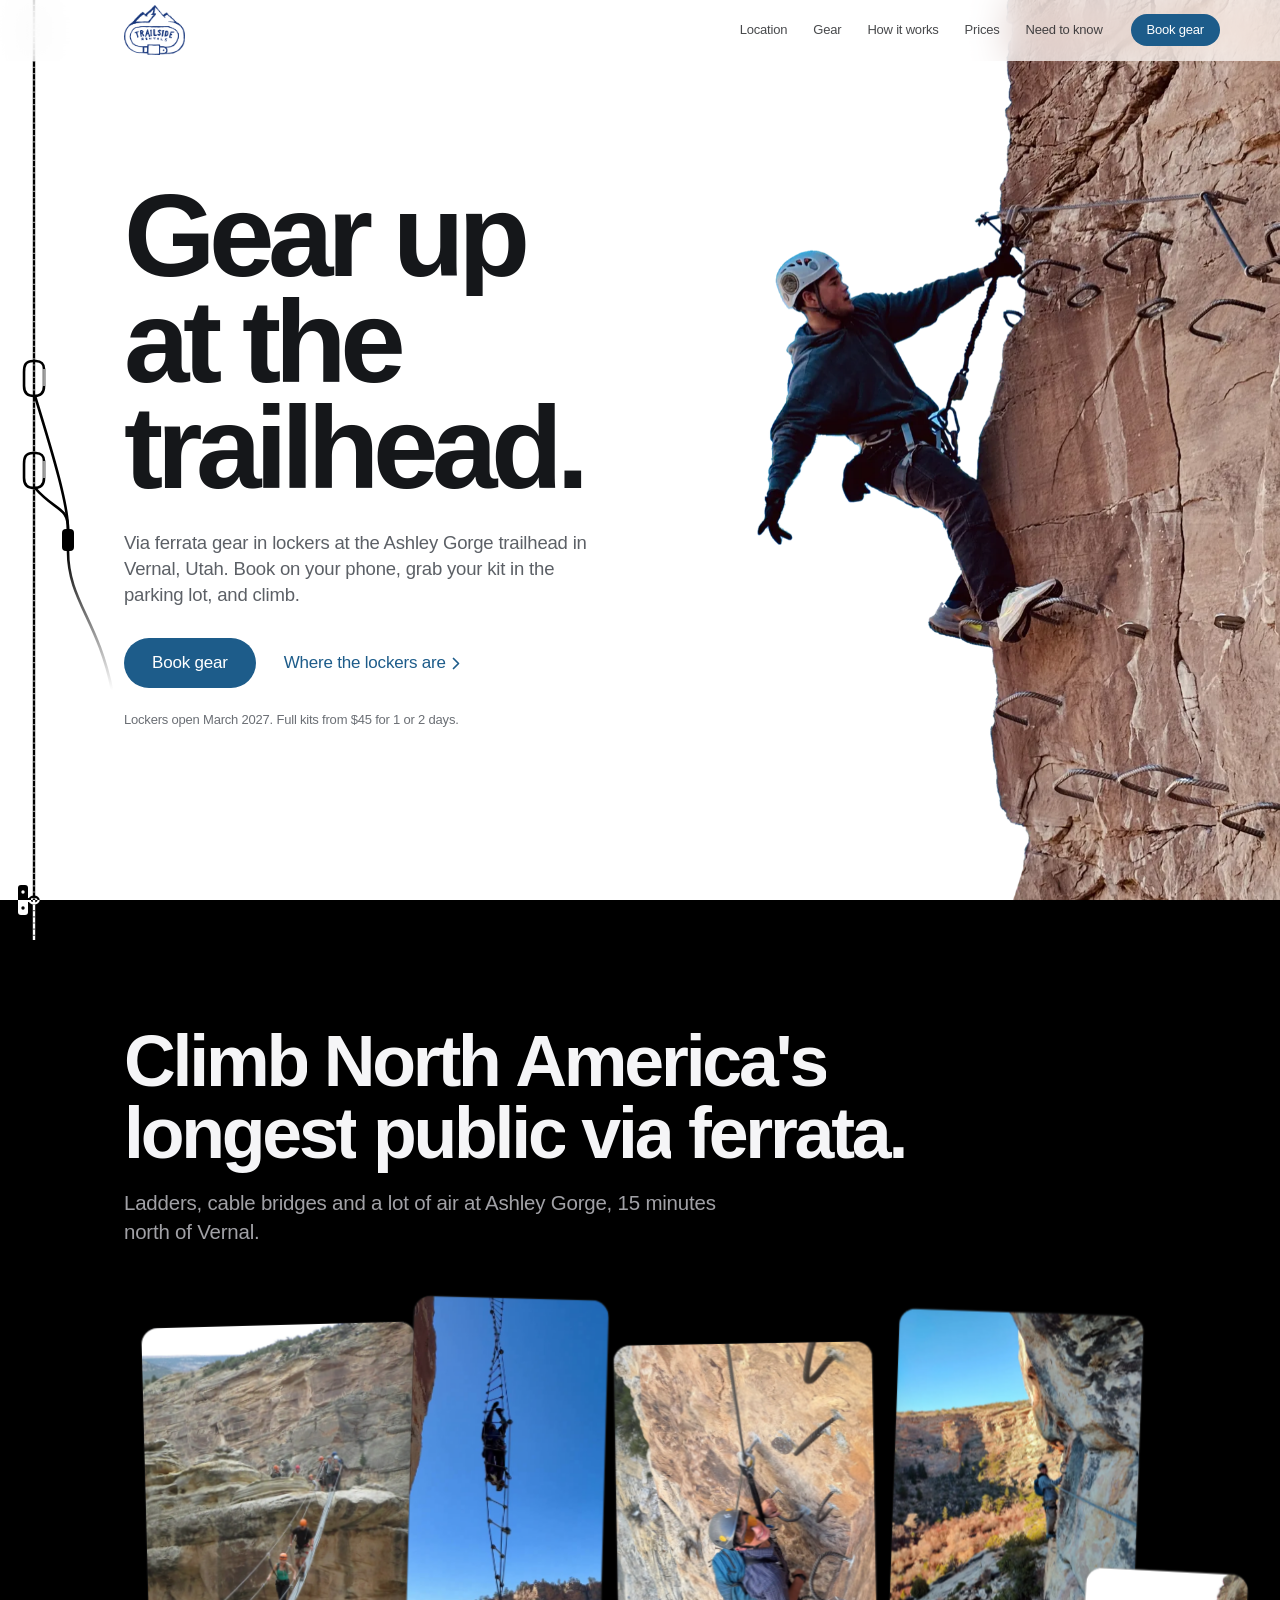
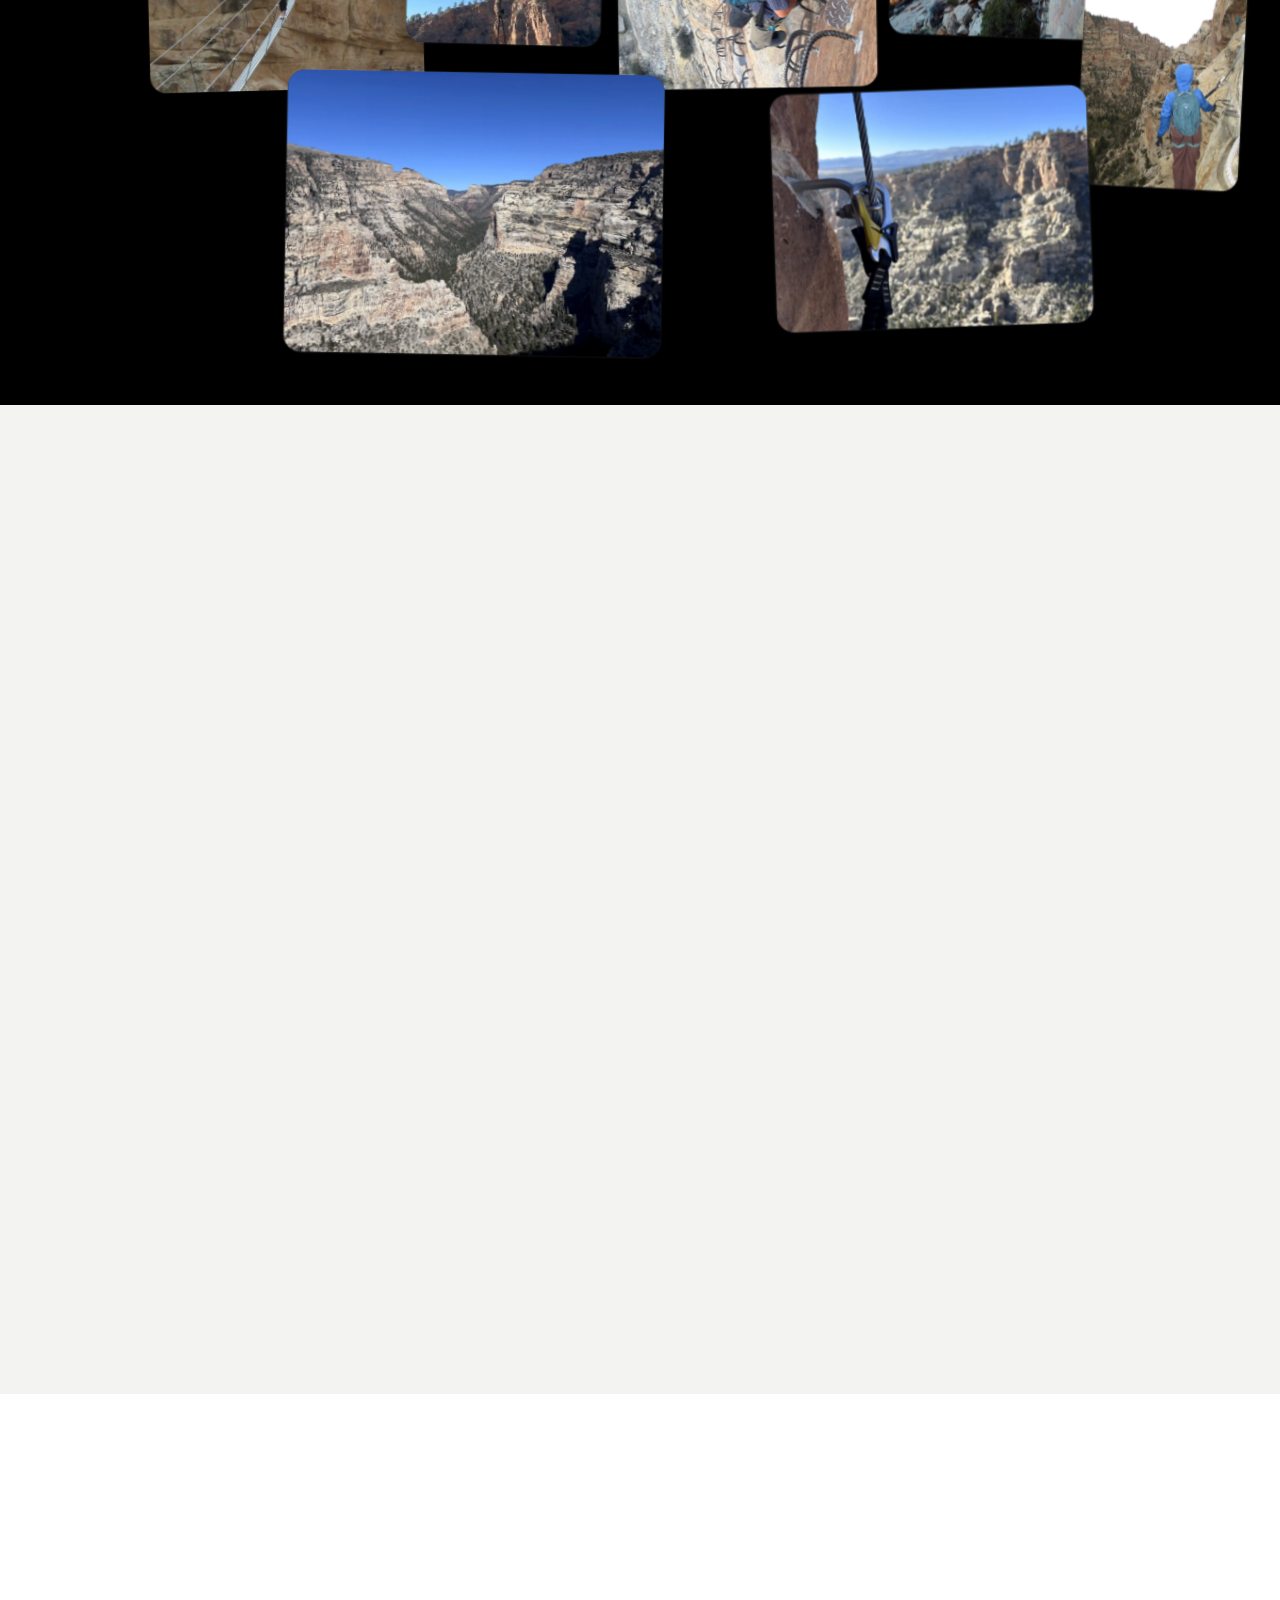
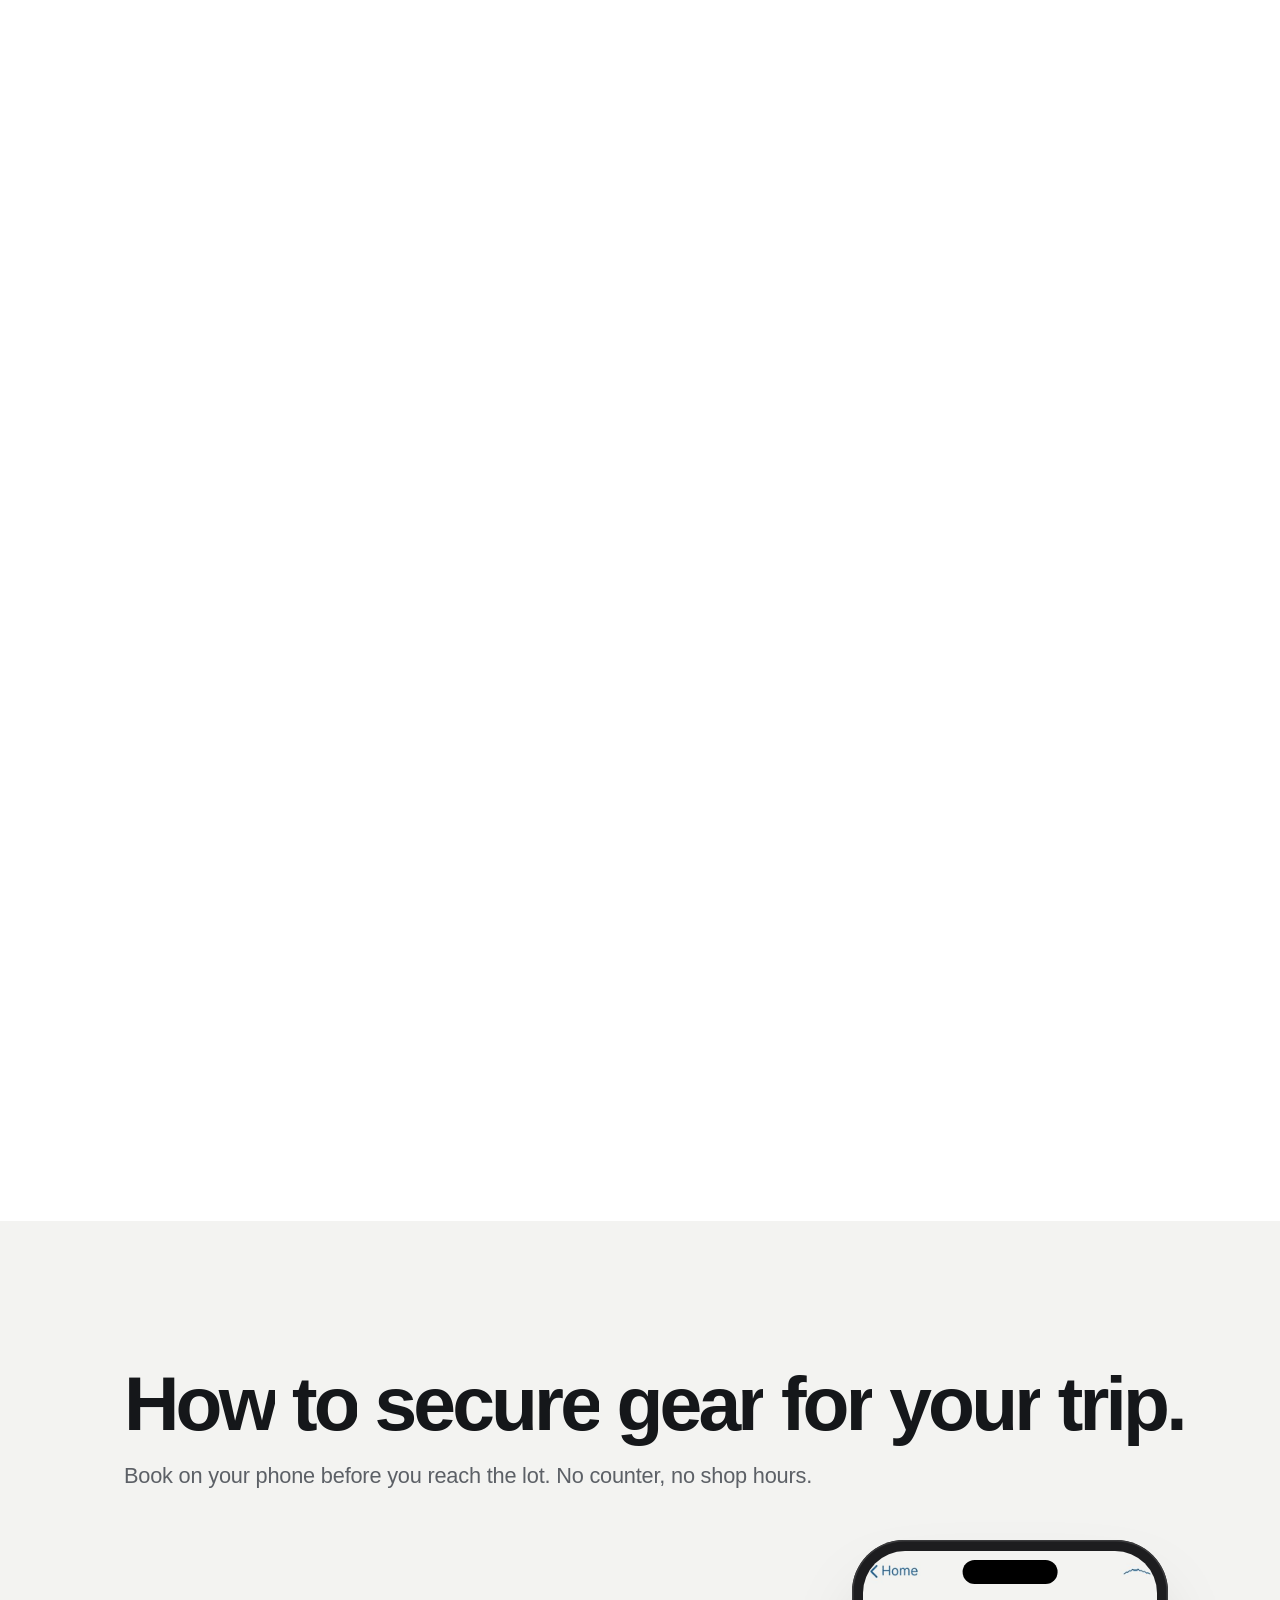
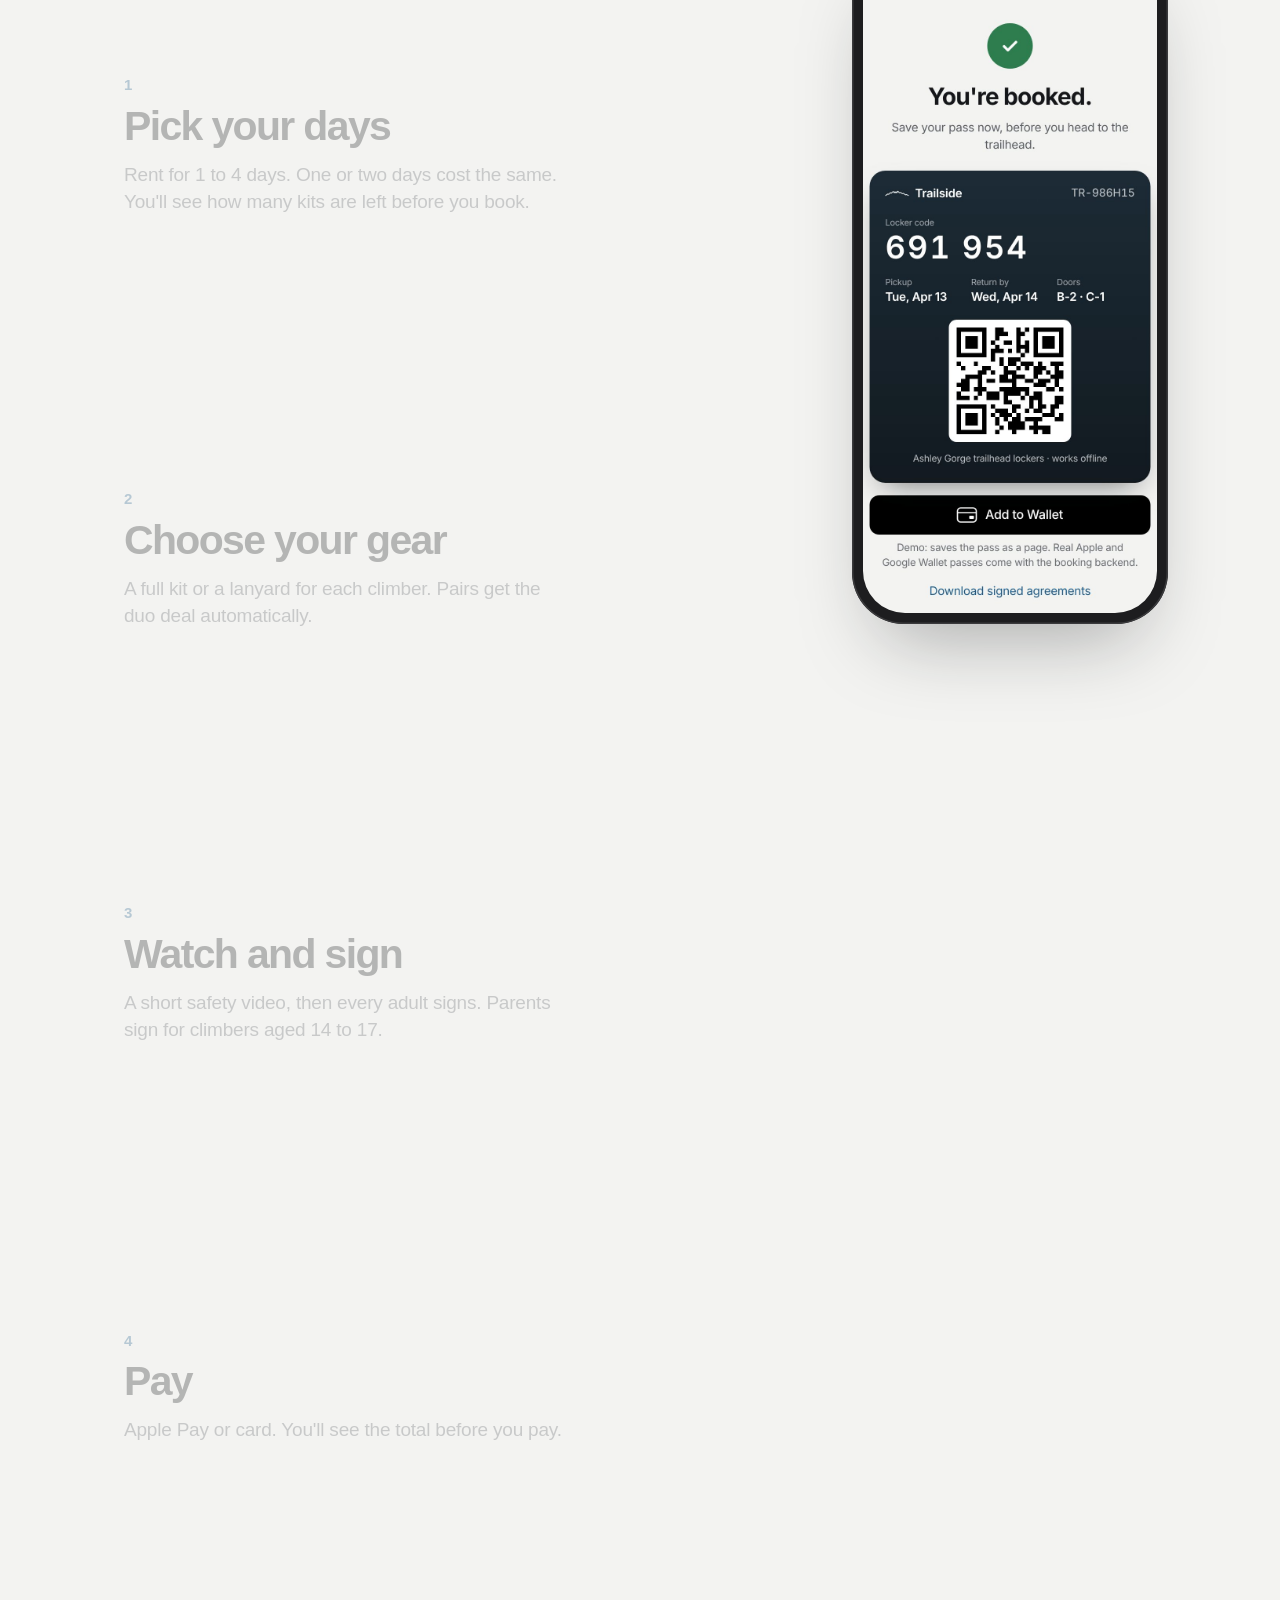
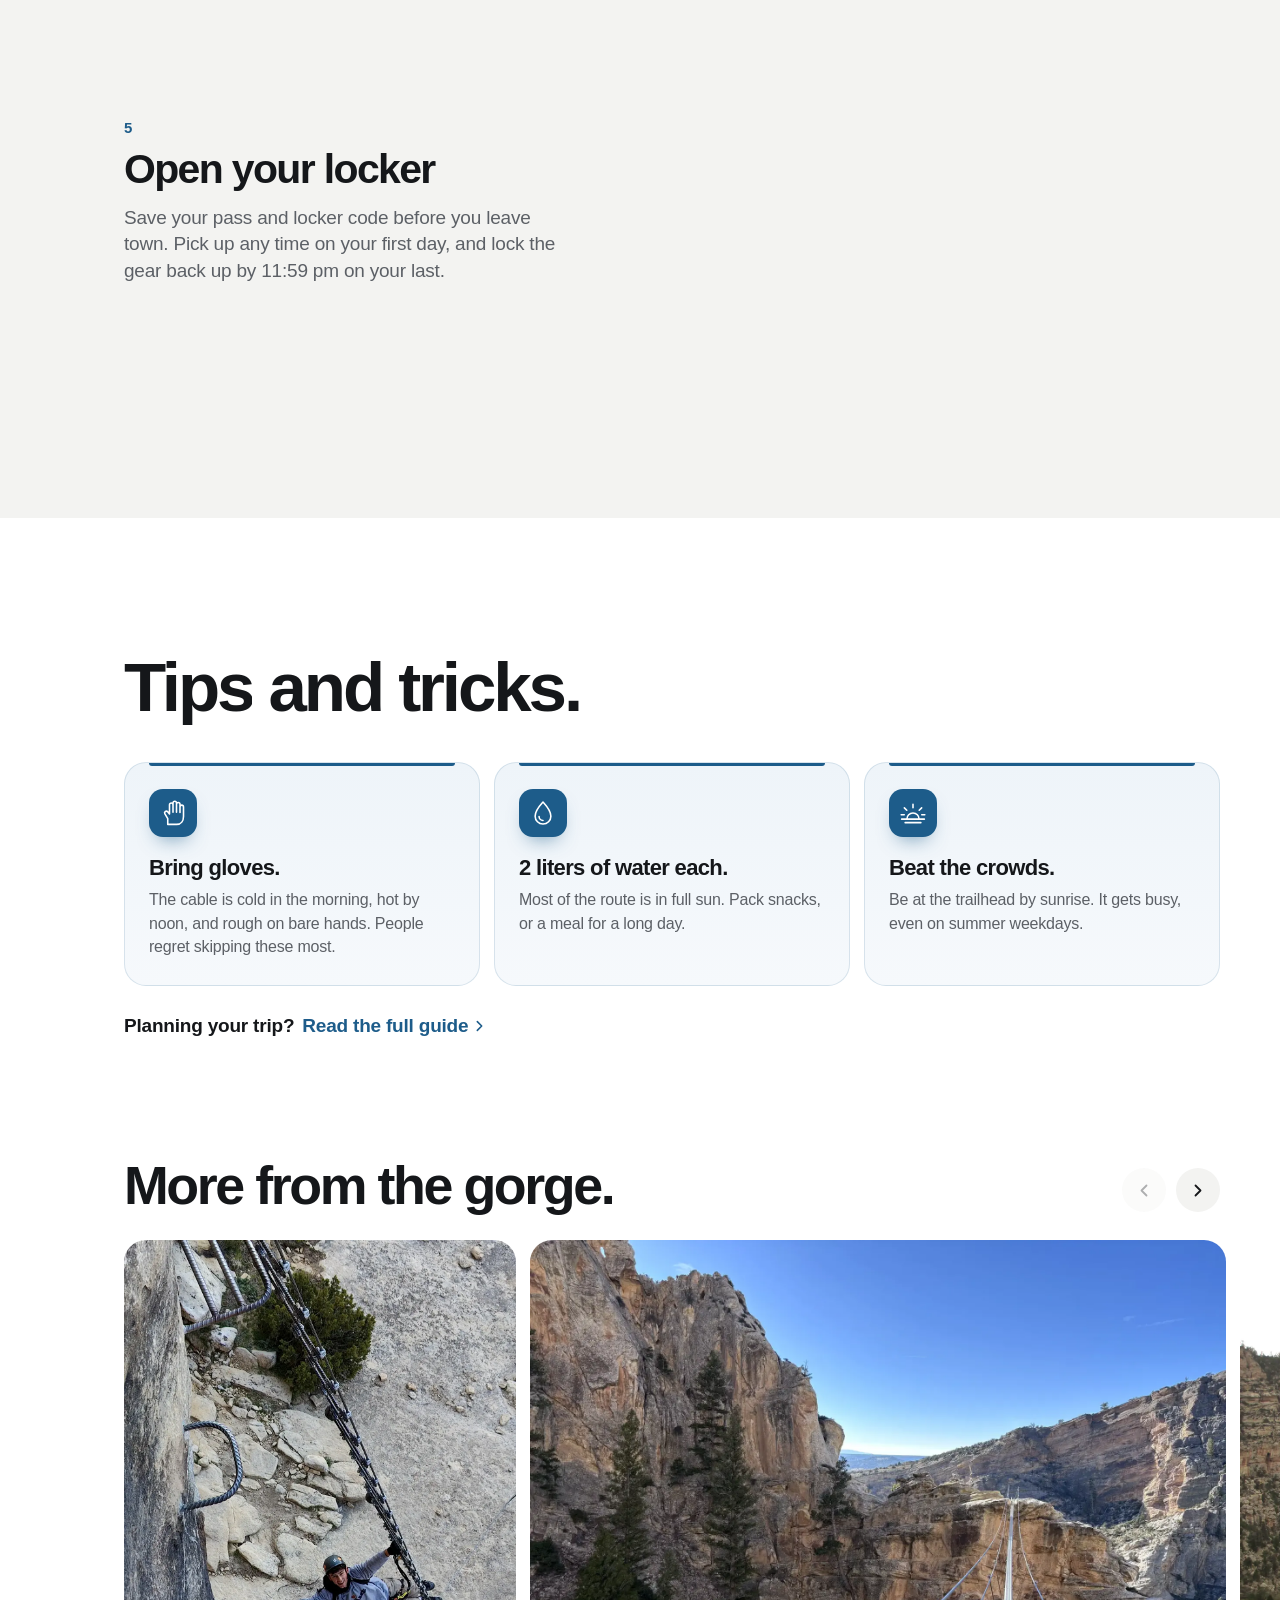
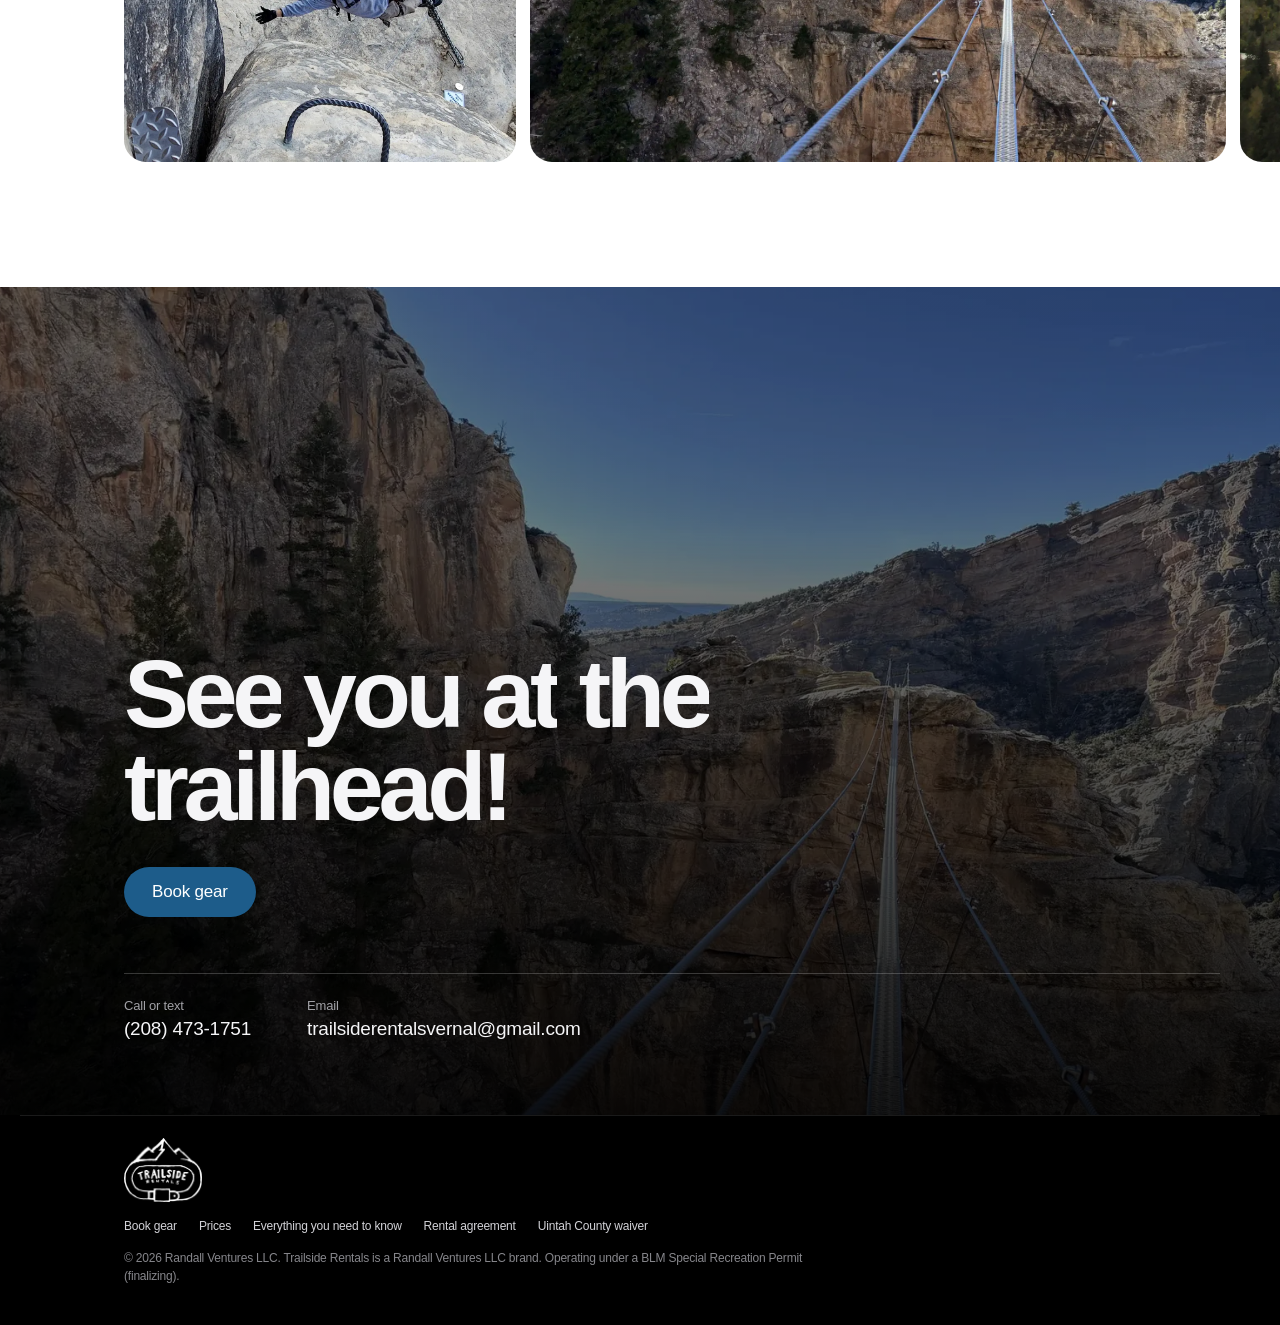
<file: ridgeline-rentals-web/index.html>
<!DOCTYPE html>
<html lang="en">
<head>
  <meta charset="UTF-8" />
  <meta name="viewport" content="width=device-width, initial-scale=1, viewport-fit=cover" />
  <title>Trailside Rentals | Via Ferrata Gear at the Ashley Gorge Trailhead, Vernal, Utah</title>
  <meta name="description" content="Self-serve via ferrata gear lockers at the Ashley Gorge trailhead in Vernal, Utah. Book online, sign your agreement, and pick up your kit in the parking lot." />
  <meta name="theme-color" content="#FFFFFF" />
  <link rel="icon" href="favicon.ico" sizes="any" />
  <link rel="apple-touch-icon" href="apple-touch-icon.png" />
  <meta property="og:title" content="Trailside Rentals" />
  <meta property="og:description" content="Via ferrata gear lockers at the Ashley Gorge trailhead, Vernal, Utah." />
  <meta property="og:image" content="assets/photos/og-image.jpg" />
  <link rel="preload" as="image" href="assets/route/climber-cutout.webp" />
  <link rel="preconnect" href="https://fonts.googleapis.com" />
  <link rel="preconnect" href="https://fonts.gstatic.com" crossorigin />
  <link href="https://fonts.googleapis.com/css2?family=Oswald:wght@700&family=Work+Sans:wght@600&display=swap" rel="stylesheet" />
  <link rel="stylesheet" href="css/apple.css" />
  <link rel="stylesheet" href="css/home.css" />
</head>
<body class="h-page is-loading">
  <a class="h-skip" href="#main">Skip to content</a>

  <header class="h-nav" id="h-nav">
    <div class="h-nav__in">
      <a class="h-brand" href="index.html" aria-label="Trailside Rentals home">
        <img class="h-brand__logo h-brand__logo--ink" src="assets/logo/trailside-logo.png" width="640" height="525" alt="" />
        <img class="h-brand__logo h-brand__logo--white" src="assets/logo/trailside-logo-white.png" width="640" height="525" alt="" />
      </a>
      <nav class="h-links" aria-label="Main">
        <a href="#location">Location</a>
        <a href="#gear">Gear</a>
        <a href="#how-it-works">How it works</a>
        <a href="#prices">Prices</a>
        <a href="info.html">Need to know</a>
      </nav>
      <div class="h-nav__end">
        <a class="a-btn h-nav__book" href="book.html">Book gear</a>
        <button class="h-menu-btn" type="button" aria-expanded="false" aria-controls="h-menu" aria-label="Menu"><i></i><i></i></button>
      </div>
    </div>
    <div class="h-menu" id="h-menu" hidden>
      <a href="#location">Location</a>
      <a href="#gear">Gear</a>
      <a href="#how-it-works">How it works</a>
      <a href="#prices">Prices</a>
      <a href="info.html">Everything you need to know</a>
      <a href="agreement.html">Rental agreement</a>
    </div>
  </header>

  <!-- The cable down the left edge. Two carabiners ride it and pass each bolt one at a time. -->
  <div class="rail" aria-hidden="true">
    <svg id="rail" width="100%" height="100%">
      <defs>
        <linearGradient id="tether-fade" x1="0" y1="0" x2="0" y2="1"><stop offset="0" stop-color="#fff"/><stop offset="1" stop-color="#fff" stop-opacity="0"/></linearGradient>
      </defs>
      <g id="rail-root">
        <line id="cable" class="cable" x1="0" x2="0" y1="-20" y2="4000"/>
        <line id="cable-twist" class="cable-twist" x1="0" x2="0" y1="-20" y2="4000"/>
        <g id="bolts"></g>
        <path id="arm-a" class="arm"/>
        <path id="arm-b" class="arm"/>
        <path id="tether" class="tether"/>
        <g id="pouch"><rect x="-6" y="-11" width="12" height="22" rx="4" class="pouch"/></g>
        <g id="biner-a" class="biner"><g class="biner__swing"><path class="biner__body" d="M-1 -17 C -9 -17 -10 -12 -10 -6 L -10 8 C -10 15 -6 18 0 18 C 7 18 10 14 10 8 L 10 -9 C 10 -14 7 -17 2 -17 Z"/><path class="biner__gate" d="M10 -9 L 10 8"/></g></g>
        <g id="biner-b" class="biner"><g class="biner__swing"><path class="biner__body" d="M-1 -17 C -9 -17 -10 -12 -10 -6 L -10 8 C -10 15 -6 18 0 18 C 7 18 10 14 10 8 L 10 -9 C 10 -14 7 -17 2 -17 Z"/><path class="biner__gate" d="M10 -9 L 10 8"/></g></g>
      </g>
    </svg>
  </div>

  <main id="main">

    <!-- ============ cover ============ -->
    <section class="cover" data-pitch data-tone="light" aria-labelledby="cover-title">
      <div class="cover__wall" id="cover-wall">
        <picture>
          <source media="(max-width: 760px)" srcset="assets/route/climber-cutout-tall.webp" width="779" height="2260" />
          <img class="cover__climber" src="assets/route/climber-cutout.webp" width="779" height="1500"
             alt="A climber clipped into the steel cable, leaning out from a sandstone wall on the Ashley Gorge via ferrata" />
        </picture>
      </div>
      <div class="wrap cover__copy">
        <h1 class="cover__title" id="cover-title">
          <span class="line"><span>Gear up</span></span>
          <span class="line"><span>at the</span></span>
          <span class="line"><span>trailhead.</span></span>
        </h1>
        <p class="cover__lede">Via ferrata gear in lockers at the Ashley Gorge trailhead in Vernal, Utah. Book on your phone, grab your kit in the parking lot, and climb.</p>
        <div class="cover__bottom">
          <div class="cover__cta">
            <a class="a-btn" href="book.html">Book gear</a>
            <a class="h-link" href="#location">Where the lockers are <svg viewBox="0 0 8 13" aria-hidden="true"><path d="m1.5 1.5 5 5-5 5" fill="none" stroke="currentColor" stroke-width="1.7" stroke-linecap="round" stroke-linejoin="round"/></svg></a>
          </div>
          <p class="cover__note">Lockers open March 2027. Full kits from <span data-price="kit:1"></span> for 1 or 2 days.</p>
        </div>
      </div>
    </section>

    <!-- ============ collage ============ -->
    <section class="collage" data-pitch data-tone="dark" aria-labelledby="collage-title">
      <div class="wrap collage__head">
        <h2 class="collage__title" id="collage-title" data-split>Climb North America's longest public via ferrata.</h2>
        <p class="collage__sub" data-rise>Ladders, cable bridges and a lot of air at Ashley Gorge, 15 minutes north of Vernal.</p>
      </div>
      <div class="collage__stage" id="collage">
        <div class="collage__world" id="collage-world">
          <figure class="tile" style="--x:2%;--y:4%;--w:25%;--z:0;--r:-1.5deg;--mx:2%;--my:50%;--mw:44%;--mz:90;--mr:-1.5deg"><img src="assets/route/bridge-group.webp" alt="A group of climbers in helmets crossing a cable bridge between sandstone walls" loading="lazy" /></figure>
          <figure class="tile tile--video" style="--x:27%;--y:0%;--w:17%;--z:70;--r:1.5deg;--mx:4%;--my:0%;--mw:38%;--mz:60;--mr:-2deg"><video id="clip-video" muted playsinline loop preload="metadata" poster="assets/route/ladder-poster.jpg" aria-label="A climber going up a hanging ladder on the route"><source src="assets/route/ladder.mp4" type="video/mp4" /></video></figure>
          <figure class="tile" style="--x:45%;--y:7%;--w:23%;--z:40;--r:-1deg;--mx:44%;--my:4%;--mw:52%;--mz:30;--mr:2deg"><img src="assets/route/smile-ladder.webp" alt="A smiling climber looking up from the iron rungs, clipped to the cable" loading="lazy" /></figure>
          <figure class="tile" style="--x:70%;--y:2%;--w:22%;--z:20;--r:2deg;--mx:-99%;--my:0;--mw:0;--mz:0;--mr:0"><img src="assets/route/traverse-canyon.webp" alt="A climber on the cable, traversing a sandstone wall high above the canyon" loading="lazy" /></figure>
          <figure class="tile" style="--x:17%;--y:57%;--w:32%;--z:110;--r:1deg;--mx:-99%;--my:0;--mw:0;--mz:0;--mr:0"><img src="assets/route/summit-view.webp" alt="The view over Ashley Gorge from the top of the route" loading="lazy" /></figure>
          <figure class="tile" style="--x:58%;--y:58%;--w:26%;--z:160;--r:-2deg;--mx:49%;--my:63%;--mw:45%;--mz:120;--mr:2deg"><img src="assets/route/biner-cable.webp" alt="A carabiner clipped to the steel cable above the canyon" loading="lazy" /></figure>
          <figure class="tile" style="--x:85%;--y:42%;--w:14%;--z:90;--r:3deg;--mx:-99%;--my:0;--mw:0;--mz:0;--mr:0"><img src="assets/route/ledge-hiker.webp" alt="A climber in a blue jacket on a narrow ledge, clipped to the cable above the gorge" loading="lazy" /></figure>
        </div>
      </div>
    </section>

    <!-- ============ location ============ -->
    <section class="loc" id="location" data-pitch data-tone="gray" aria-labelledby="loc-title">
      <div class="wrap">
        <h2 class="loc__title" id="loc-title" data-split>Right in the parking lot.</h2>
        <p class="loc__sub" data-rise>The lockers sit at the Ashley Gorge trailhead, about 15 minutes north of Vernal. Park, grab your gear and start the approach. No stop in town.</p>
        <div class="loc__grid">
          <div class="loc__map" data-rise>
            <iframe id="map-frame" title="Map of the Ashley Gorge via ferrata trailhead" loading="lazy" referrerpolicy="no-referrer-when-downgrade"
              src="https://maps.google.com/maps?q=40.5689978,-109.6150586&amp;t=k&amp;z=16&amp;output=embed"
              data-trailhead="https://maps.google.com/maps?q=40.5689978,-109.6150586&amp;t=k&amp;z=16&amp;output=embed"
              data-vernal="https://maps.google.com/maps?q=40.5689978,-109.6150586&amp;t=m&amp;z=11&amp;output=embed"></iframe>
            <div class="loc__seg"><div class="seg" role="group" aria-label="Map view"><button type="button" data-map="trailhead" aria-pressed="true">Trailhead</button><button type="button" data-map="vernal" aria-pressed="false">From Vernal</button></div></div>
          </div>
          <div class="loc__info" data-rise>
            <div class="g">
              <div class="cell"><span class="lbl"><small>Trailhead</small><b>7810 N Ashley Springs Rd<br>Vernal, UT 84078</b></span></div>
              <div class="cell"><span class="lbl"><small>Lockers</small><b>Trailhead parking lot, open 24/7</b></span></div>
              <div class="cell"><span class="lbl"><small>Cell service</small><b>Verizon and T-Mobile work. AT&amp;T is spotty.</b></span></div>
            </div>
            <p class="g-foot">Have your locker code and QR pass ready before you leave town.</p>
            <a class="a-btn loc__btn" href="https://www.google.com/maps/dir/?api=1&amp;destination=40.5689978,-109.6150586" target="_blank" rel="noopener">Get directions</a>
          </div>
        </div>
      </div>
    </section>

    <!-- ============ the kit ============ -->
    <section class="kit" id="gear" data-pitch data-tone="light" aria-labelledby="kit-title">
      <div class="wrap">
        <h2 class="kit__title" id="kit-title" data-split>What the kit includes.</h2>
        <p class="kit__sub" data-rise>Certified gear, inspected between every rental.</p>
        <div class="parts">
          <figure class="part" data-rise><div class="part__img"><img src="assets/gear/helmet.png" alt="Blue climbing helmet" loading="lazy" /></div><figcaption><b>Helmet</b><span>UIAA and EN 12492 certified</span></figcaption></figure>
          <figure class="part" data-rise><div class="part__img"><img src="assets/gear/harness.png" alt="Climbing harness with adjustable leg loops" loading="lazy" /></div><figcaption><b>Harness</b><span>UIAA and EN 12277, adjustable leg loops</span></figcaption></figure>
          <figure class="part" data-rise><div class="part__img"><img src="assets/gear/lanyard.png" alt="Via ferrata lanyard with two carabiners and an energy absorber" loading="lazy" /></div><figcaption><b>Via ferrata lanyard</b><span>Two arms and an energy absorber</span></figcaption></figure>
        </div>
        <div class="prices" id="prices" data-rise>
          <a class="price" href="book.html"><b>Full kit</b><span>Helmet, harness and lanyard</span><p><em data-price="kit:1"></em><small>1 or 2 days</small></p><small class="price__x">+<i data-extra="kit"></i> per extra day</small><span class="price__go">Book <svg viewBox="0 0 8 13" aria-hidden="true"><path d="m1.5 1.5 5 5-5 5" fill="none" stroke="currentColor" stroke-width="1.8" stroke-linecap="round" stroke-linejoin="round"/></svg></span></a>
          <a class="price" href="book.html"><b>Lanyard only</b><span>Bring your own helmet and harness</span><p><em data-price="lanyard:1"></em><small>1 or 2 days</small></p><small class="price__x">+<i data-extra="lanyard"></i> per extra day</small><span class="price__go">Book <svg viewBox="0 0 8 13" aria-hidden="true"><path d="m1.5 1.5 5 5-5 5" fill="none" stroke="currentColor" stroke-width="1.8" stroke-linecap="round" stroke-linejoin="round"/></svg></span></a>
          <a class="price" href="book.html"><b>Helmet</b><span>Add one if you're missing it</span><p><em data-price="helmet:1"></em><small>1 or 2 days</small></p><small class="price__x">+<i data-extra="helmet"></i> per extra day</small><span class="price__go">Book <svg viewBox="0 0 8 13" aria-hidden="true"><path d="m1.5 1.5 5 5-5 5" fill="none" stroke="currentColor" stroke-width="1.8" stroke-linecap="round" stroke-linejoin="round"/></svg></span></a>
          <a class="price" href="book.html"><b>Harness</b><span>Add one if you're missing it</span><p><em data-price="harness:1"></em><small>1 or 2 days</small></p><small class="price__x">+<i data-extra="harness"></i> per extra day</small><span class="price__go">Book <svg viewBox="0 0 8 13" aria-hidden="true"><path d="m1.5 1.5 5 5-5 5" fill="none" stroke="currentColor" stroke-width="1.8" stroke-linecap="round" stroke-linejoin="round"/></svg></span></a>
        </div>
        <a class="duo" href="book.html" data-rise>
          <div class="duo__lead"><h3>Duo deal.</h3><p>Climbing with someone? Every pair saves $10, up to two pairs per booking.</p></div>
          <dl class="duo__deals">
            <div><dt>2 full kits</dt><dd>$80</dd></div>
            <div><dt>Kit + lanyard</dt><dd>$65</dd></div>
            <div><dt>2 lanyards</dt><dd>$50</dd></div>
          </dl>
          <span class="duo__go">Book a pair <svg viewBox="0 0 8 13" aria-hidden="true"><path d="m1.5 1.5 5 5-5 5" fill="none" stroke="currentColor" stroke-width="1.8" stroke-linecap="round" stroke-linejoin="round"/></svg></span>
        </a>
        <div class="kit__more" data-rise>
          <div class="reqs" aria-labelledby="reqs-t">
            <h3 id="reqs-t">Requirements to rent</h3>
            <ul>
              <li><b>90–265 lb</b><span>climber weight</span></li>
              <li><b>62 in</b><span>reach from the ground</span></li>
              <li><b>18+</b><span>to rent</span></li>
              <li><b>14+</b><span>to climb, with a parent</span></li>
            </ul>
          </div>
          <div class="kit__cta">
            <a class="a-btn" href="book.html">Book gear</a>
            <p>Rent up to 4 days. Choose Gear Protection (free cancellation until day one) or a card hold of up to $250. <a href="info.html#rental">Rental details</a></p>
          </div>
        </div>
      </div>
    </section>

    <!-- ============ how it works ============ -->
    <section class="how" id="how-it-works" data-pitch data-tone="gray" aria-labelledby="how-title">
      <div class="wrap">
        <h2 class="how__title" id="how-title" data-split>How to secure gear for your trip.</h2>
        <p class="how__sub" data-rise>Book on your phone before you reach the lot. No counter, no shop hours.</p>
        <div class="how__grid">
          <ol class="how__steps">
            <li class="how__step is-on" data-shot="0"><h3>Pick your days</h3><p>Rent for 1 to 4 days. One or two days cost the same. You'll see how many kits are left before you book.</p><img class="how__inline" src="assets/screens/1-dates.jpg" alt="" loading="lazy" /></li>
            <li class="how__step" data-shot="1"><h3>Choose your gear</h3><p>A full kit or a lanyard for each climber. Pairs get the duo deal automatically.</p><img class="how__inline" src="assets/screens/2-gear.jpg" alt="" loading="lazy" /></li>
            <li class="how__step" data-shot="2"><h3>Watch and sign</h3><p>A short safety video, then every adult signs. Parents sign for climbers aged 14 to 17.</p><img class="how__inline" src="assets/screens/3-sign.jpg" alt="" loading="lazy" /></li>
            <li class="how__step" data-shot="3"><h3>Pay</h3><p>Apple Pay or card. You'll see the total before you pay.</p><img class="how__inline" src="assets/screens/4-review.jpg" alt="" loading="lazy" /></li>
            <li class="how__step" data-shot="4"><h3>Open your locker</h3><p>Save your pass and locker code before you leave town. Pick up any time on your first day, and lock the gear back up by 11:59 pm on your last.</p><img class="how__inline" src="assets/screens/5-pass.jpg" alt="" loading="lazy" /></li>
          </ol>
          <div class="how__phone" aria-hidden="true">
            <div class="phone">
              <img class="phone__shot is-on" src="assets/screens/1-dates.jpg" alt="" />
              <img class="phone__shot" src="assets/screens/2-gear.jpg" alt="" loading="lazy" />
              <img class="phone__shot" src="assets/screens/3-sign.jpg" alt="" loading="lazy" />
              <img class="phone__shot" src="assets/screens/4-review.jpg" alt="" loading="lazy" />
              <img class="phone__shot" src="assets/screens/5-pass.jpg" alt="" loading="lazy" />
            </div>
          </div>
        </div>
      </div>
    </section>

    <!-- ============ need to know teaser ============ -->
    <section class="tips" data-pitch data-tone="light" aria-labelledby="tips-title">
      <div class="wrap">
        <h2 class="tips__title" id="tips-title" data-split>Tips and tricks.</h2>
        <div class="tips__grid">
          <div class="tip" data-rise><span class="tip__icon"><svg viewBox="0 0 32 32" aria-hidden="true"><path d="M10 29v-6.5L6.6 16.8a2 2 0 0 1 3.3-2.2L12 17V6.5a2 2 0 0 1 4 0V15V4.5a2 2 0 0 1 4 0V15V6a2 2 0 0 1 4 0v9.5V9a2 2 0 0 1 4 0v11c0 4.5-2.5 9-8 9Z"/></svg></span><h3>Bring gloves.</h3><p>The cable is cold in the morning, hot by noon, and rough on bare hands. People regret skipping these most.</p></div>
          <div class="tip" data-rise><span class="tip__icon"><svg viewBox="0 0 32 32" aria-hidden="true"><path d="M16 3.5S7 13.4 7 19.6a9 9 0 0 0 18 0C25 13.4 16 3.5 16 3.5Z"/><path d="M11.5 20a4.5 4.5 0 0 0 4.5 4.5"/></svg></span><h3>2 liters of water each.</h3><p>Most of the route is in full sun. Pack snacks, or a meal for a long day.</p></div>
          <div class="tip" data-rise><span class="tip__icon"><svg viewBox="0 0 32 32" aria-hidden="true"><path d="M3 23h26M7 27h18"/><path d="M9 23a7 7 0 0 1 14 0"/><path d="M16 6v4M6.1 10.1l2.8 2.8M25.9 10.1l-2.8 2.8M2.5 18H6M26 18h3.5"/></svg></span><h3>Beat the crowds.</h3><p>Be at the trailhead by sunrise. It gets busy, even on summer weekdays.</p></div>
        </div>
        <a class="tips__more" href="info.html" data-rise><span>Planning your trip?</span> Read the full guide <svg viewBox="0 0 8 13" aria-hidden="true"><path d="m1.5 1.5 5 5-5 5" fill="none" stroke="currentColor" stroke-width="1.8" stroke-linecap="round" stroke-linejoin="round"/></svg></a>
      </div>
    </section>

    <!-- ============ more from the gorge ============ -->
    <section class="gallery" data-pitch data-tone="light" aria-labelledby="gallery-title">
      <div class="wrap gallery__head">
        <h2 class="gallery__title" id="gallery-title">More from the gorge.</h2>
        <div class="gallery__nav"><button type="button" data-gal="-1" aria-label="Previous photos"><svg viewBox="0 0 8 13" aria-hidden="true"><path d="m6.5 1.5-5 5 5 5" fill="none" stroke="currentColor" stroke-width="1.8" stroke-linecap="round" stroke-linejoin="round"/></svg></button><button type="button" data-gal="1" aria-label="Next photos"><svg viewBox="0 0 8 13" aria-hidden="true"><path d="m1.5 1.5 5 5-5 5" fill="none" stroke="currentColor" stroke-width="1.8" stroke-linecap="round" stroke-linejoin="round"/></svg></button></div>
      </div>
      <div class="gallery__track" id="gallery-track" tabindex="0" aria-label="Photos from the route, scroll sideways">
        <figure><img src="assets/route/climber-chain.webp" alt="A climber reaching for an iron rung on a slab" loading="lazy" /></figure>
        <figure class="w"><img src="assets/route/bridge-wide.webp" alt="A suspension bridge crossing the gorge between pine trees" loading="lazy" /></figure>
        <figure><img src="assets/route/ledge-hiker.webp" alt="A climber in a blue jacket on a narrow ledge above the gorge" loading="lazy" /></figure>
        <figure><img src="assets/route/pillar.webp" alt="A cable running up a sandstone pillar" loading="lazy" /></figure>
        <figure><img src="assets/route/traverse-overhang.webp" alt="A climber moving under an overhang on the traverse" loading="lazy" /></figure>
        <figure class="w"><img src="assets/route/bridge-tree.webp" alt="A cable bridge with the gorge below" loading="lazy" /></figure>
        <figure><img src="assets/route/biner-close.webp" alt="Close-up of a carabiner on the cable" loading="lazy" /></figure>
        <figure><img src="assets/route/climber-helmet.webp" alt="A climber in a helmet pulling up between juniper trees" loading="lazy" /></figure>
        <figure><img src="assets/route/canyon-v.webp" alt="Looking up Ashley Gorge between tall sandstone walls" loading="lazy" /></figure>
        <figure class="w"><img src="assets/route/view-sun.webp" alt="Late sun over the Uinta Basin from the rim" loading="lazy" /></figure>
        <figure><img src="assets/route/ladder-sky.webp" alt="A climber silhouetted on a hanging ladder against blue sky" loading="lazy" /></figure>
        <figure><img src="assets/route/cable-edge.webp" alt="The cable running along a rock edge with the canyon below" loading="lazy" /></figure>
      </div>
    </section>

    <!-- ============ end ============ -->
    <section class="end" id="contact" data-pitch data-tone="dark" aria-labelledby="end-title">
      <img class="end__bg" src="assets/route/bridge-wide.webp" alt="" loading="lazy" />
      <div class="wrap end__in">
        <h2 class="end__title" id="end-title" data-split>See you at the trailhead!</h2>
        <a class="a-btn end__btn" href="book.html">Book gear</a>
        <div class="end__contact">
          <p><small>Call or text</small><a data-contact="phone" href="tel:+12084731751">(208) 473-1751</a></p>
          <p><small>Email</small><a data-contact="email" href="mailto:trailsiderentalsvernal@gmail.com">trailsiderentalsvernal@gmail.com</a></p>
        </div>
      </div>
    </section>
  </main>

  <footer class="h-foot">
    <div class="wrap h-foot__in">
      <img class="h-foot__logo h-foot__logo--white" src="assets/logo/trailside-logo-white.png" width="640" height="525" alt="Trailside Rentals" loading="lazy" />
      <img class="h-foot__logo h-foot__logo--ink" src="assets/logo/trailside-logo.png" width="640" height="525" alt="Trailside Rentals" loading="lazy" />
      <nav aria-label="Footer">
        <a href="book.html">Book gear</a><a href="#prices">Prices</a><a href="info.html">Everything you need to know</a><a href="agreement.html">Rental agreement</a><a href="https://www.ashleygorgeviaferrata.com/waiver" target="_blank" rel="noopener">Uintah County waiver</a>
      </nav>
      <p>© <span data-year>2026</span> Randall Ventures LLC. Trailside Rentals is a Randall Ventures LLC brand. Operating under a BLM Special Recreation Permit (finalizing).</p>
    </div>
  </footer>

  <script src="js/config.js"></script>
  <script src="js/home.js"></script>
</body>
</html>
</file>
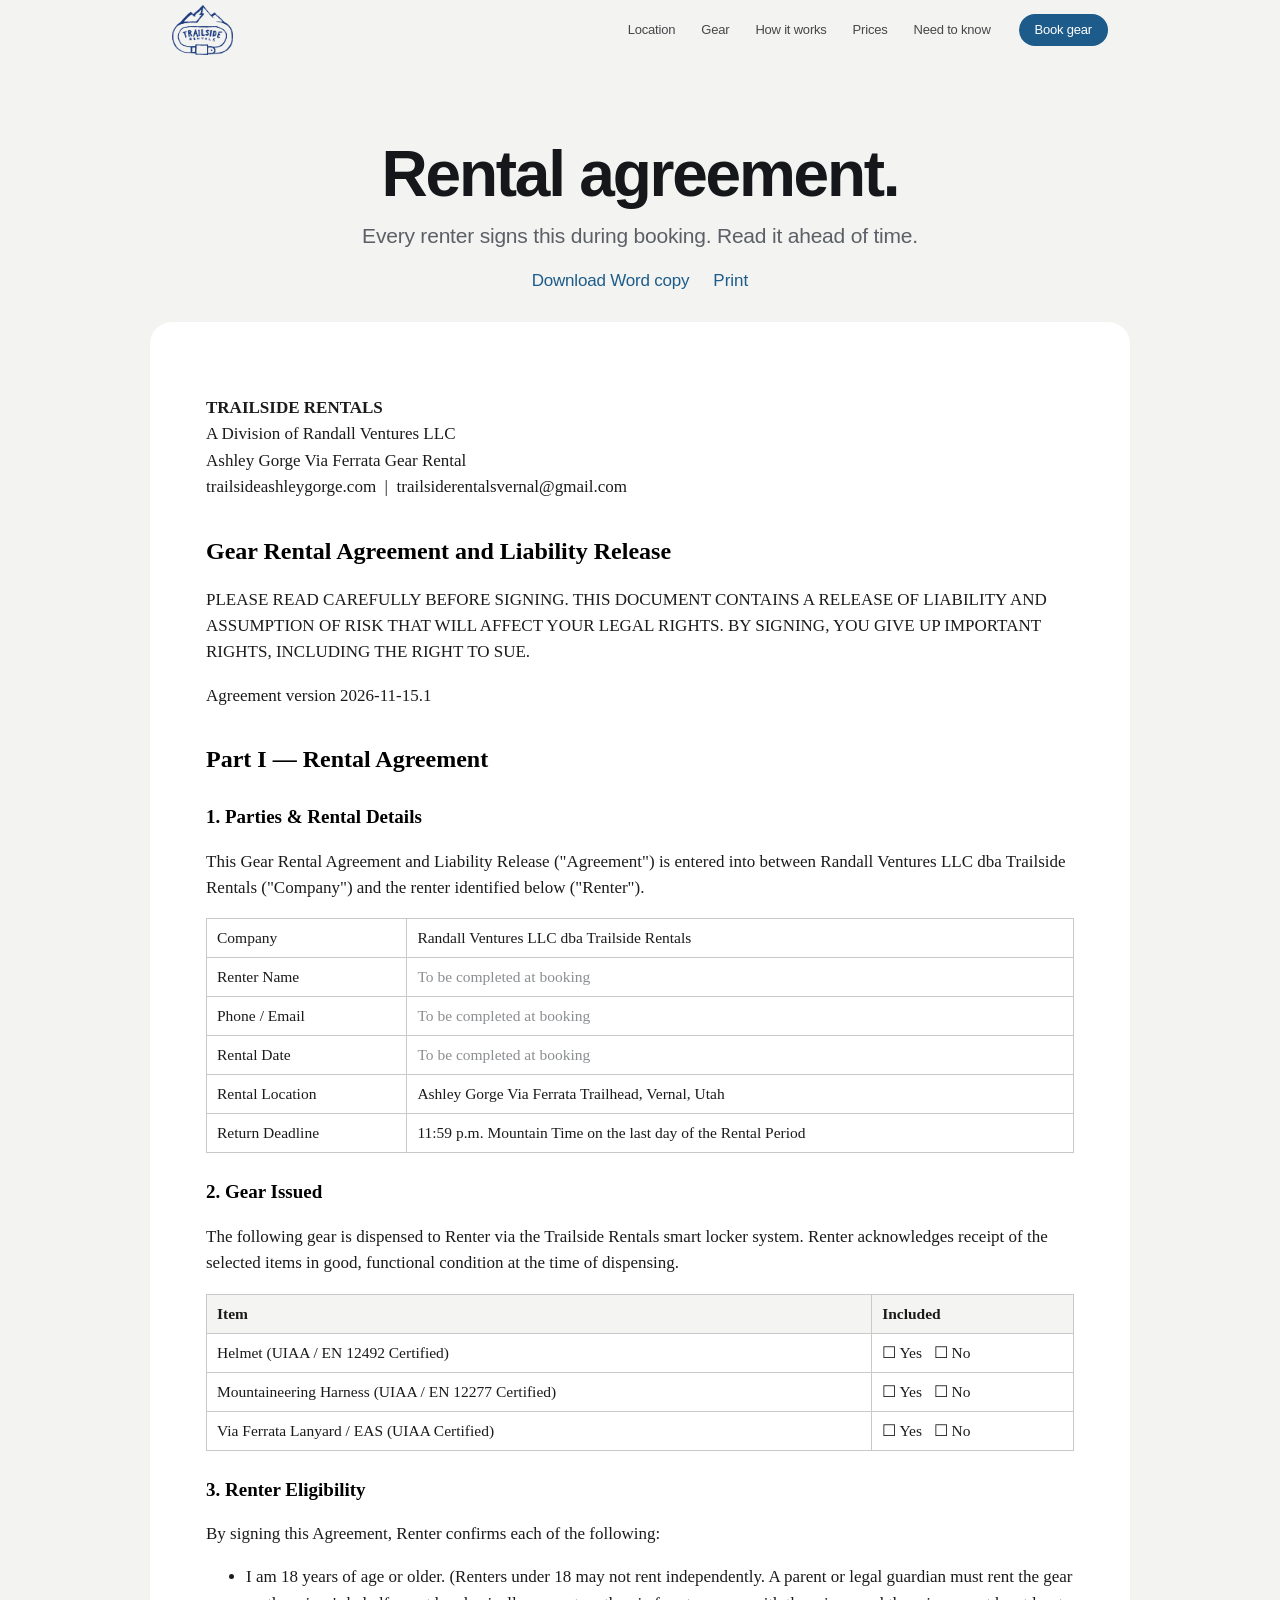
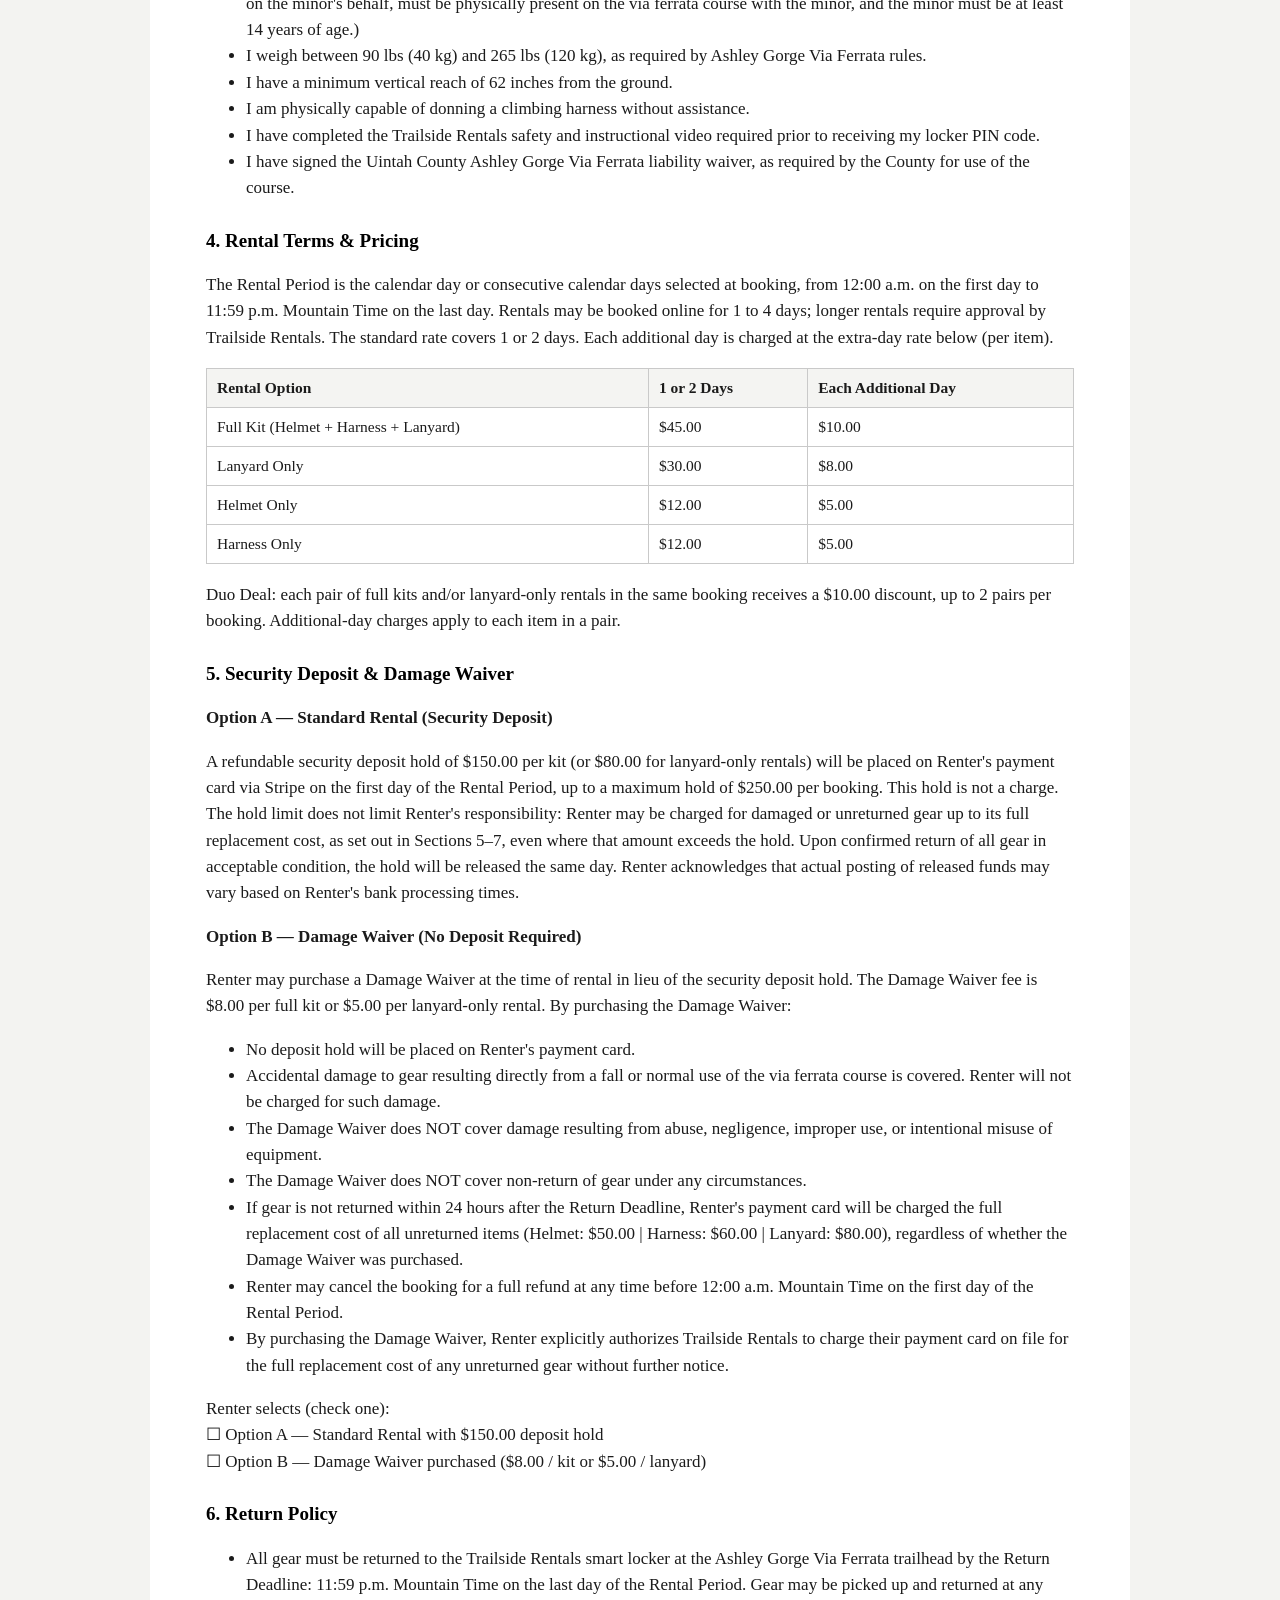
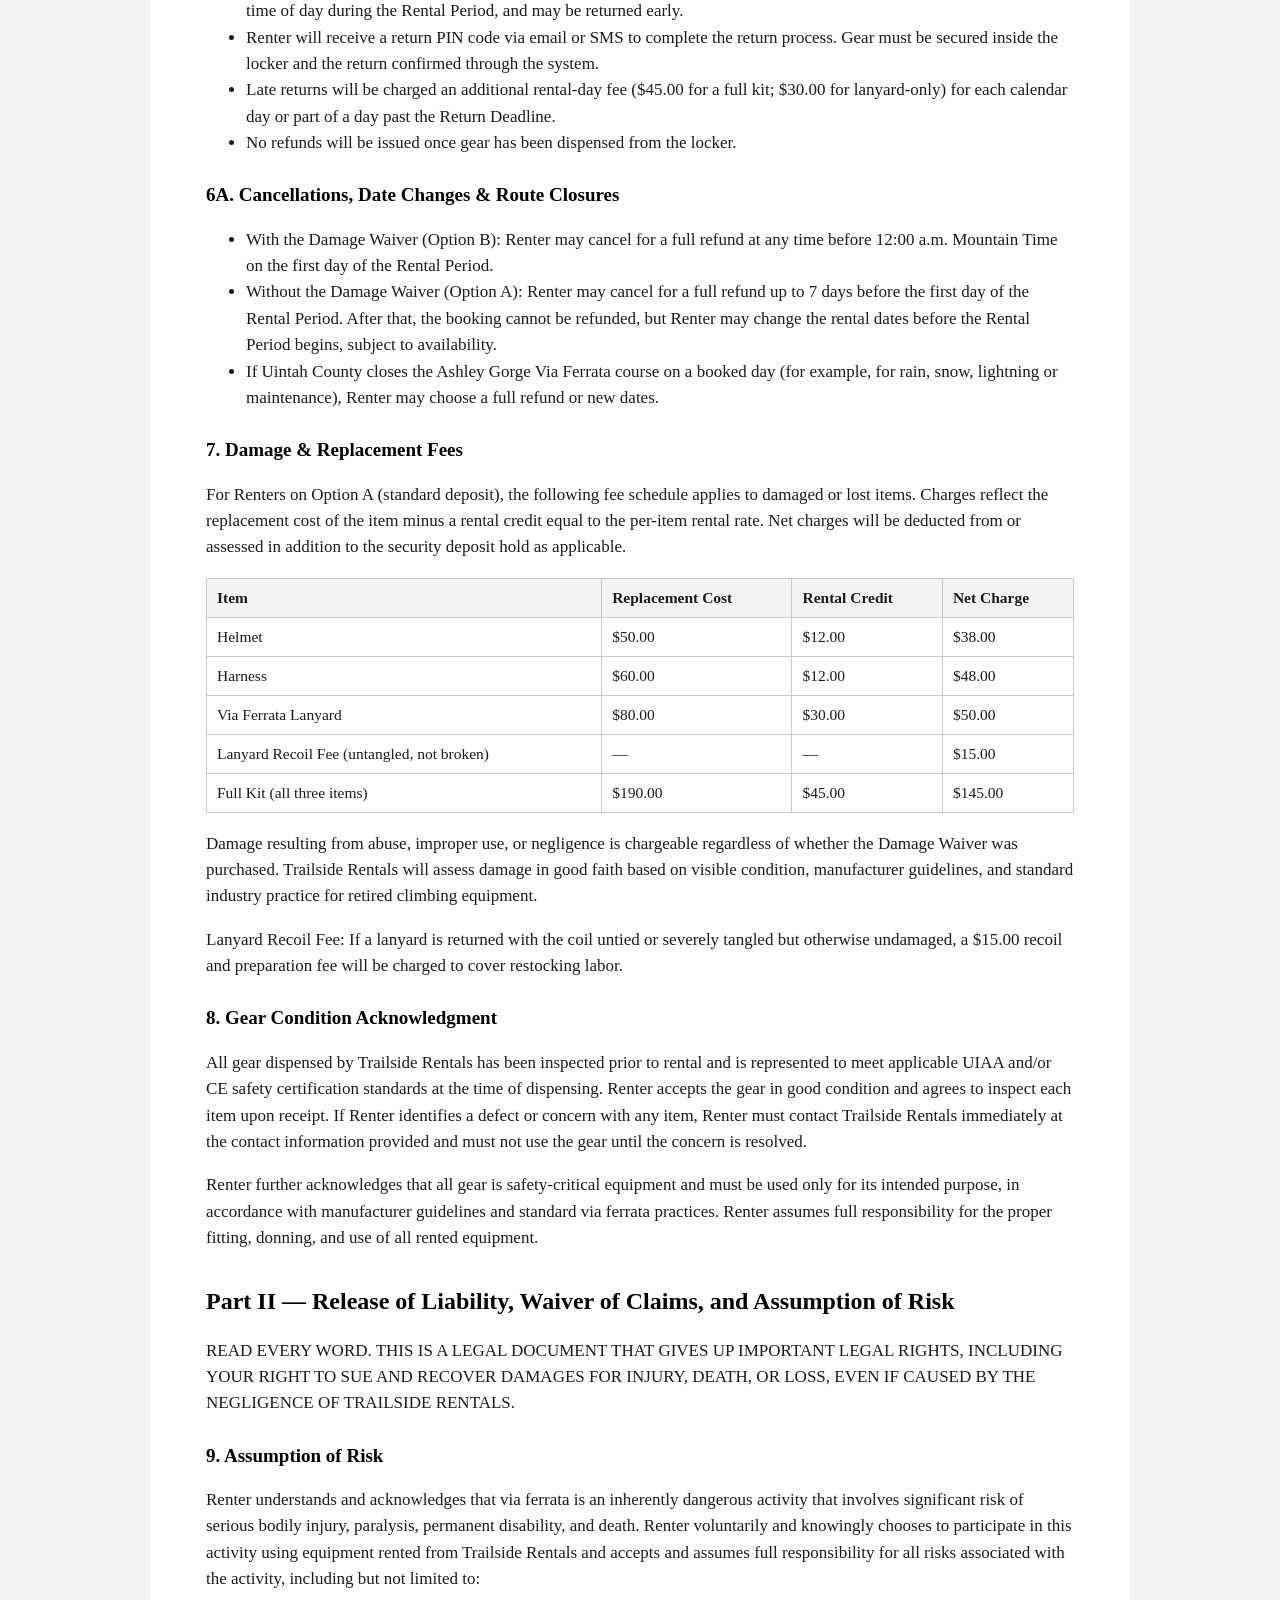
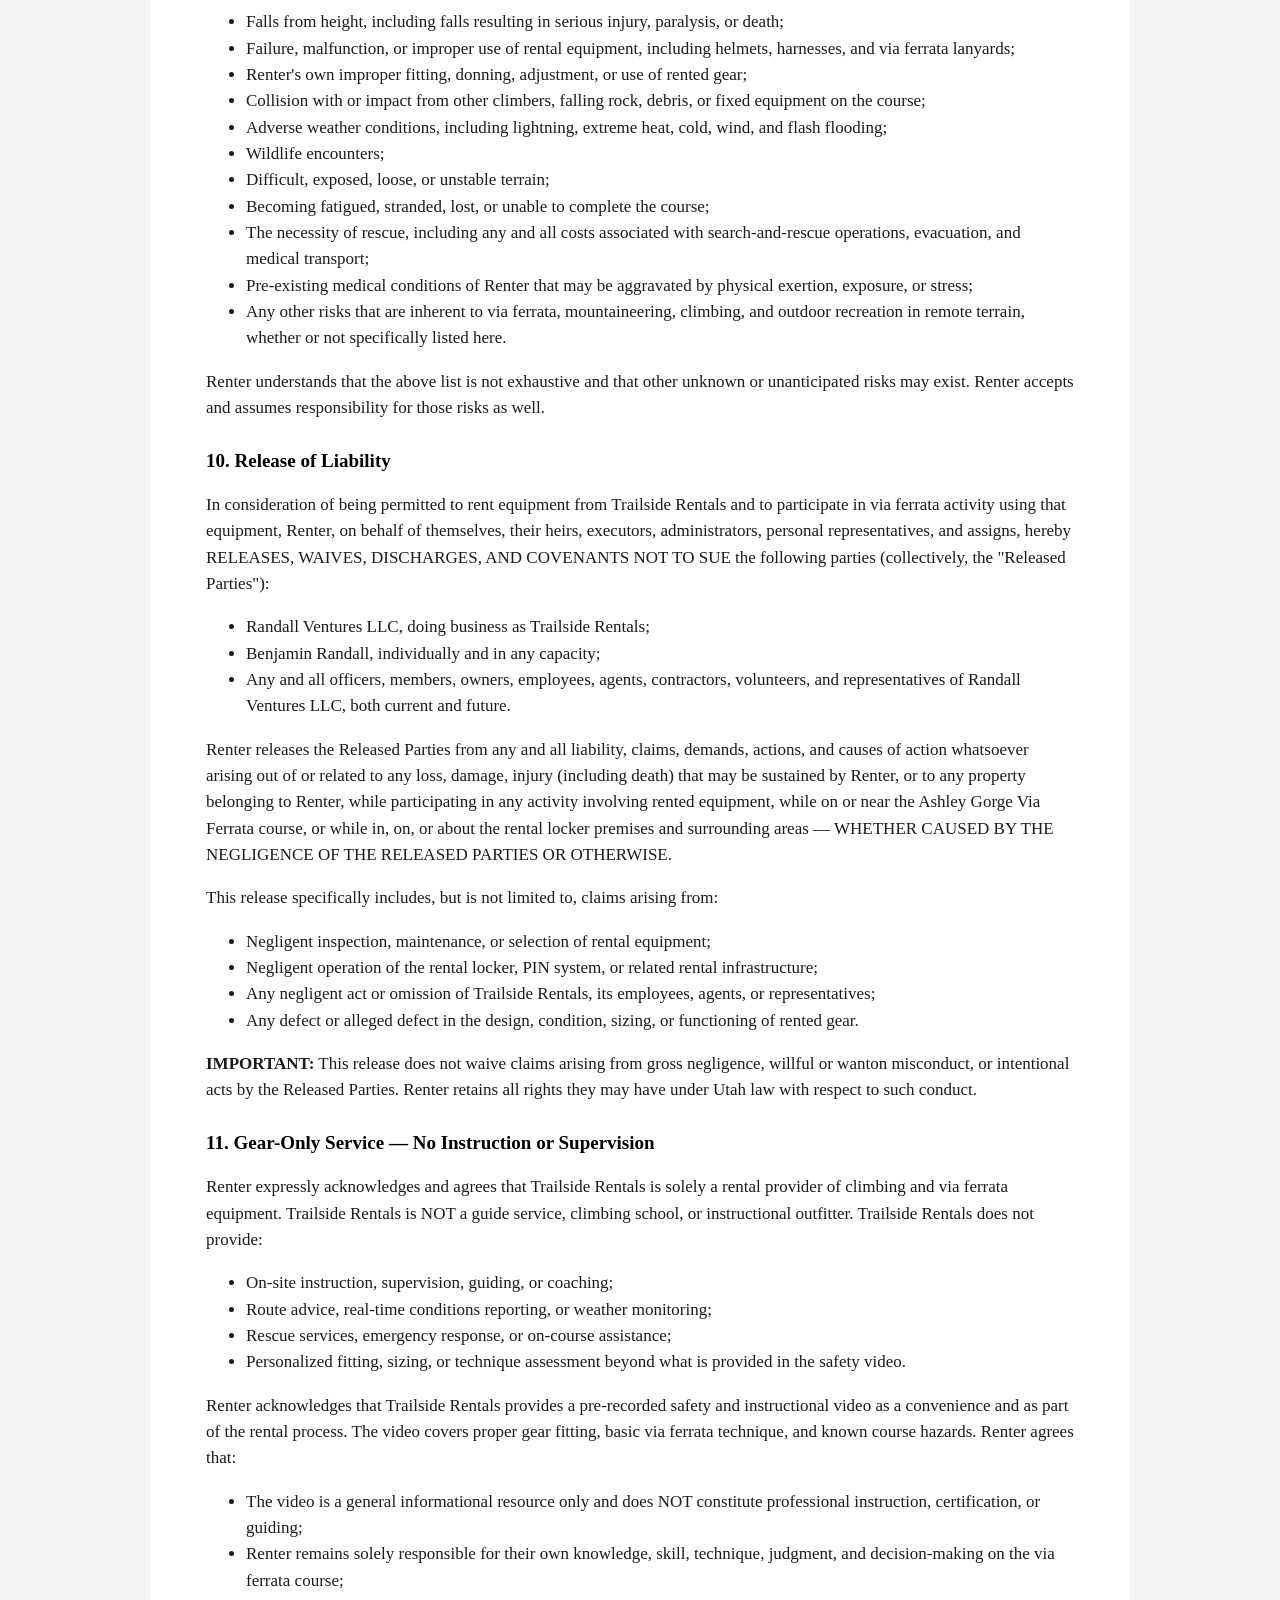
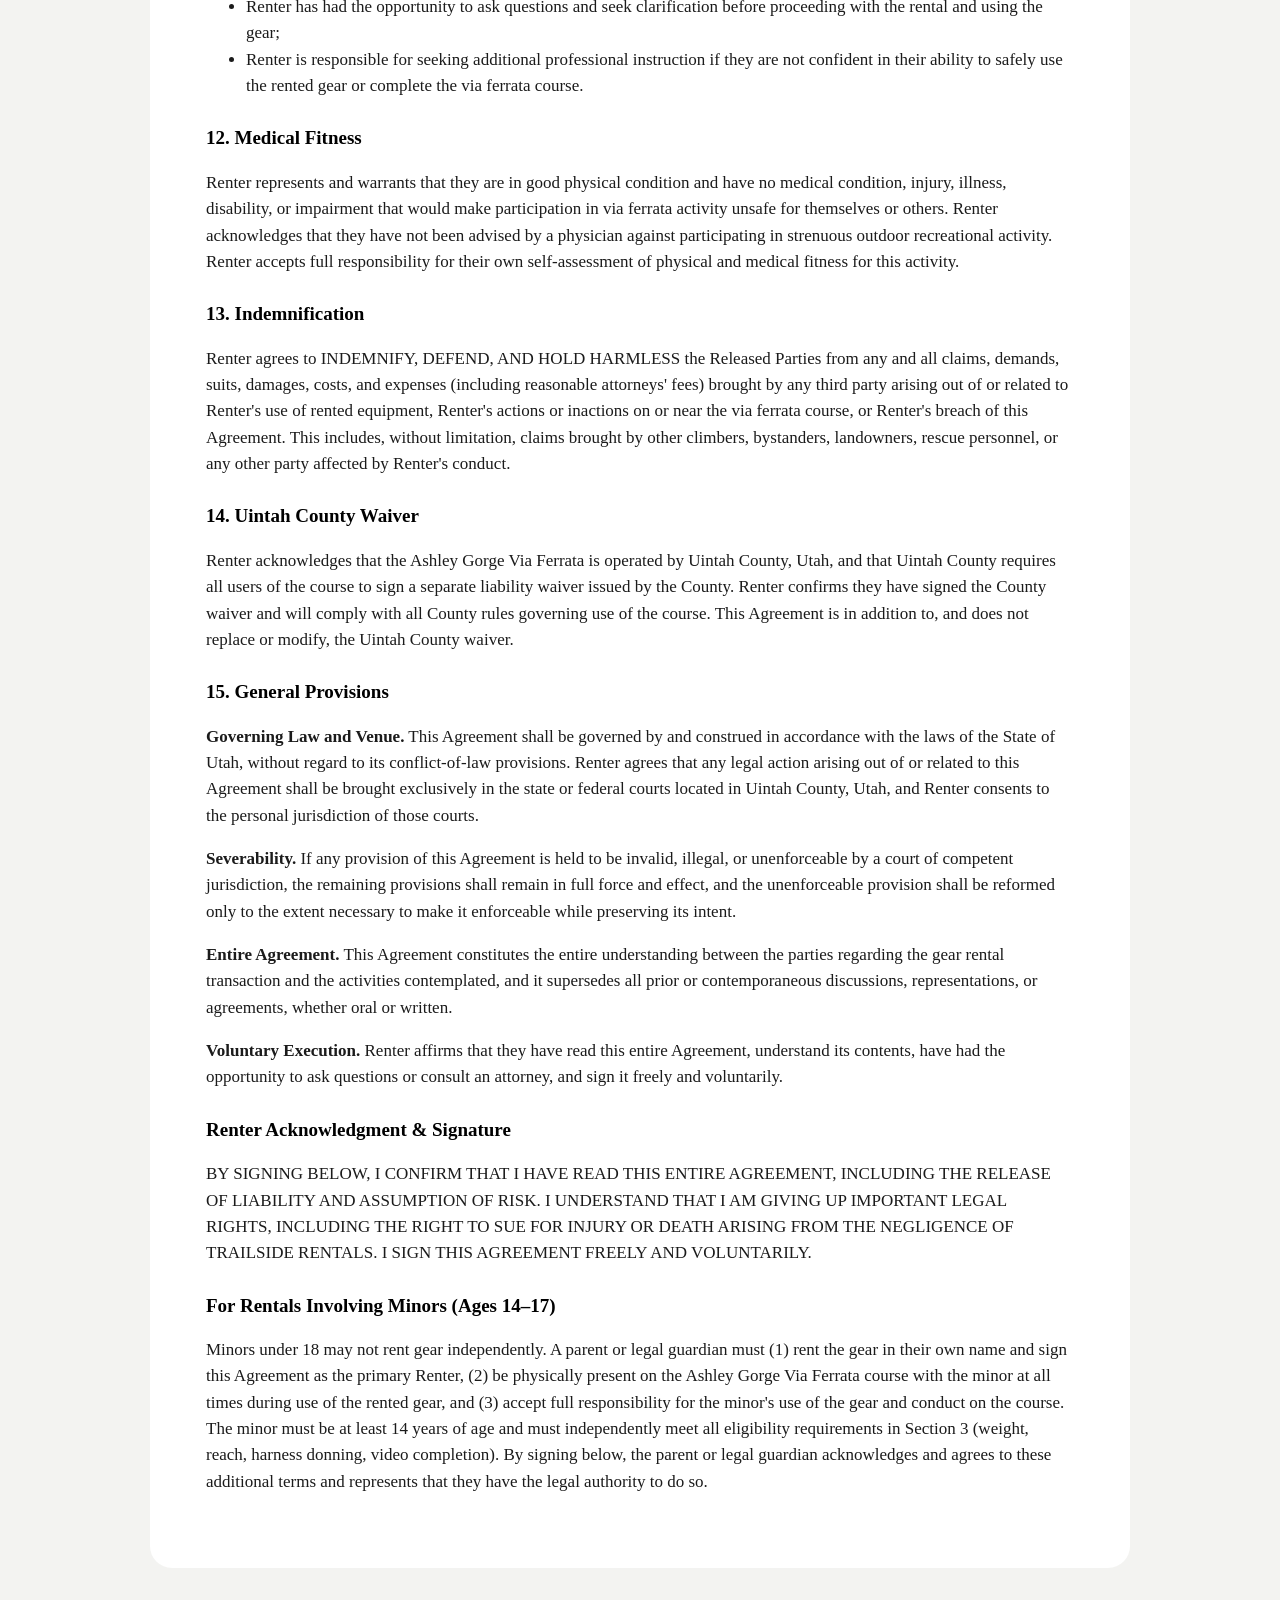
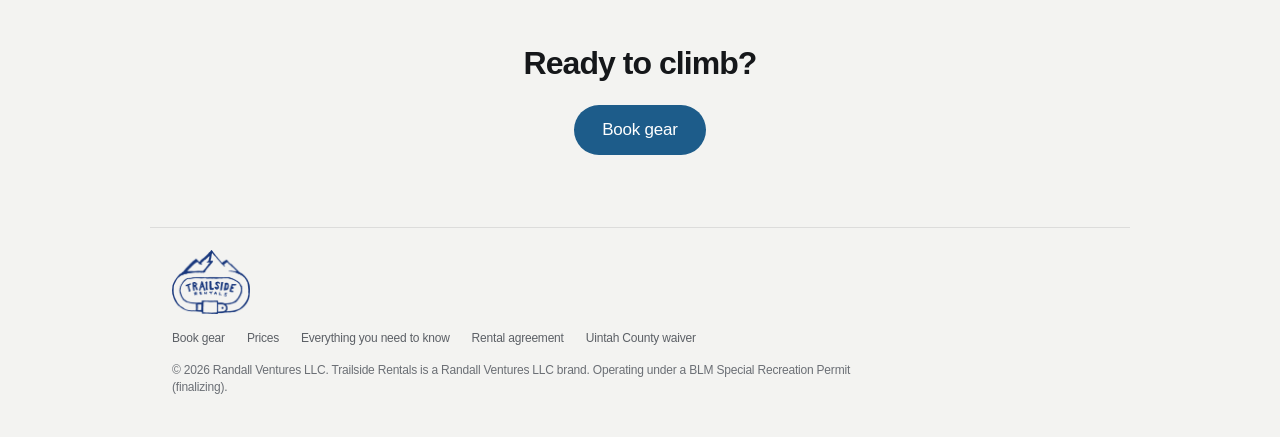
<file: ridgeline-rentals-web/agreement.html>
<!DOCTYPE html>
<html lang="en">
<head>
  <meta charset="UTF-8" />
  <meta name="viewport" content="width=device-width, initial-scale=1, viewport-fit=cover" />
  <title>Rental Agreement | Trailside Rentals</title>
  <meta name="description" content="Read the Trailside Rentals rental agreement and liability release before you book." />
  <meta name="theme-color" content="#F3F3F1" />
  <link rel="icon" href="favicon.ico" sizes="any" />
  <link rel="apple-touch-icon" href="apple-touch-icon.png" />
  <link rel="preconnect" href="https://fonts.googleapis.com" />
  <link rel="preconnect" href="https://fonts.gstatic.com" crossorigin />
  <link href="https://fonts.googleapis.com/css2?family=Oswald:wght@700&family=Work+Sans:wght@600&display=swap" rel="stylesheet" />
  <link rel="stylesheet" href="css/apple.css" />
  <link rel="stylesheet" href="css/home.css" />
</head>
<body class="h-page h-inner">
  <a class="h-skip" href="#main">Skip to content</a>
  <header class="h-nav" id="h-nav">
    <div class="h-nav__in">
      <a class="h-brand" href="index.html" aria-label="Trailside Rentals home">
        <img class="h-brand__logo h-brand__logo--ink" src="assets/logo/trailside-logo.png" width="640" height="525" alt="" />
        <img class="h-brand__logo h-brand__logo--white" src="assets/logo/trailside-logo-white.png" width="640" height="525" alt="" />
      </a>
      <nav class="h-links" aria-label="Main">
        <a href="index.html#location">Location</a>
        <a href="index.html#gear">Gear</a>
        <a href="index.html#how-it-works">How it works</a>
        <a href="index.html#prices">Prices</a>
        <a href="info.html">Need to know</a>
      </nav>
      <div class="h-nav__end">
        <a class="a-btn h-nav__book" href="book.html">Book gear</a>
        <button class="h-menu-btn" type="button" aria-expanded="false" aria-controls="h-menu" aria-label="Menu"><i></i><i></i></button>
      </div>
    </div>
    <div class="h-menu" id="h-menu" hidden>
      <a href="index.html#location">Location</a>
      <a href="index.html#gear">Gear</a>
      <a href="index.html#how-it-works">How it works</a>
      <a href="index.html#prices">Prices</a>
      <a href="info.html">Everything you need to know</a>
      <a href="agreement.html" aria-current="page">Rental agreement</a>
    </div>
  </header>
  <main id="main">
    <div class="a-wrap">
      <div class="a-hero">
        <h1>Rental agreement.</h1>
        <p>Every renter signs this during booking. Read it ahead of time.</p>
        <div class="a-links"><a href="assets/Trailside_Rentals_Rental_Agreement.docx" download>Download Word copy</a><button type="button" class="a-linkbtn" onclick="window.print()">Print</button></div>
      </div>
      <article class="a-doc" id="doc"></article>
      <div class="a-cta">
        <h2>Ready to climb?</h2>
        <a class="a-btn" href="book.html">Book gear</a>
      </div>
    </div>
  </main>
  <footer class="h-foot">
    <div class="wrap h-foot__in">
      <img class="h-foot__logo h-foot__logo--white" src="assets/logo/trailside-logo-white.png" width="640" height="525" alt="Trailside Rentals" loading="lazy" />
      <img class="h-foot__logo h-foot__logo--ink" src="assets/logo/trailside-logo.png" width="640" height="525" alt="Trailside Rentals" loading="lazy" />
      <nav aria-label="Footer">
        <a href="book.html">Book gear</a><a href="index.html#prices">Prices</a><a href="info.html">Everything you need to know</a><a href="agreement.html">Rental agreement</a><a href="https://www.ashleygorgeviaferrata.com/waiver" target="_blank" rel="noopener">Uintah County waiver</a>
      </nav>
      <p>© <span data-year>2026</span> Randall Ventures LLC. Trailside Rentals is a Randall Ventures LLC brand. Operating under a BLM Special Recreation Permit (finalizing).</p>
    </div>
  </footer>
  <script src="js/config.js"></script>
  <script src="js/agreement.js"></script>
  <script src="js/inner.js"></script>
  <script>document.getElementById("doc").innerHTML = window.TrailsideAgreement.render();</script>
</body>
</html>
</file>
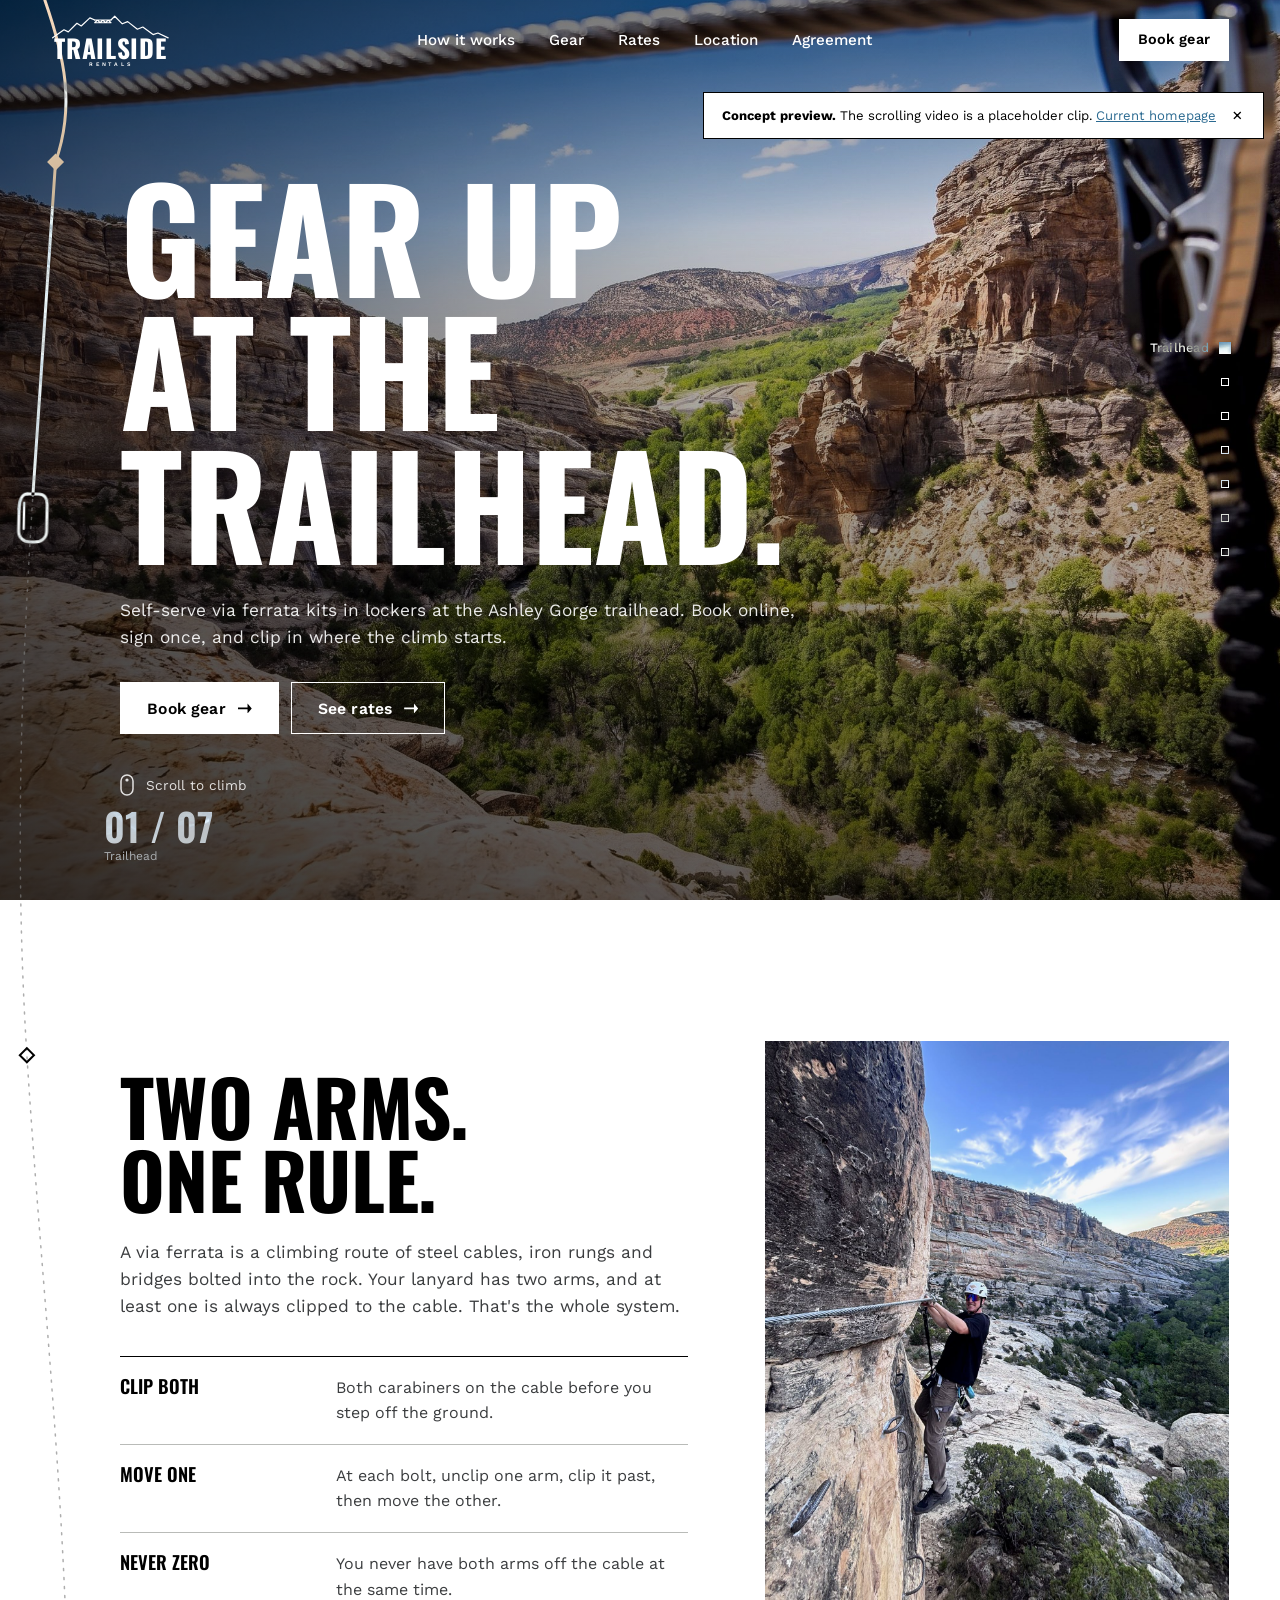
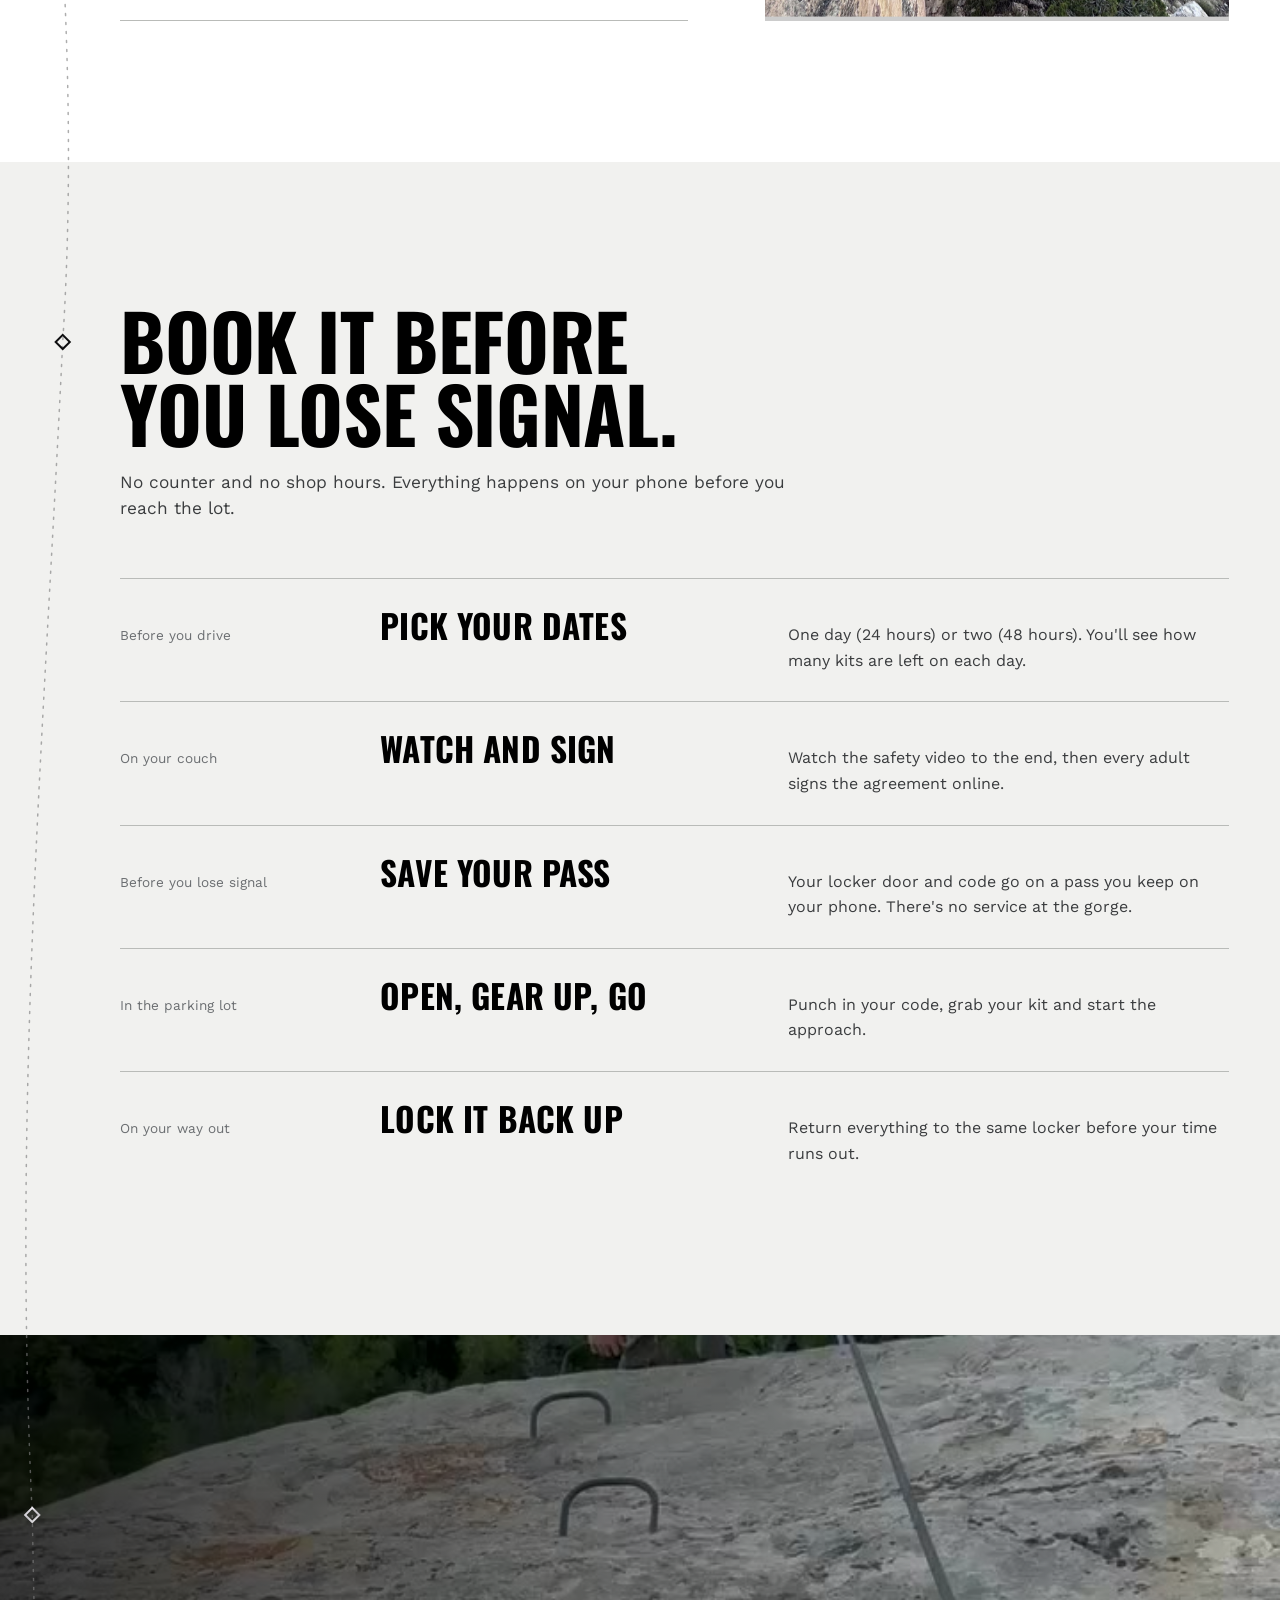
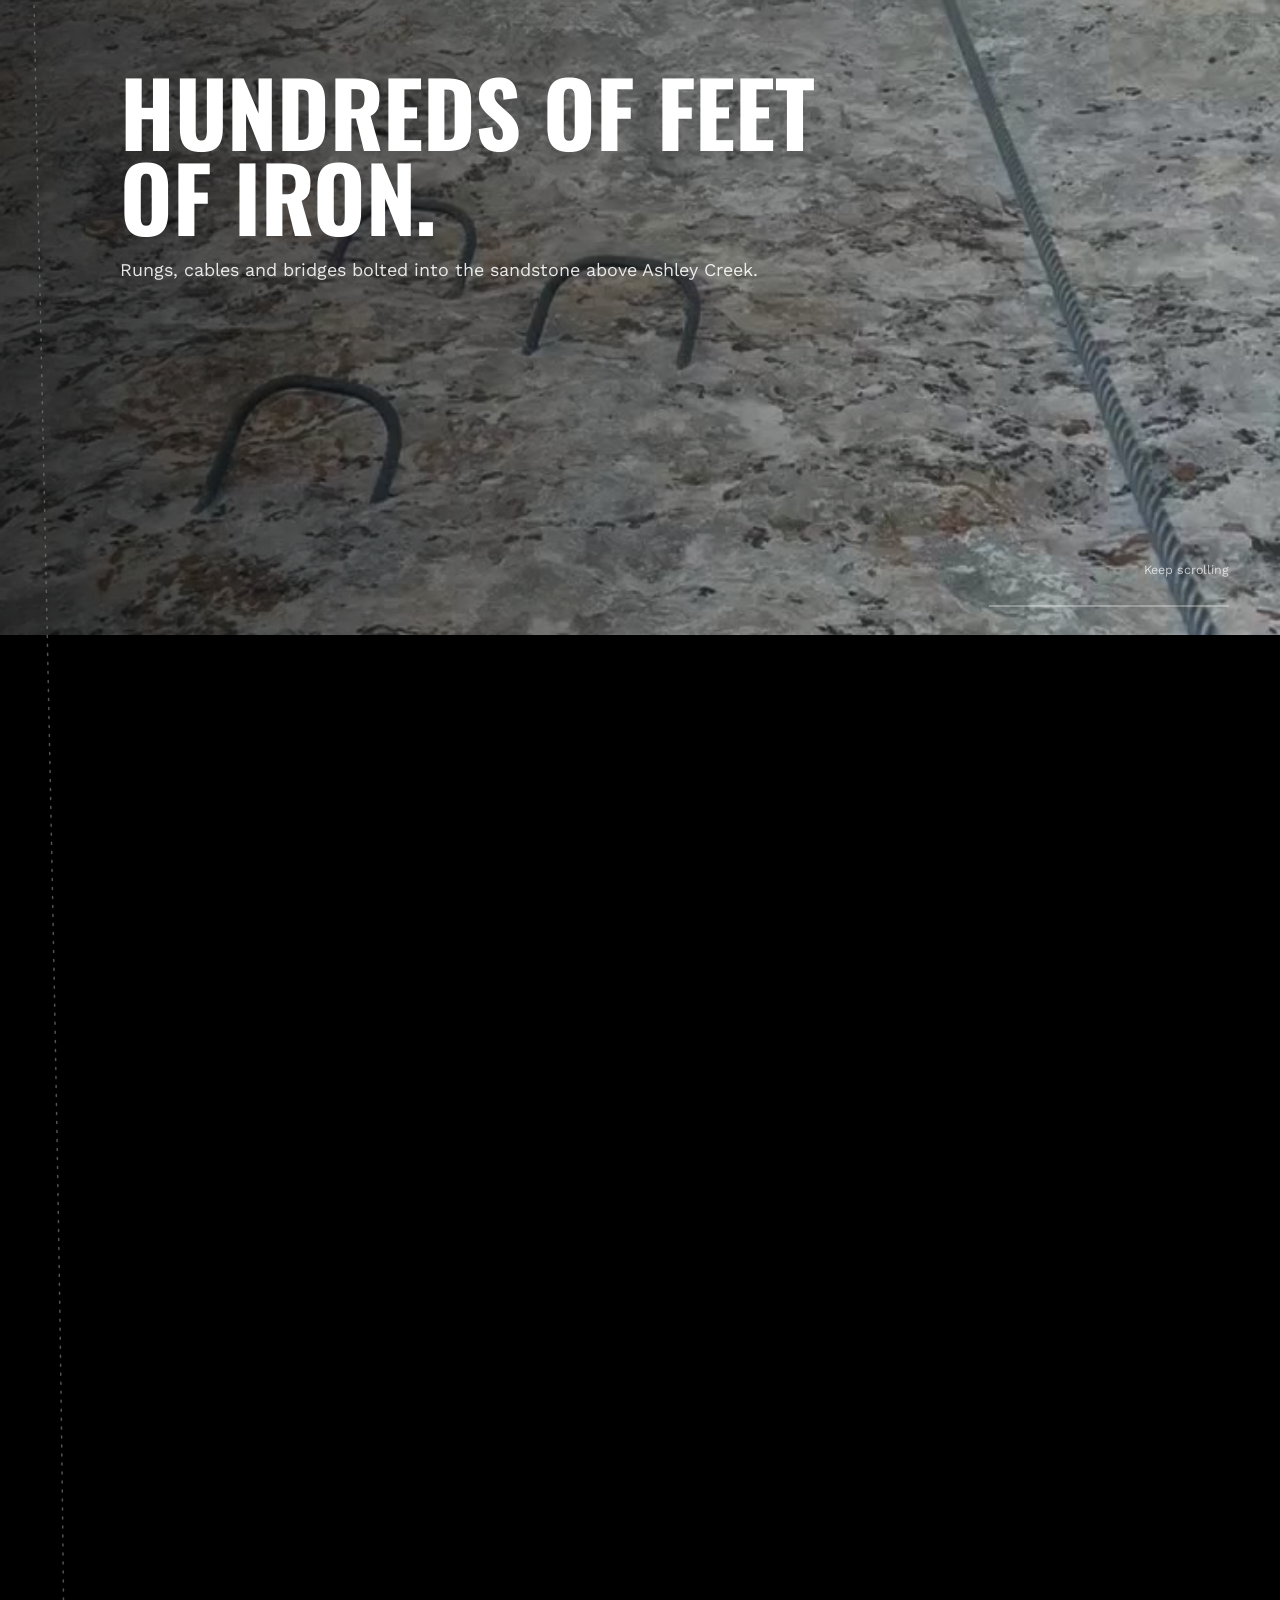
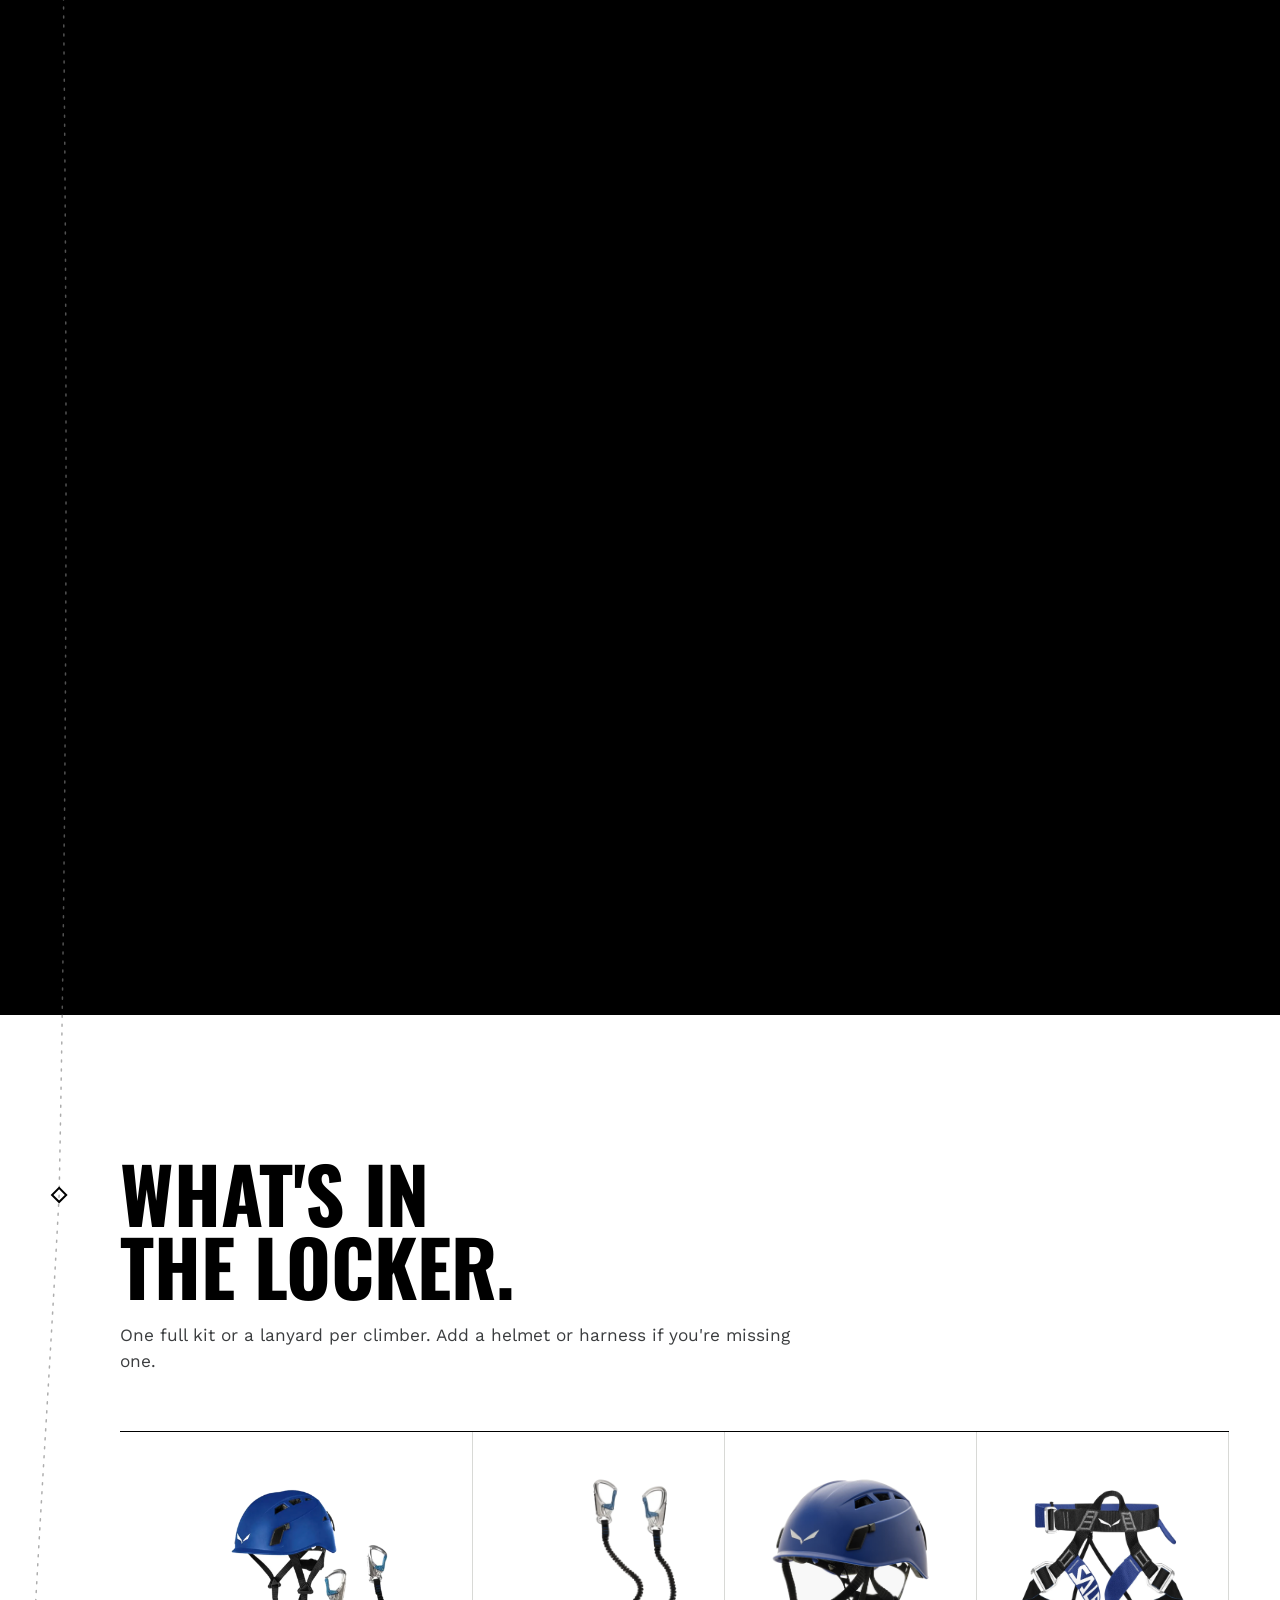
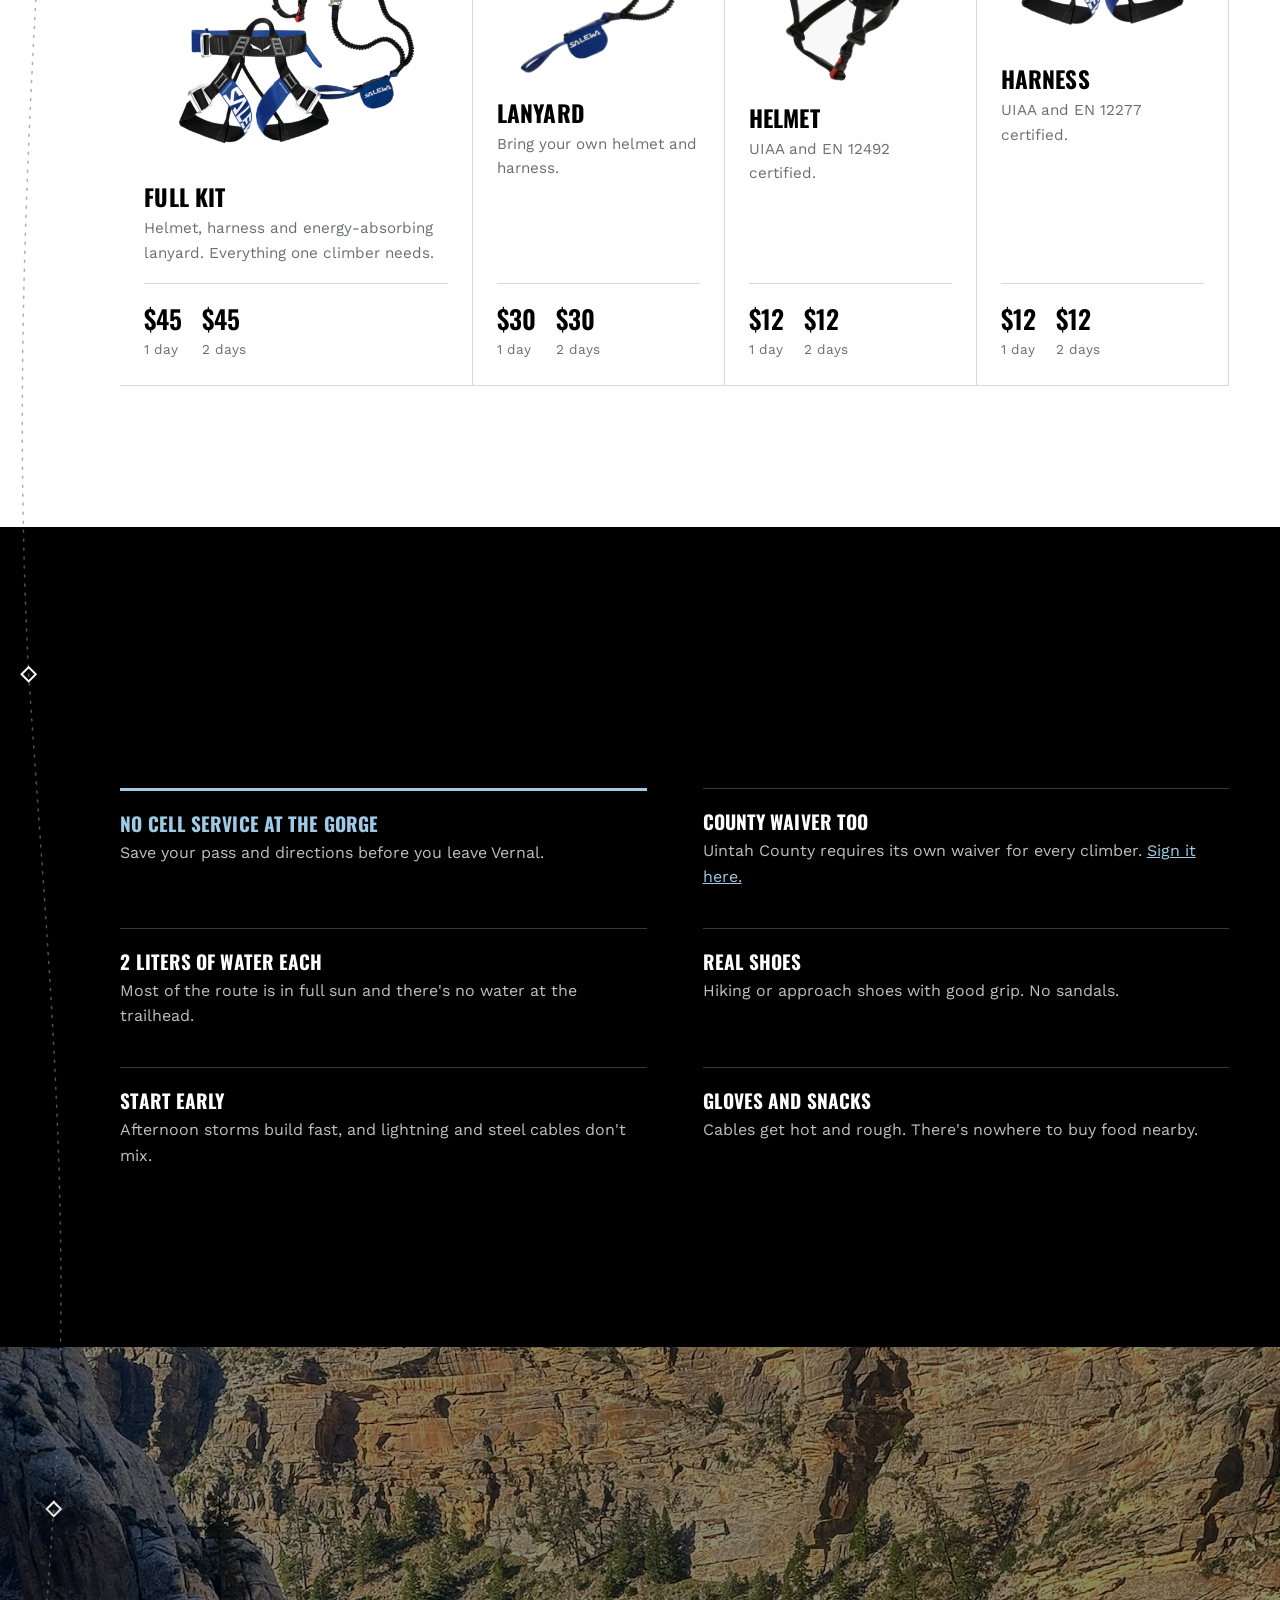
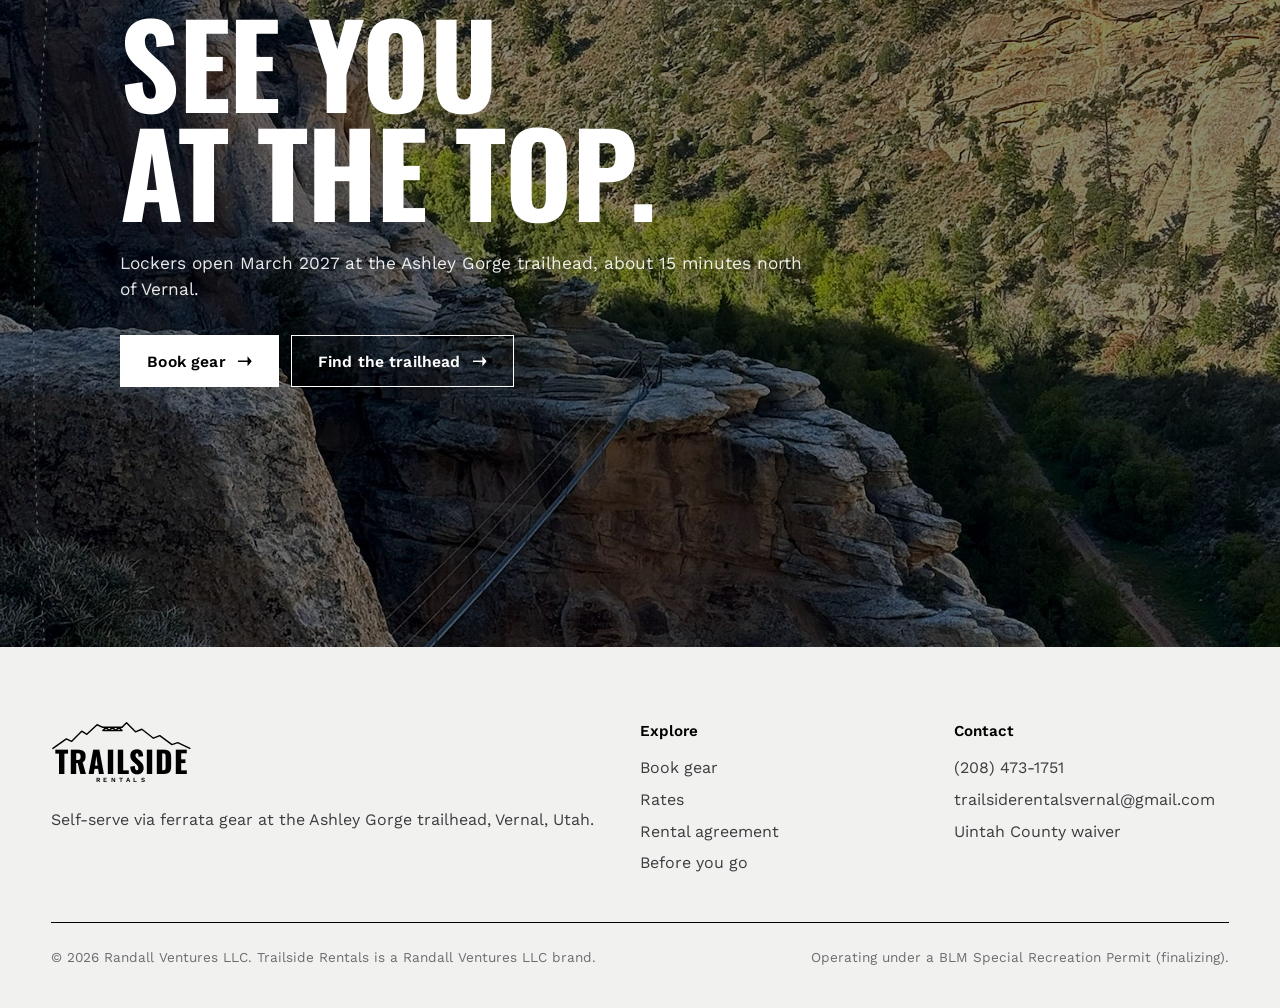
<file: ridgeline-rentals-web/climb.html>
<!DOCTYPE html>
<html lang="en">
<head>
  <meta charset="UTF-8" />
  <meta name="viewport" content="width=device-width, initial-scale=1" />
  <title>Trailside Rentals | The Climb (concept)</title>
  <meta name="description" content="Concept homepage for Trailside Rentals: scroll the route from trailhead to top out." />
  <meta name="theme-color" content="#000000" />
  <meta name="view-transition" content="same-origin" />
  <link rel="icon" href="favicon.ico" sizes="any" />
  <link rel="apple-touch-icon" href="apple-touch-icon.png" />
  <meta property="og:type" content="website" />
  <meta property="og:title" content="Trailside Rentals | The Climb (concept)" />
  <meta property="og:description" content="Concept homepage for Trailside Rentals: scroll the route from trailhead to top out." />
  <meta property="og:image" content="assets/photos/og-image.jpg" />
  <meta name="twitter:card" content="summary_large_image" />
  <link rel="preconnect" href="https://fonts.googleapis.com" />
  <link rel="preconnect" href="https://fonts.gstatic.com" crossorigin />
  <link href="https://fonts.googleapis.com/css2?family=Oswald:wght@500;600;700&family=Work+Sans:wght@400;500;600&display=swap" rel="stylesheet" />
  <link rel="stylesheet" href="css/styles.css" />
  <link rel="stylesheet" href="css/climb.css" />
  <meta name="robots" content="noindex" />
</head>
<body data-page="home" class="climb-page">
<a class="skip-link" href="#main">Skip to content</a>
<header class="site-header site-header--over">
  <div class="wrap site-header__inner">
    <a class="brand" href="index.html" aria-label="Trailside Rentals home"><svg viewBox="0 0 220 100" role="img" aria-label="Trailside Rentals"><g fill="none" stroke="currentColor" stroke-width="2.2" stroke-linecap="round" stroke-linejoin="round"><path d="M3 46 L24 31 L32 35 L48 19 L56 24 L72 9 L81 13"/><path d="M81 13 H111 M81 18 H111 M81 18 L86 13 L91 18 L96 13 L101 18 L106 13 L111 18"/><path d="M111 13 L118 6 L132 20 L142 16 L160 30 L170 26 L189 40 L198 37 L217 46"/></g><text x="110" y="86" text-anchor="middle" font-family="Oswald, Arial Narrow, sans-serif" font-weight="700" font-size="47" letter-spacing="1.2" fill="currentColor">TRAILSIDE</text><text x="111" y="99" text-anchor="middle" font-family="Work Sans, sans-serif" font-weight="600" font-size="10" letter-spacing="5.4" fill="currentColor">RENTALS</text></svg></a>
    <nav class="nav" aria-label="Primary"><ul><li><a href="index.html#how-it-works">How it works</a></li><li><a href="index.html#gear">Gear</a></li><li><a href="rates.html">Rates</a></li><li><a href="index.html#location">Location</a></li><li><a href="agreement.html">Agreement</a></li></ul></nav>
    <a class="btn btn--ink btn--sm header-cta" href="book.html">Book gear</a>
    <button class="menu-btn" type="button" aria-expanded="false" aria-controls="mobile-menu" aria-label="Menu"><span></span></button>
  </div>
  <div class="mobile-menu" id="mobile-menu">
    <ul><li><a href="index.html#how-it-works">How it works</a></li><li><a href="index.html#gear">Gear</a></li><li><a href="rates.html">Rates</a></li><li><a href="index.html#location">Location</a></li><li><a href="agreement.html">Agreement</a></li></ul>
    <a class="btn btn--white" href="book.html" style="width:100%">Book gear</a>
  </div>
</header>

<main id="main" class="climb">
  <svg class="route" aria-hidden="true" preserveAspectRatio="none"><path class="cable-ghost"/><path class="cable"/><g class="bolts"></g></svg>
  <div class="biner" aria-hidden="true"><svg viewBox="0 0 34 54" aria-hidden="true"><g fill="none" stroke="currentColor" stroke-width="3" stroke-linecap="round" stroke-linejoin="round"><path d="M11 3 H22 C28 3 31 7 31 13 V40 C31 47 26 51 19 51 H15 C8 51 3 47 3 40 V18"/><path d="M8 12 L8 38" stroke-width="2.4"/><path d="M3 18 C3 9 6 3 11 3"/></g></svg></div>
  <ol class="sectors" aria-label="Page sections"></ol>
  <p class="height" aria-hidden="true"></p>

  <section class="chapter trailhead" id="trailhead" data-sector="Trailhead">
    <img src="assets/photos/hero-canyon-wide.jpg" srcset="assets/photos/hero-canyon-tall.jpg 998w, assets/photos/hero-canyon-wide.jpg 2400w" sizes="100vw" alt="View down Ashley Gorge past a via ferrata cable and carabiner" fetchpriority="high" />
    <div class="wrap wrap--rail">
      <h1 class="rise"><span class="line"><span>Gear up</span></span> <span class="line"><span>at the</span></span> <span class="line"><span>trailhead.</span></span></h1>
      <p class="lede hero-fade">Self-serve via ferrata kits in lockers at the Ashley Gorge trailhead. Book online, sign once, and clip in where the climb starts.</p>
      <div class="btn-row hero-fade"><a class="btn btn--white" href="book.html">Book gear</a><a class="btn btn--line-white" href="rates.html">See rates</a></div>
      <p class="scroll-cue hero-fade"><svg viewBox="0 0 14 22" fill="none" stroke="currentColor" stroke-width="1.5"><rect x="1" y="1" width="12" height="20" rx="6"/><circle cx="7" cy="6" r="1.6" fill="currentColor" stroke="none"/></svg>Scroll to climb</p>
    </div>
  </section>

  <section class="chapter pitch pitch--white" id="clip-in" data-sector="Clip in">
    <div class="wrap wrap--rail clipin">
      <div>
        <h2 data-reveal>Two arms.<br>One rule.</h2>
        <p class="lede" data-reveal style="--i:1;margin-top:24px">A via ferrata is a climbing route of steel cables, iron rungs and bridges bolted into the rock. Your lanyard has two arms, and at least one is always clipped to the cable. That's the whole system.</p>
        <ul class="rules" data-reveal style="--i:2">
          <li><strong>Clip both</strong><span>Both carabiners on the cable before you step off the ground.</span></li>
          <li><strong>Move one</strong><span>At each bolt, unclip one arm, clip it past, then move the other.</span></li>
          <li><strong>Never zero</strong><span>You never have both arms off the cable at the same time.</span></li>
        </ul>
      </div>
      <div class="clipin__photo"><img src="assets/photos/climber-cable.jpg" alt="Climber clipped to the cable on a sandstone wall above the canyon" loading="lazy" /></div>
    </div>
  </section>

  <section class="chapter pitch" id="approach" data-sector="The approach">
    <div class="wrap wrap--rail">
      <div class="pitch-head">
        <h2 data-reveal>Book it before<br>you lose signal.</h2>
        <p class="lede" data-reveal style="--i:1">No counter and no shop hours. Everything happens on your phone before you reach the lot.</p>
      </div>
      <ol class="pitches">
        <li data-reveal><span class="p-label">Before you drive</span><h3>Pick your dates</h3><p>One day (24 hours) or two (48 hours). You'll see how many kits are left on each day.</p></li>
        <li data-reveal><span class="p-label">On your couch</span><h3>Watch and sign</h3><p>Watch the safety video to the end, then every adult signs the agreement online.</p></li>
        <li data-reveal><span class="p-label">Before you lose signal</span><h3>Save your pass</h3><p>Your locker door and code go on a pass you keep on your phone. There's no service at the gorge.</p></li>
        <li data-reveal><span class="p-label">In the parking lot</span><h3>Open, gear up, go</h3><p>Punch in your code, grab your kit and start the approach.</p></li>
        <li data-reveal><span class="p-label">On your way out</span><h3>Lock it back up</h3><p>Return everything to the same locker before your time runs out.</p></li>
      </ol>
    </div>
  </section>

  <section class="chapter bridge" id="sky-bridge" data-sector="The wall">
    <div class="bridge__stick">
      <video muted playsinline preload="auto" poster="assets/video/climb-scrub-poster.jpg"><source src="assets/video/climb-scrub.mp4" type="video/mp4"></video>
      <div class="bridge__shade"></div>
      <div class="wrap wrap--rail bridge__lines" aria-live="polite">
        <div class="bridge__line is-on"><h2>Hundreds of feet<br>of iron.</h2><p>Rungs, cables and bridges bolted into the sandstone above Ashley Creek.</p></div>
        <div class="bridge__line"><h2>Every piece<br>is certified.</h2><p>UIAA and CE rated helmets, harnesses and energy-absorbing lanyards, inspected between every rental.</p></div>
        <div class="bridge__line"><h2>You set<br>the pace.</h2><p>Most groups spend 2 to 8 hours on the route. Start early, before the afternoon storms.</p></div>
      </div>
      <p class="bridge__note">Keep scrolling</p>
      <div class="bridge__meter"><i></i></div>
    </div>
  </section>

  <section class="chapter pitch pitch--white" id="kit" data-sector="The kit">
    <div class="wrap wrap--rail">
      <div class="pitch-head">
        <h2 data-reveal>What's in<br>the locker.</h2>
        <p class="lede" data-reveal style="--i:1">One full kit or a lanyard per climber. Add a helmet or harness if you're missing one.</p>
      </div>
      <div class="kit">
        <article data-reveal><div class="kit__img"><img src="assets/gear/full-kit.png" alt="Helmet, harness and via ferrata lanyard" loading="lazy" /></div><h3>Full kit</h3><p>Helmet, harness and energy-absorbing lanyard. Everything one climber needs.</p><div class="price"><span><b data-price="kit:1">$</b>1 day</span><span><b data-price="kit:2">$</b>2 days</span></div></article>
        <article data-reveal style="--i:1"><div class="kit__img"><img src="assets/gear/lanyard.png" alt="Via ferrata lanyard with two carabiners" loading="lazy" /></div><h3>Lanyard</h3><p>Bring your own helmet and harness.</p><div class="price"><span><b data-price="lanyard:1">$</b>1 day</span><span><b data-price="lanyard:2">$</b>2 days</span></div></article>
        <article data-reveal style="--i:2"><div class="kit__img"><img src="assets/gear/helmet.png" alt="Climbing helmet" loading="lazy" /></div><h3>Helmet</h3><p>UIAA and EN 12492 certified.</p><div class="price"><span><b data-price="helmet:1">$</b>1 day</span><span><b data-price="helmet:2">$</b>2 days</span></div></article>
        <article data-reveal style="--i:3"><div class="kit__img"><img src="assets/gear/harness.png" alt="Climbing harness" loading="lazy" /></div><h3>Harness</h3><p>UIAA and EN 12277 certified.</p><div class="price"><span><b data-price="harness:1">$</b>1 day</span><span><b data-price="harness:2">$</b>2 days</span></div></article>
      </div>
    </div>
  </section>

  <section class="chapter pitch pitch--ink" id="gear-check" data-sector="Gear check">
    <div class="wrap wrap--rail">
      <h2 data-reveal>Gear check.</h2>
      <div class="gear-check">
        <div class="flag" data-reveal><h3>No cell service at the gorge</h3><p>Save your pass and directions before you leave Vernal.</p></div>
        <div data-reveal style="--i:1"><h3>County waiver too</h3><p>Uintah County requires its own waiver for every climber. <a href="https://www.ashleygorgeviaferrata.com/waiver" target="_blank" rel="noopener">Sign it here.</a></p></div>
        <div data-reveal><h3>2 liters of water each</h3><p>Most of the route is in full sun and there's no water at the trailhead.</p></div>
        <div data-reveal style="--i:1"><h3>Real shoes</h3><p>Hiking or approach shoes with good grip. No sandals.</p></div>
        <div data-reveal><h3>Start early</h3><p>Afternoon storms build fast, and lightning and steel cables don't mix.</p></div>
        <div data-reveal style="--i:1"><h3>Gloves and snacks</h3><p>Cables get hot and rough. There's nowhere to buy food nearby.</p></div>
      </div>
    </div>
  </section>

  <section class="chapter topout" id="top-out" data-sector="Top out">
    <img src="assets/photos/canyon-overlook.jpg" alt="Overlook down Ashley Gorge from the rim" loading="lazy" />
    <div class="wrap wrap--rail">
      <h2 data-reveal>See you<br>at the top.</h2>
      <p class="lede" data-reveal style="--i:1">Lockers open March 2027 at the Ashley Gorge trailhead, about 15 minutes north of Vernal.</p>
      <div class="btn-row" data-reveal style="--i:2"><a class="btn btn--white" href="book.html">Book gear</a><a class="btn btn--line-white" href="index.html#location">Find the trailhead</a></div>
    </div>
  </section>

  <aside class="concept-note"><span><strong>Concept preview.</strong> The scrolling video is a placeholder clip. <a href="index.html">Current homepage</a></span><button type="button" aria-label="Hide this note">×</button></aside>
</main>

<footer class="site-footer">
  <div class="wrap">
    <div class="footer-grid">
      <div class="footer-brand">
        <svg viewBox="0 0 220 100" role="img" aria-label="Trailside Rentals"><g fill="none" stroke="currentColor" stroke-width="2.2" stroke-linecap="round" stroke-linejoin="round"><path d="M3 46 L24 31 L32 35 L48 19 L56 24 L72 9 L81 13"/><path d="M81 13 H111 M81 18 H111 M81 18 L86 13 L91 18 L96 13 L101 18 L106 13 L111 18"/><path d="M111 13 L118 6 L132 20 L142 16 L160 30 L170 26 L189 40 L198 37 L217 46"/></g><text x="110" y="86" text-anchor="middle" font-family="Oswald, Arial Narrow, sans-serif" font-weight="700" font-size="47" letter-spacing="1.2" fill="currentColor">TRAILSIDE</text><text x="111" y="99" text-anchor="middle" font-family="Work Sans, sans-serif" font-weight="600" font-size="10" letter-spacing="5.4" fill="currentColor">RENTALS</text></svg>
        <p style="margin-top:16px">Self-serve via ferrata gear at the Ashley Gorge trailhead, Vernal, Utah.</p>
      </div>
      <div>
        <h4>Explore</h4>
        <ul>
          <li><a href="book.html">Book gear</a></li>
          <li><a href="rates.html">Rates</a></li>
          <li><a href="agreement.html">Rental agreement</a></li>
          <li><a href="index.html#before-you-go">Before you go</a></li>
        </ul>
      </div>
      <div>
        <h4>Contact</h4>
        <ul>
          <li><a data-contact="phone" href="tel:+12084731751">(208) 473-1751</a></li>
          <li><a data-contact="email" href="mailto:trailsiderentalsvernal@gmail.com">trailsiderentalsvernal@gmail.com</a></li>
          <li><a href="https://www.ashleygorgeviaferrata.com/waiver" rel="noopener" target="_blank">Uintah County waiver</a></li>
        </ul>
      </div>
    </div>
    <div class="footer-bottom">
      <span>© <span data-year>2026</span> Randall Ventures LLC. Trailside Rentals is a Randall Ventures LLC brand.</span>
      <span>Operating under a BLM Special Recreation Permit (finalizing).</span>
    </div>
  </div>
</footer>
<script src="js/config.js"></script>
<script src="js/site.js"></script>
<script src="js/climb.js"></script>
</body>
</html>
</file>
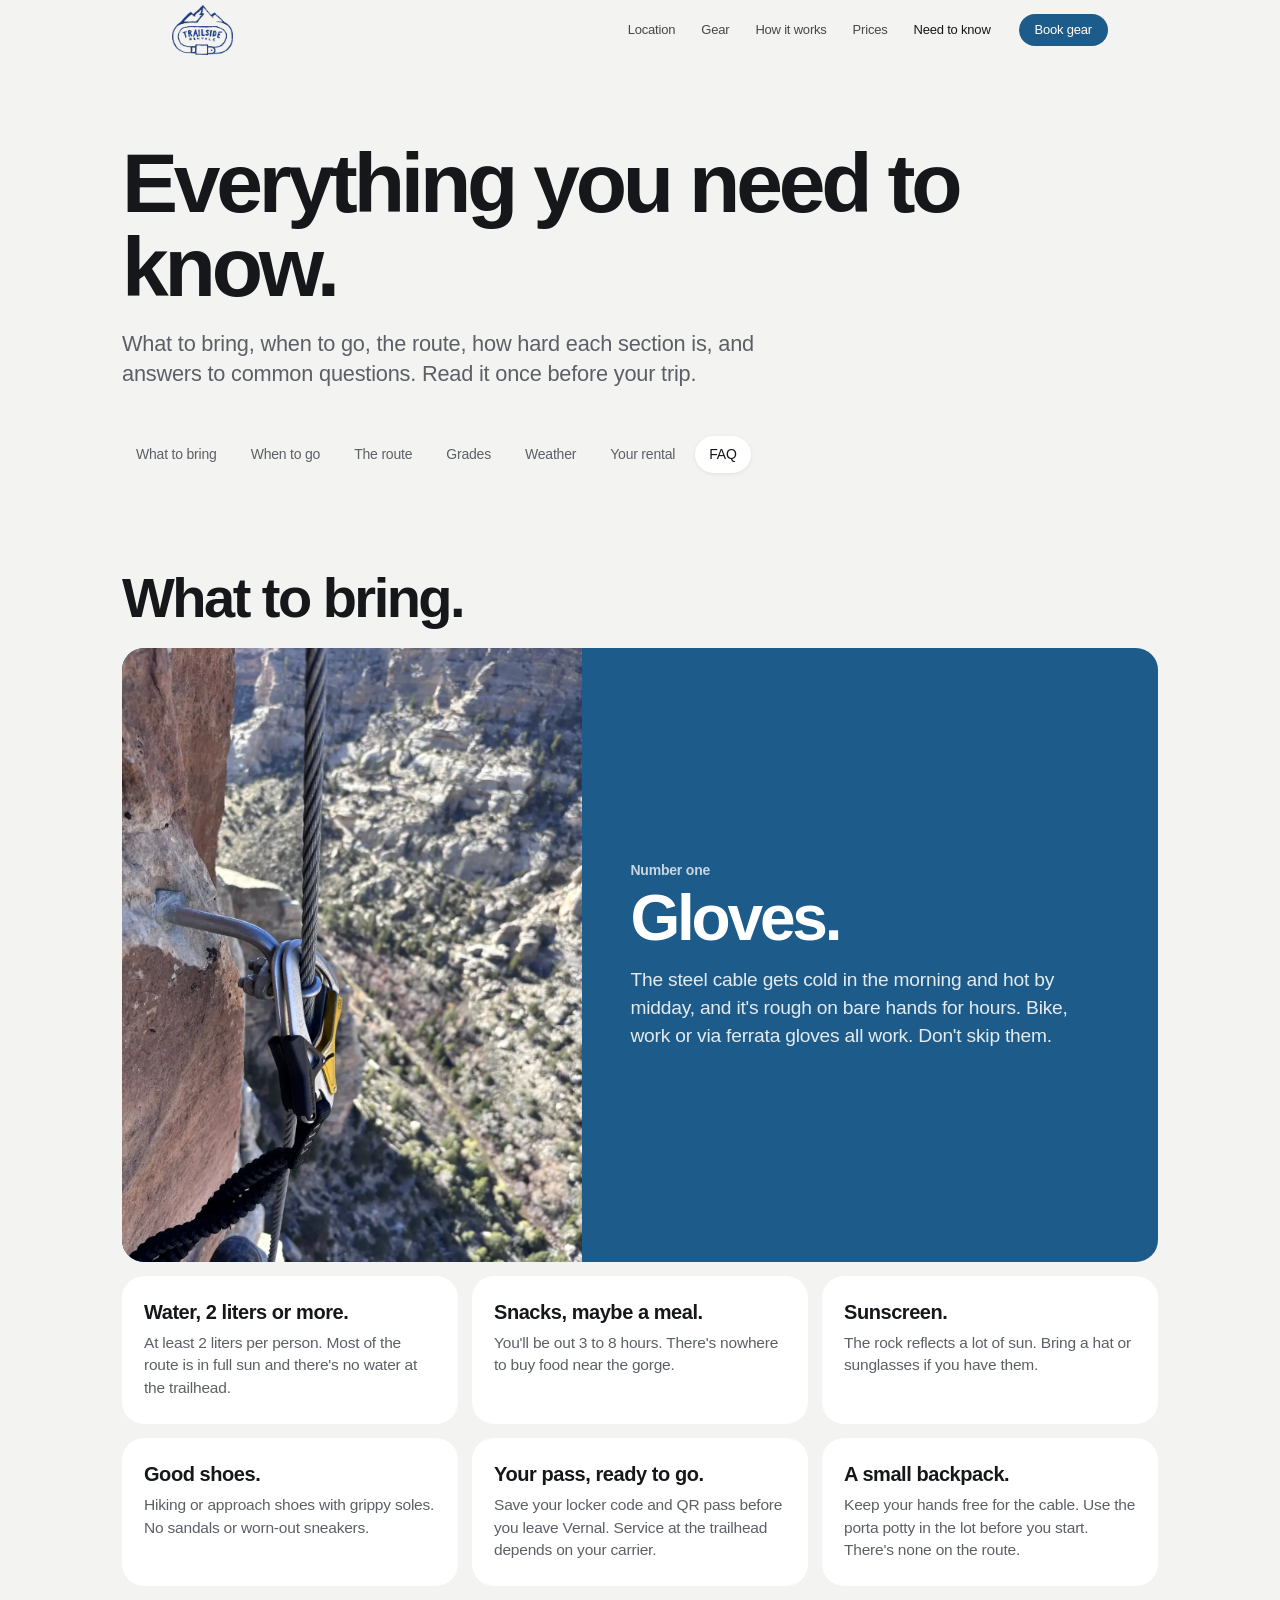
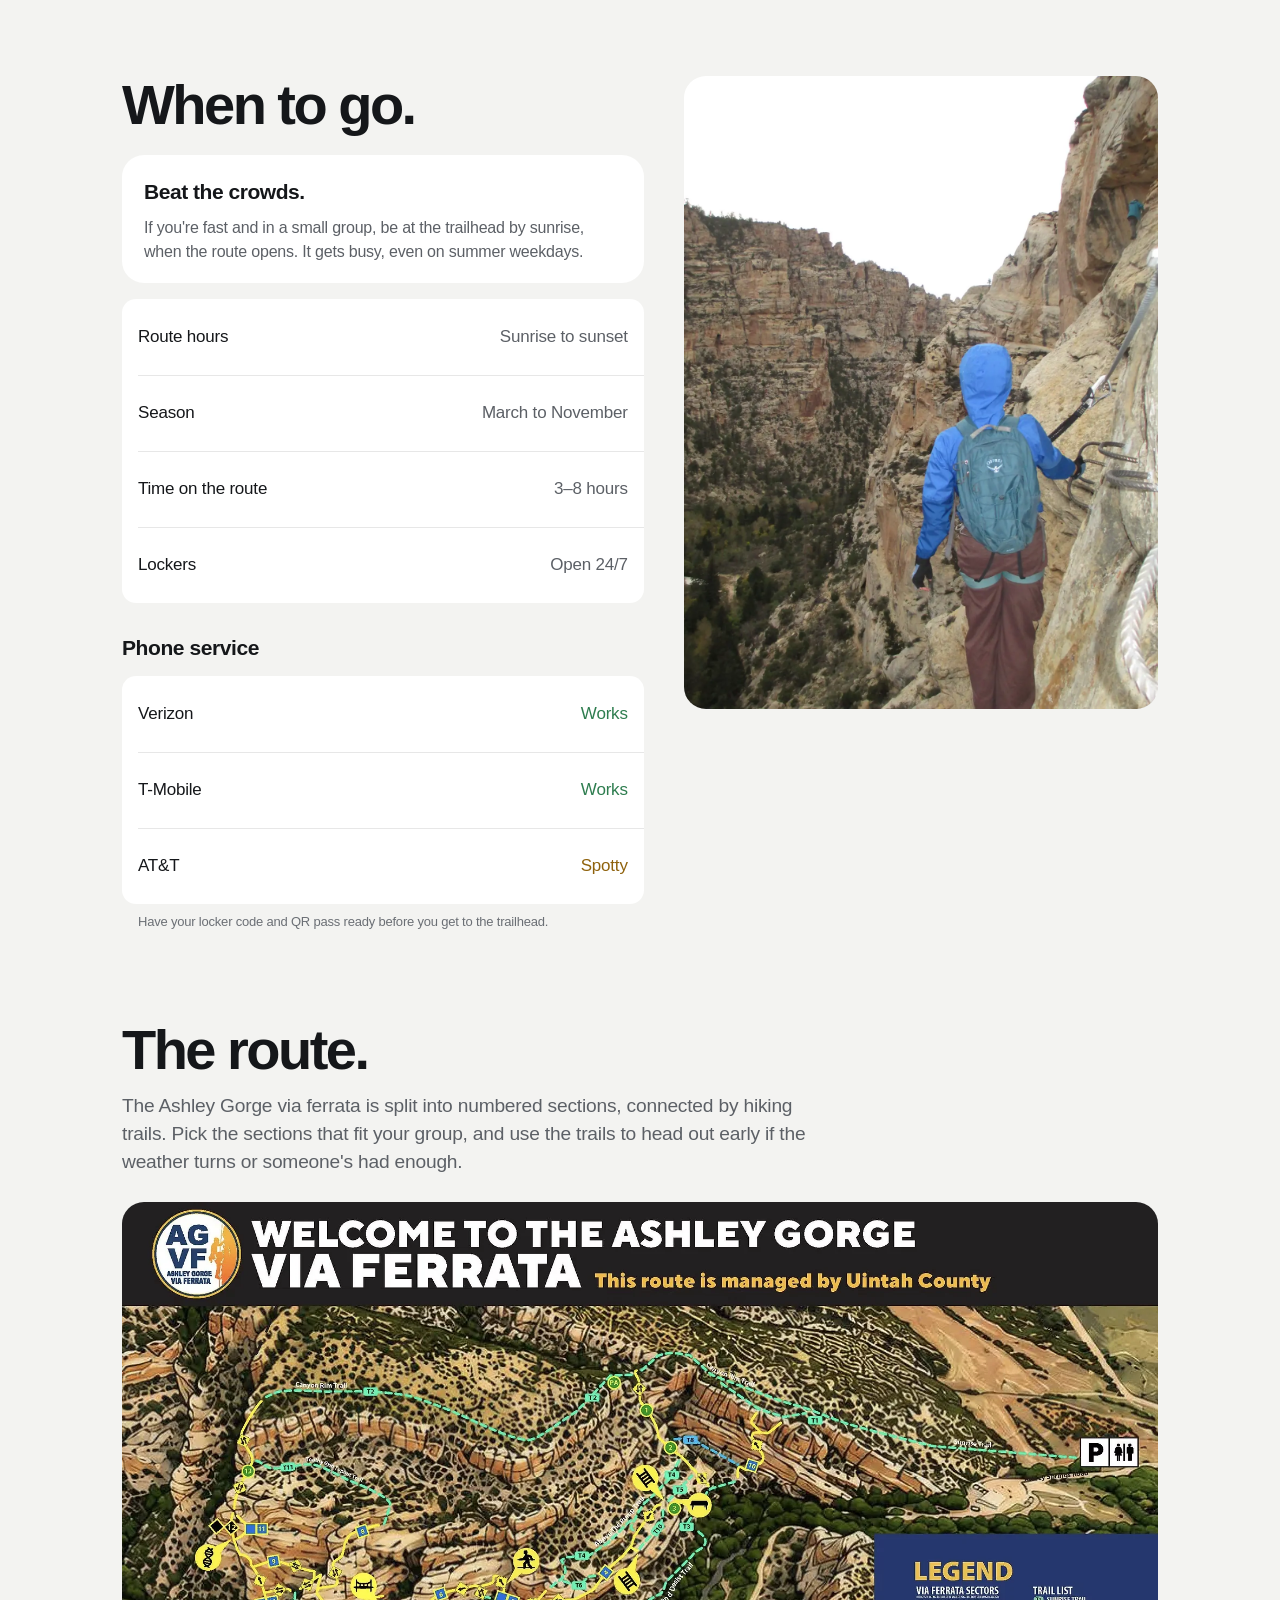
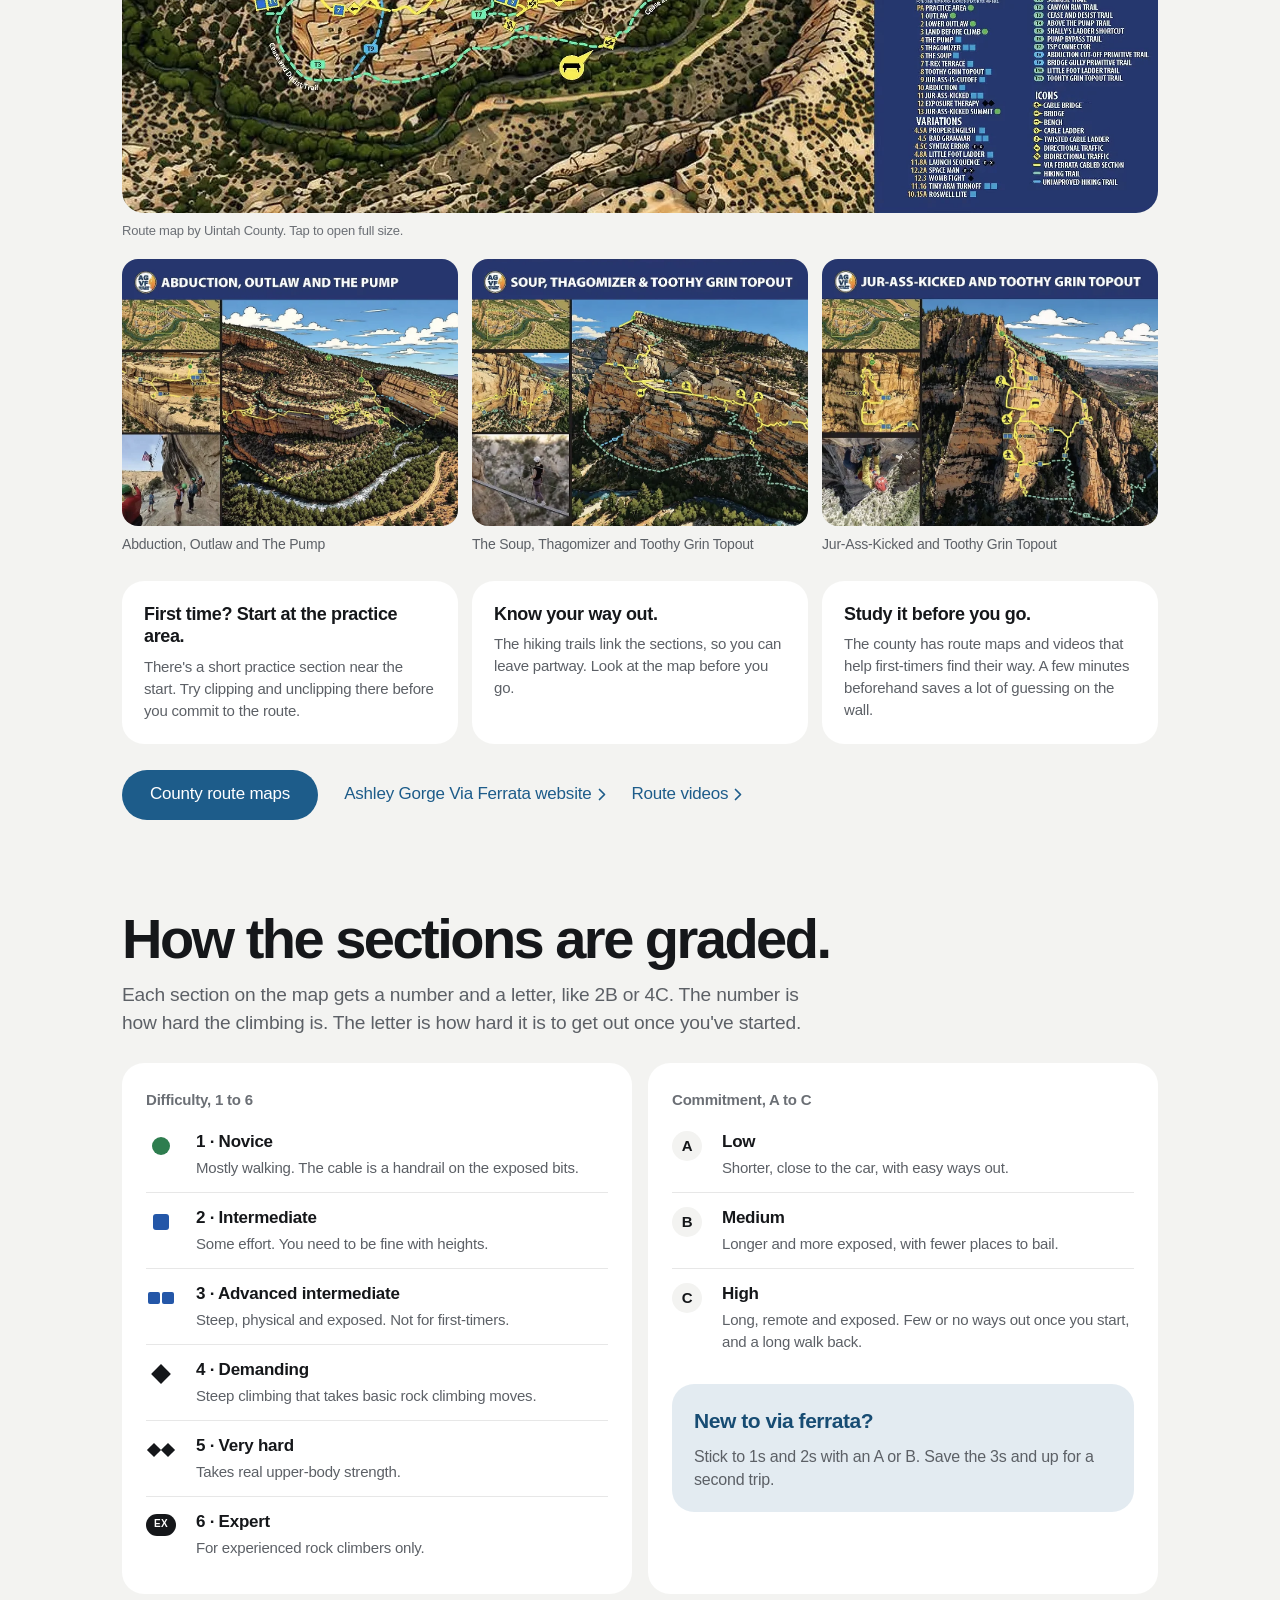
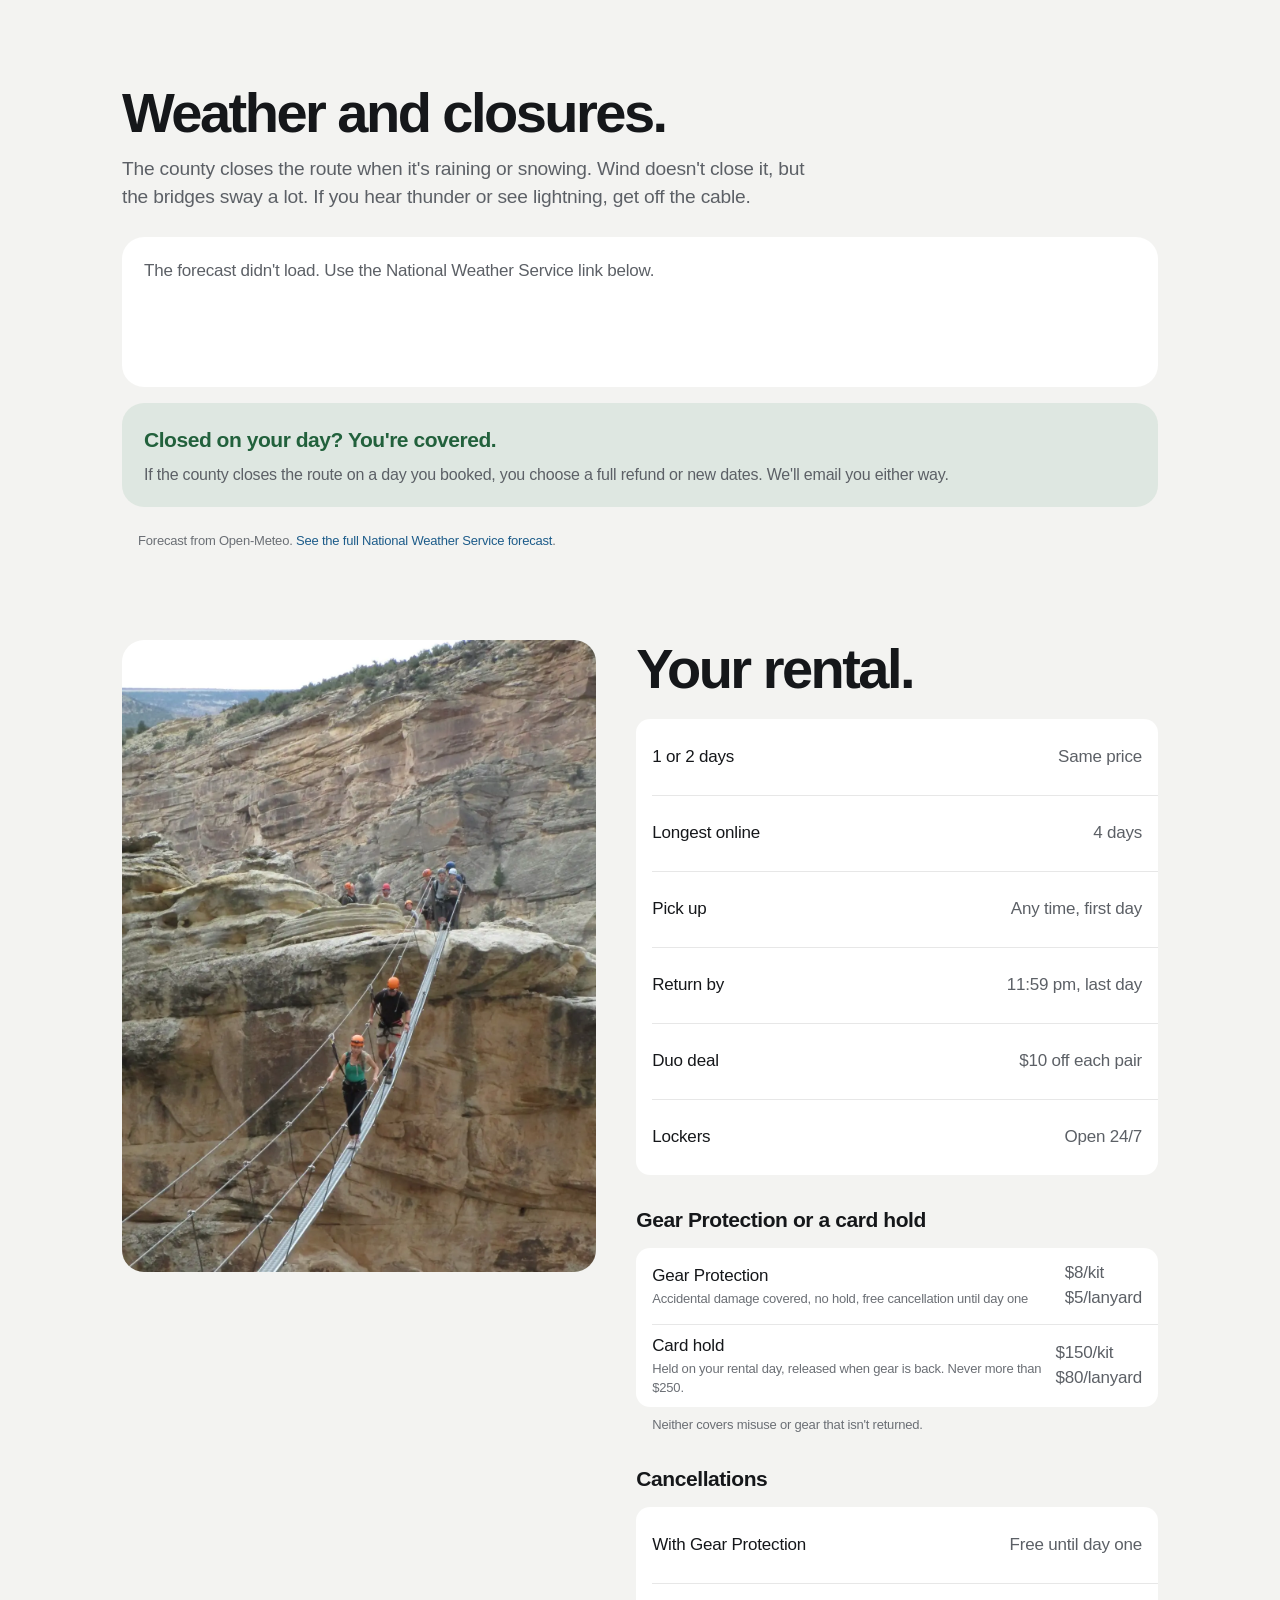
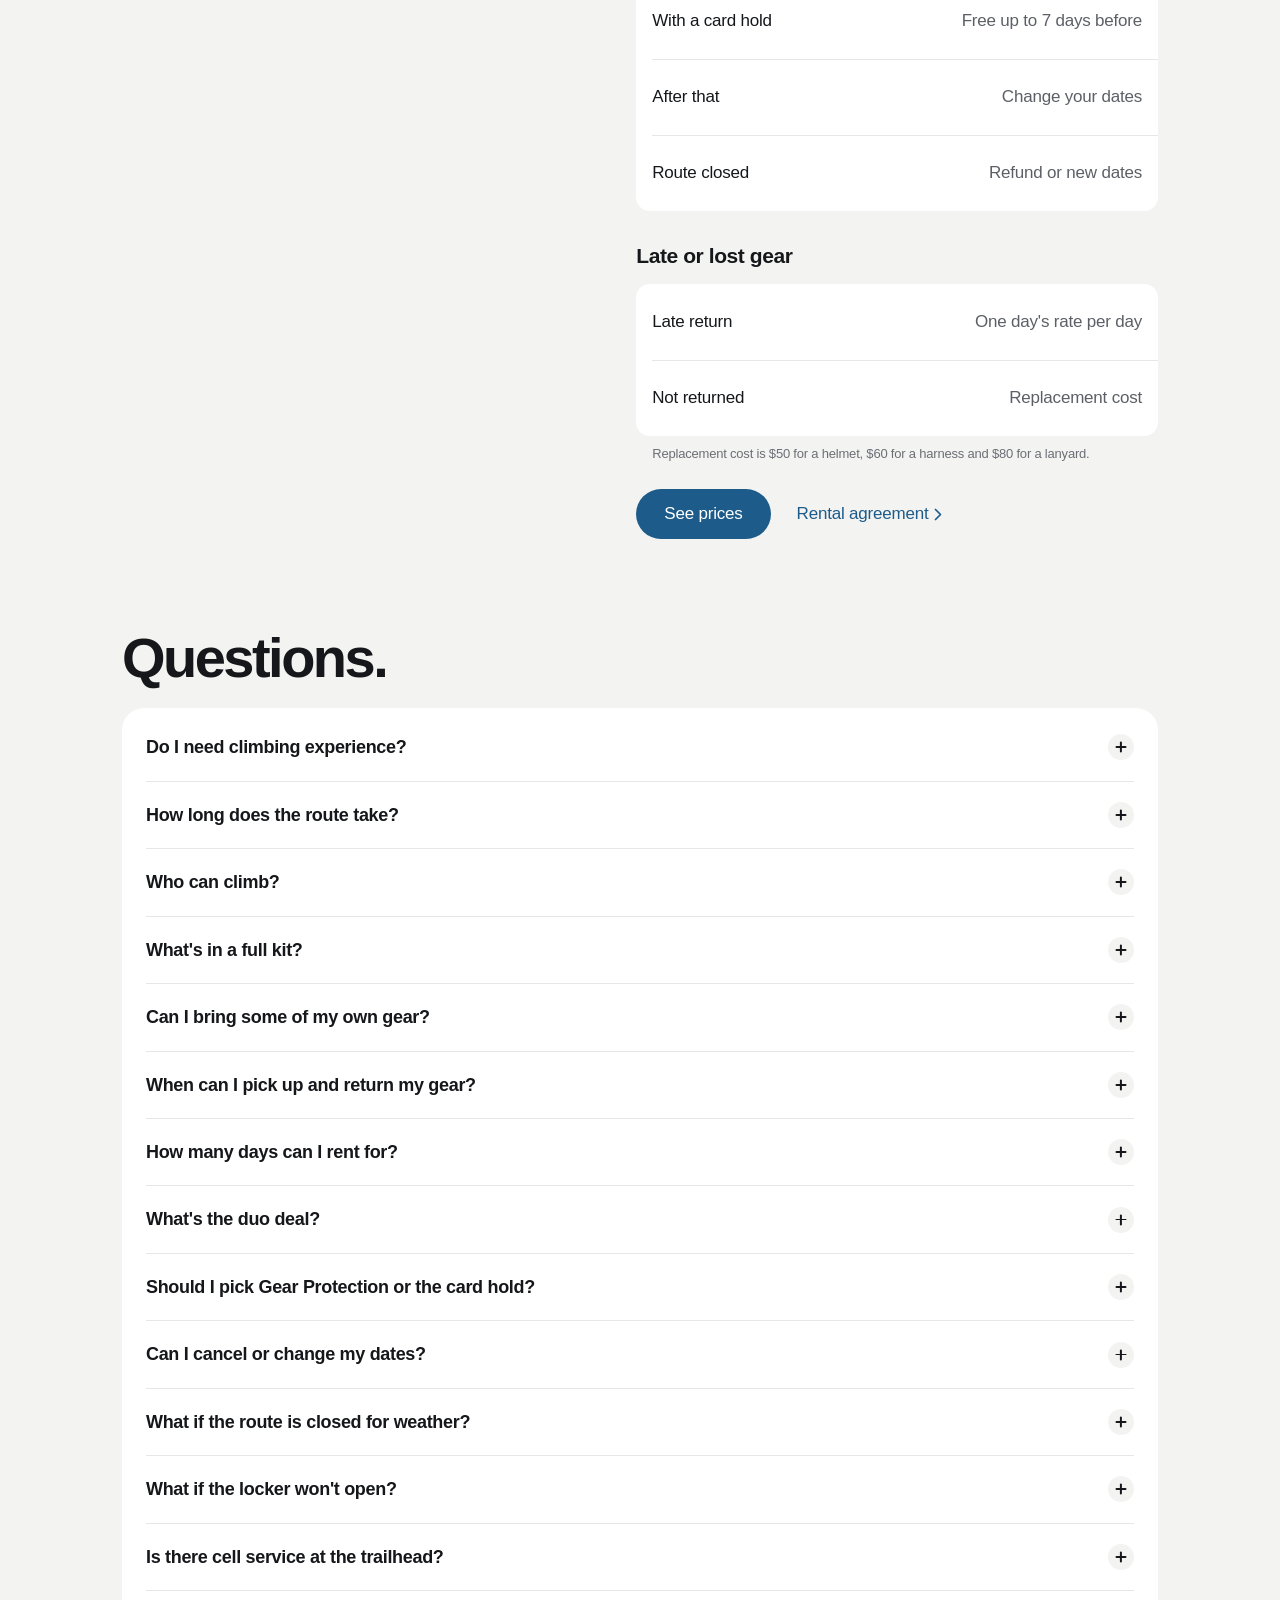
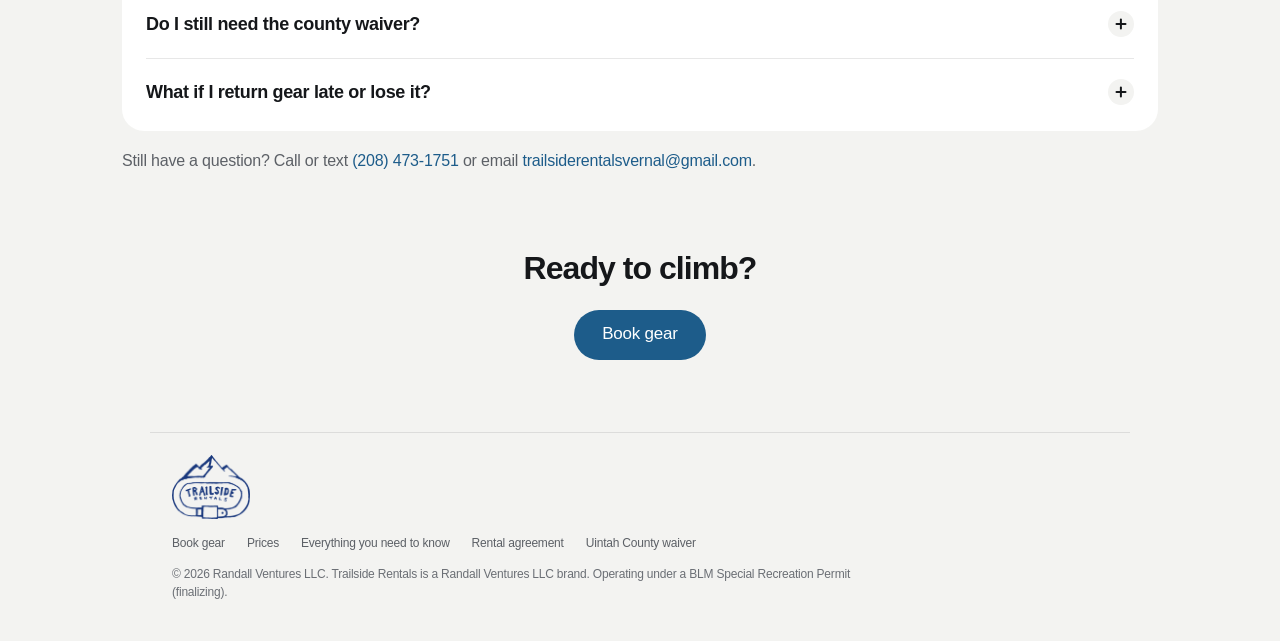
<file: ridgeline-rentals-web/info.html>
<!DOCTYPE html>
<html lang="en">
<head>
  <meta charset="UTF-8" />
  <meta name="viewport" content="width=device-width, initial-scale=1, viewport-fit=cover" />
  <title>Everything You Need to Know | Trailside Rentals</title>
  <meta name="description" content="What to bring, when to go, the Ashley Gorge via ferrata route map, section grades, weather and answers to common questions." />
  <meta name="theme-color" content="#F3F3F1" />
  <link rel="icon" href="favicon.ico" sizes="any" />
  <link rel="apple-touch-icon" href="apple-touch-icon.png" />
  <link rel="preconnect" href="https://fonts.googleapis.com" />
  <link rel="preconnect" href="https://fonts.gstatic.com" crossorigin />
  <link href="https://fonts.googleapis.com/css2?family=Oswald:wght@700&family=Work+Sans:wght@600&display=swap" rel="stylesheet" />
  <link rel="stylesheet" href="css/apple.css" />
  <link rel="stylesheet" href="css/home.css" />
  <link rel="stylesheet" href="css/info.css" />
</head>
<body class="h-page h-inner">
  <a class="h-skip" href="#main">Skip to content</a>
  <header class="h-nav" id="h-nav">
    <div class="h-nav__in">
      <a class="h-brand" href="index.html" aria-label="Trailside Rentals home">
        <img class="h-brand__logo h-brand__logo--ink" src="assets/logo/trailside-logo.png" width="640" height="525" alt="" />
        <img class="h-brand__logo h-brand__logo--white" src="assets/logo/trailside-logo-white.png" width="640" height="525" alt="" />
      </a>
      <nav class="h-links" aria-label="Main">
        <a href="index.html#location">Location</a>
        <a href="index.html#gear">Gear</a>
        <a href="index.html#how-it-works">How it works</a>
        <a href="index.html#prices">Prices</a>
        <a href="info.html" aria-current="page">Need to know</a>
      </nav>
      <div class="h-nav__end">
        <a class="a-btn h-nav__book" href="book.html">Book gear</a>
        <button class="h-menu-btn" type="button" aria-expanded="false" aria-controls="h-menu" aria-label="Menu"><i></i><i></i></button>
      </div>
    </div>
    <div class="h-menu" id="h-menu" hidden>
      <a href="index.html#location">Location</a>
      <a href="index.html#gear">Gear</a>
      <a href="index.html#how-it-works">How it works</a>
      <a href="index.html#prices">Prices</a>
      <a href="info.html" aria-current="page">Everything you need to know</a>
      <a href="agreement.html">Rental agreement</a>
    </div>
  </header>
  <main id="main">
    <div class="i-wrap">
      <header class="i-hero">
        <h1>Everything you need to know.</h1>
        <p>What to bring, when to go, the route, how hard each section is, and answers to common questions. Read it once before your trip.</p>
      </header>
      <nav class="i-jump" aria-label="On this page">
        <a href="#bring">What to bring</a><a href="#timing">When to go</a><a href="#route">The route</a><a href="#grades">Grades</a><a href="#weather">Weather</a><a href="#rental">Your rental</a><a href="#faq">FAQ</a>
      </nav>

      <section class="i-sec" id="bring" aria-labelledby="bring-t">
        <h2 id="bring-t">What to bring.</h2>
        <div class="bring">
          <article class="bring__lead">
            <img src="assets/route/biner-close.webp" alt="A carabiner clipped to the steel cable" loading="lazy" />
            <div><span class="bring__tag">Number one</span><h3>Gloves.</h3><p>The steel cable gets cold in the morning and hot by midday, and it's rough on bare hands for hours. Bike, work or via ferrata gloves all work. Don't skip them.</p></div>
          </article>
          <article class="bring__item"><h3>Water, 2 liters or more.</h3><p>At least 2 liters per person. Most of the route is in full sun and there's no water at the trailhead.</p></article>
          <article class="bring__item"><h3>Snacks, maybe a meal.</h3><p>You'll be out 3 to 8 hours. There's nowhere to buy food near the gorge.</p></article>
          <article class="bring__item"><h3>Sunscreen.</h3><p>The rock reflects a lot of sun. Bring a hat or sunglasses if you have them.</p></article>
          <article class="bring__item"><h3>Good shoes.</h3><p>Hiking or approach shoes with grippy soles. No sandals or worn-out sneakers.</p></article>
          <article class="bring__item"><h3>Your pass, ready to go.</h3><p>Save your locker code and QR pass before you leave Vernal. Service at the trailhead depends on your carrier.</p></article>
          <article class="bring__item"><h3>A small backpack.</h3><p>Keep your hands free for the cable. Use the porta potty in the lot before you start. There's none on the route.</p></article>
        </div>
      </section>

      <section class="i-sec i-split" id="timing" aria-labelledby="timing-t">
        <div>
          <h2 id="timing-t">When to go.</h2>
          <div class="i-callout"><h3>Beat the crowds.</h3><p>If you're fast and in a small group, be at the trailhead by sunrise, when the route opens. It gets busy, even on summer weekdays.</p></div>
          <div class="g g--flush i-facts">
            <div class="cell"><span class="lbl">Route hours</span><span class="val">Sunrise to sunset</span></div>
            <div class="cell"><span class="lbl">Season</span><span class="val">March to November</span></div>
            <div class="cell"><span class="lbl">Time on the route</span><span class="val">3–8 hours</span></div>
            <div class="cell"><span class="lbl">Lockers</span><span class="val">Open 24/7</span></div>
          </div>
          <h3 class="i-h3">Phone service</h3>
          <div class="g g--flush">
            <div class="cell"><span class="lbl">Verizon</span><span class="val ok-text">Works</span></div>
            <div class="cell"><span class="lbl">T-Mobile</span><span class="val ok-text">Works</span></div>
            <div class="cell"><span class="lbl">AT&amp;T</span><span class="val low-text">Spotty</span></div>
          </div>
          <p class="g-foot g-foot--flush">Have your locker code and QR pass ready before you get to the trailhead.</p>
        </div>
        <figure class="i-photo"><img src="assets/route/ledge-hiker.webp" alt="A climber in a blue jacket on a narrow ledge, clipped to the cable above the gorge" loading="lazy" /></figure>
      </section>

      <section class="i-sec" id="route" aria-labelledby="route-t">
        <h2 id="route-t">The route.</h2>
        <p class="i-lead">The Ashley Gorge via ferrata is split into numbered sections, connected by hiking trails. Pick the sections that fit your group, and use the trails to head out early if the weather turns or someone's had enough.</p>
        <figure class="i-map">
          <a href="assets/county/route-map.webp" target="_blank" rel="noopener"><img src="assets/county/route-map.webp" alt="Uintah County's map of the Ashley Gorge via ferrata, showing the numbered climbing sections, hiking trails and the parking lot" loading="lazy" /></a>
          <figcaption>Route map by Uintah County. Tap to open full size.</figcaption>
        </figure>
        <div class="i-maps">
          <figure><a href="assets/county/abduction-outlaw-pump.webp" target="_blank" rel="noopener"><img src="assets/county/abduction-outlaw-pump.webp" alt="Map of the Abduction, Outlaw and The Pump sections" loading="lazy" /></a><figcaption>Abduction, Outlaw and The Pump</figcaption></figure>
          <figure><a href="assets/county/soup-thagomizer-toothy-grin.webp" target="_blank" rel="noopener"><img src="assets/county/soup-thagomizer-toothy-grin.webp" alt="Map of The Soup, Thagomizer and Toothy Grin Topout sections" loading="lazy" /></a><figcaption>The Soup, Thagomizer and Toothy Grin Topout</figcaption></figure>
          <figure><a href="assets/county/jur-ass-kicked-toothy-grin.webp" target="_blank" rel="noopener"><img src="assets/county/jur-ass-kicked-toothy-grin.webp" alt="Map of the Jur-Ass-Kicked and Toothy Grin Topout sections" loading="lazy" /></a><figcaption>Jur-Ass-Kicked and Toothy Grin Topout</figcaption></figure>
        </div>
        <div class="i-tips3">
          <div><h3>First time? Start at the practice area.</h3><p>There's a short practice section near the start. Try clipping and unclipping there before you commit to the route.</p></div>
          <div><h3>Know your way out.</h3><p>The hiking trails link the sections, so you can leave partway. Look at the map before you go.</p></div>
          <div><h3>Study it before you go.</h3><p>The county has route maps and videos that help first-timers find their way. A few minutes beforehand saves a lot of guessing on the wall.</p></div>
        </div>
        <div class="i-links">
          <a class="a-btn" href="https://www.ashleygorgeviaferrata.com/maps" target="_blank" rel="noopener">County route maps</a>
          <a class="h-link" href="https://www.ashleygorgeviaferrata.com/" target="_blank" rel="noopener">Ashley Gorge Via Ferrata website <svg viewBox="0 0 8 13" aria-hidden="true"><path d="m1.5 1.5 5 5-5 5" fill="none" stroke="currentColor" stroke-width="1.7" stroke-linecap="round" stroke-linejoin="round"/></svg></a>
          <a class="h-link" href="https://www.youtube.com/@AshleyGorgeViaFerrata" target="_blank" rel="noopener">Route videos <svg viewBox="0 0 8 13" aria-hidden="true"><path d="m1.5 1.5 5 5-5 5" fill="none" stroke="currentColor" stroke-width="1.7" stroke-linecap="round" stroke-linejoin="round"/></svg></a>
        </div>
      </section>

      <section class="i-sec" id="grades" aria-labelledby="grades-t">
        <h2 id="grades-t">How the sections are graded.</h2>
        <p class="i-lead">Each section on the map gets a number and a letter, like 2B or 4C. The number is how hard the climbing is. The letter is how hard it is to get out once you've started.</p>
        <div class="grades">
          <div class="grades__col">
            <h3>Difficulty, 1 to 6</h3>
            <ol class="grade-list">
              <li><span class="gs gs--1" aria-hidden="true"></span><b>1 · Novice</b><p>Mostly walking. The cable is a handrail on the exposed bits.</p></li>
              <li><span class="gs gs--2" aria-hidden="true"></span><b>2 · Intermediate</b><p>Some effort. You need to be fine with heights.</p></li>
              <li><span class="gs gs--3" aria-hidden="true"><i></i><i></i></span><b>3 · Advanced intermediate</b><p>Steep, physical and exposed. Not for first-timers.</p></li>
              <li><span class="gs gs--4" aria-hidden="true"></span><b>4 · Demanding</b><p>Steep climbing that takes basic rock climbing moves.</p></li>
              <li><span class="gs gs--5" aria-hidden="true"><i></i><i></i></span><b>5 · Very hard</b><p>Takes real upper-body strength.</p></li>
              <li><span class="gs gs--6" aria-hidden="true">EX</span><b>6 · Expert</b><p>For experienced rock climbers only.</p></li>
            </ol>
          </div>
          <div class="grades__col">
            <h3>Commitment, A to C</h3>
            <ol class="grade-list grade-list--letters">
              <li><span class="gl" aria-hidden="true">A</span><b>Low</b><p>Shorter, close to the car, with easy ways out.</p></li>
              <li><span class="gl" aria-hidden="true">B</span><b>Medium</b><p>Longer and more exposed, with fewer places to bail.</p></li>
              <li><span class="gl" aria-hidden="true">C</span><b>High</b><p>Long, remote and exposed. Few or no ways out once you start, and a long walk back.</p></li>
            </ol>
            <div class="i-callout i-callout--blue"><h3>New to via ferrata?</h3><p>Stick to 1s and 2s with an A or B. Save the 3s and up for a second trip.</p></div>
          </div>
        </div>
      </section>

      <section class="i-sec" id="weather" aria-labelledby="weather-t">
        <h2 id="weather-t">Weather and closures.</h2>
        <p class="i-lead">The county closes the route when it's raining or snowing. Wind doesn't close it, but the bridges sway a lot. If you hear thunder or see lightning, get off the cable.</p>
        <div class="wx" id="wx" aria-live="polite"><p class="wx__loading">Loading the forecast for Ashley Gorge…</p></div>
        <div class="i-callout i-callout--green"><h3>Closed on your day? You're covered.</h3><p>If the county closes the route on a day you booked, you choose a full refund or new dates. We'll email you either way.</p></div>
        <p class="g-foot g-foot--flush">Forecast from Open-Meteo. <a href="https://forecast.weather.gov/MapClick.php?lat=40.569&amp;lon=-109.615" target="_blank" rel="noopener">See the full National Weather Service forecast</a>.</p>
      </section>

      <section class="i-sec i-split i-split--rev" id="rental" aria-labelledby="rental-t">
        <figure class="i-photo"><img src="assets/route/bridge-group.webp" alt="A group of climbers crossing a cable bridge between sandstone walls" loading="lazy" /></figure>
        <div>
          <h2 id="rental-t">Your rental.</h2>
          <div class="g g--flush">
            <div class="cell"><span class="lbl">1 or 2 days</span><span class="val">Same price</span></div>
            <div class="cell"><span class="lbl">Longest online</span><span class="val">4 days</span></div>
            <div class="cell"><span class="lbl">Pick up</span><span class="val">Any time, first day</span></div>
            <div class="cell"><span class="lbl">Return by</span><span class="val">11:59 pm, last day</span></div>
            <div class="cell"><span class="lbl">Duo deal</span><span class="val">$10 off each pair</span></div>
            <div class="cell"><span class="lbl">Lockers</span><span class="val">Open 24/7</span></div>
          </div>
          <h3 class="i-h3">Gear Protection or a card hold</h3>
          <div class="g g--flush">
            <div class="cell"><span class="lbl"><b>Gear Protection</b><small>Accidental damage covered, no hold, free cancellation until day one</small></span><span class="val"><span data-prot="kit"></span>/kit<br><span data-prot="lanyard"></span>/lanyard</span></div>
            <div class="cell"><span class="lbl"><b>Card hold</b><small>Held on your rental day, released when gear is back. Never more than $250.</small></span><span class="val"><span data-dep="kit"></span>/kit<br><span data-dep="lanyard"></span>/lanyard</span></div>
          </div>
          <p class="g-foot g-foot--flush">Neither covers misuse or gear that isn't returned.</p>
          <h3 class="i-h3">Cancellations</h3>
          <div class="g g--flush">
            <div class="cell"><span class="lbl">With Gear Protection</span><span class="val">Free until day one</span></div>
            <div class="cell"><span class="lbl">With a card hold</span><span class="val">Free up to 7 days before</span></div>
            <div class="cell"><span class="lbl">After that</span><span class="val">Change your dates</span></div>
            <div class="cell"><span class="lbl">Route closed</span><span class="val">Refund or new dates</span></div>
          </div>
          <h3 class="i-h3">Late or lost gear</h3>
          <div class="g g--flush">
            <div class="cell"><span class="lbl">Late return</span><span class="val">One day's rate per day</span></div>
            <div class="cell"><span class="lbl">Not returned</span><span class="val">Replacement cost</span></div>
          </div>
          <p class="g-foot g-foot--flush">Replacement cost is $50 for a helmet, $60 for a harness and $80 for a lanyard.</p>
          <div class="i-links"><a class="a-btn" href="index.html#prices">See prices</a><a class="h-link" href="agreement.html">Rental agreement <svg viewBox="0 0 8 13" aria-hidden="true"><path d="m1.5 1.5 5 5-5 5" fill="none" stroke="currentColor" stroke-width="1.7" stroke-linecap="round" stroke-linejoin="round"/></svg></a></div>
        </div>
      </section>

      <section class="i-sec" id="faq" aria-labelledby="faq-t">
        <h2 id="faq-t">Questions.</h2>
        <div class="faq">
          <details class="faq__item"><summary>Do I need climbing experience?<span class="faq__icon" aria-hidden="true"></span></summary><div class="faq__a"><p>No. A via ferrata is built so non-climbers can do it. You stay clipped to a steel cable the whole way. You do need to be comfortable with heights and fit enough for a long day of hiking and ladder climbing. If it's your first time, start with the easier green and single-blue sections.</p></div></details>
          <details class="faq__item"><summary>How long does the route take?<span class="faq__icon" aria-hidden="true"></span></summary><div class="faq__a"><p>Most groups spend 3 to 8 hours, depending on which sections you do, how fast your group moves and how busy it is. Plan for a full morning at least.</p></div></details>
          <details class="faq__item"><summary>Who can climb?<span class="faq__icon" aria-hidden="true"></span></summary><div class="faq__a"><p>Climbers must weigh 90 to 265 lb and have a vertical reach of at least 62 inches. You must be 18 to rent. Climbers aged 14 to 17 can go with a parent or guardian who stays with them on the route.</p></div></details>
          <details class="faq__item"><summary>What's in a full kit?<span class="faq__icon" aria-hidden="true"></span></summary><div class="faq__a"><p>A certified climbing helmet, a harness with adjustable leg loops, and a via ferrata lanyard with two carabiners and an energy absorber. That's everything the county requires.</p></div></details>
          <details class="faq__item"><summary>Can I bring some of my own gear?<span class="faq__icon" aria-hidden="true"></span></summary><div class="faq__a"><p>Yes. Rent a lanyard only if you have your own helmet and harness, or add just a helmet or harness. Your own gear must be certified for climbing.</p></div></details>
          <details class="faq__item"><summary>When can I pick up and return my gear?<span class="faq__icon" aria-hidden="true"></span></summary><div class="faq__a"><p>The lockers are open 24/7. Pick up any time on your first rental day, and return by 11:59 pm on your last day. Returning early is fine.</p></div></details>
          <details class="faq__item"><summary>How many days can I rent for?<span class="faq__icon" aria-hidden="true"></span></summary><div class="faq__a"><p>1 to 4 days online. One or two days cost the same. Days 3 and 4 add a small fee per item. For more than 4 days, call or email us.</p></div></details>
          <details class="faq__item"><summary>What's the duo deal?<span class="faq__icon" aria-hidden="true"></span></summary><div class="faq__a"><p>Every pair of full kits or lanyards in one booking saves $10, up to two pairs: 2 kits for $80, a kit and a lanyard for $65, or 2 lanyards for $50. It's applied at checkout automatically.</p></div></details>
          <details class="faq__item"><summary>Should I pick Gear Protection or the card hold?<span class="faq__icon" aria-hidden="true"></span></summary><div class="faq__a"><p>Gear Protection covers accidental damage from normal use, skips the card hold, and lets you cancel for free until your first day starts. With the card hold, we hold the money on your card on the day of your rental ($150 per kit, $80 per lanyard, never more than $250) and release it when the gear is back. Either way, you're responsible for damaged or lost gear up to its full value.</p></div></details>
          <details class="faq__item"><summary>Can I cancel or change my dates?<span class="faq__icon" aria-hidden="true"></span></summary><div class="faq__a"><p>With Gear Protection, you can cancel for a full refund any time before your first day starts. Without it, you can cancel for free up to 7 days before. After that you can't get a refund, but you can change your dates.</p></div></details>
          <details class="faq__item"><summary>What if the route is closed for weather?<span class="faq__icon" aria-hidden="true"></span></summary><div class="faq__a"><p>The county closes the route for rain and snow. If it's closed on your booked day, you choose a full refund or new dates.</p></div></details>
          <details class="faq__item"><summary>What if the locker won't open?<span class="faq__icon" aria-hidden="true"></span></summary><div class="faq__a"><p>Call or text (208) 473-1751, or email trailsiderentalsvernal@gmail.com. Keep your pass and booking code handy so we can help quickly.</p></div></details>
          <details class="faq__item"><summary>Is there cell service at the trailhead?<span class="faq__icon" aria-hidden="true"></span></summary><div class="faq__a"><p>Verizon and T-Mobile work at the trailhead. AT&T is spotty but usually loads a page. Save your locker code and QR pass before you leave town either way.</p></div></details>
          <details class="faq__item"><summary>Do I still need the county waiver?<span class="faq__icon" aria-hidden="true"></span></summary><div class="faq__a"><p>Yes. Uintah County requires its own waiver for every climber, separate from our rental agreement. Sign it online before your trip.</p></div></details>
          <details class="faq__item"><summary>What if I return gear late or lose it?<span class="faq__icon" aria-hidden="true"></span></summary><div class="faq__a"><p>Late returns are charged one day's rental rate for each day late. Gear that isn't returned is charged at replacement cost: $50 for a helmet, $60 for a harness and $80 for a lanyard.</p></div></details>
        </div>
        <p class="i-ask">Still have a question? Call or text <a href="tel:+12084731751">(208) 473-1751</a> or email <a href="mailto:trailsiderentalsvernal@gmail.com">trailsiderentalsvernal@gmail.com</a>.</p>
      </section>
      <div class="a-cta">
        <h2>Ready to climb?</h2>
        <a class="a-btn" href="book.html">Book gear</a>
      </div>
    </div>
  </main>
  <footer class="h-foot">
    <div class="wrap h-foot__in">
      <img class="h-foot__logo h-foot__logo--white" src="assets/logo/trailside-logo-white.png" width="640" height="525" alt="Trailside Rentals" loading="lazy" />
      <img class="h-foot__logo h-foot__logo--ink" src="assets/logo/trailside-logo.png" width="640" height="525" alt="Trailside Rentals" loading="lazy" />
      <nav aria-label="Footer">
        <a href="book.html">Book gear</a><a href="index.html#prices">Prices</a><a href="info.html">Everything you need to know</a><a href="agreement.html">Rental agreement</a><a href="https://www.ashleygorgeviaferrata.com/waiver" target="_blank" rel="noopener">Uintah County waiver</a>
      </nav>
      <p>© <span data-year>2026</span> Randall Ventures LLC. Trailside Rentals is a Randall Ventures LLC brand. Operating under a BLM Special Recreation Permit (finalizing).</p>
    </div>
  </footer>
  <script src="js/config.js"></script>
  <script src="js/inner.js"></script>
  <script src="js/info.js"></script>
</body>
</html>
</file>
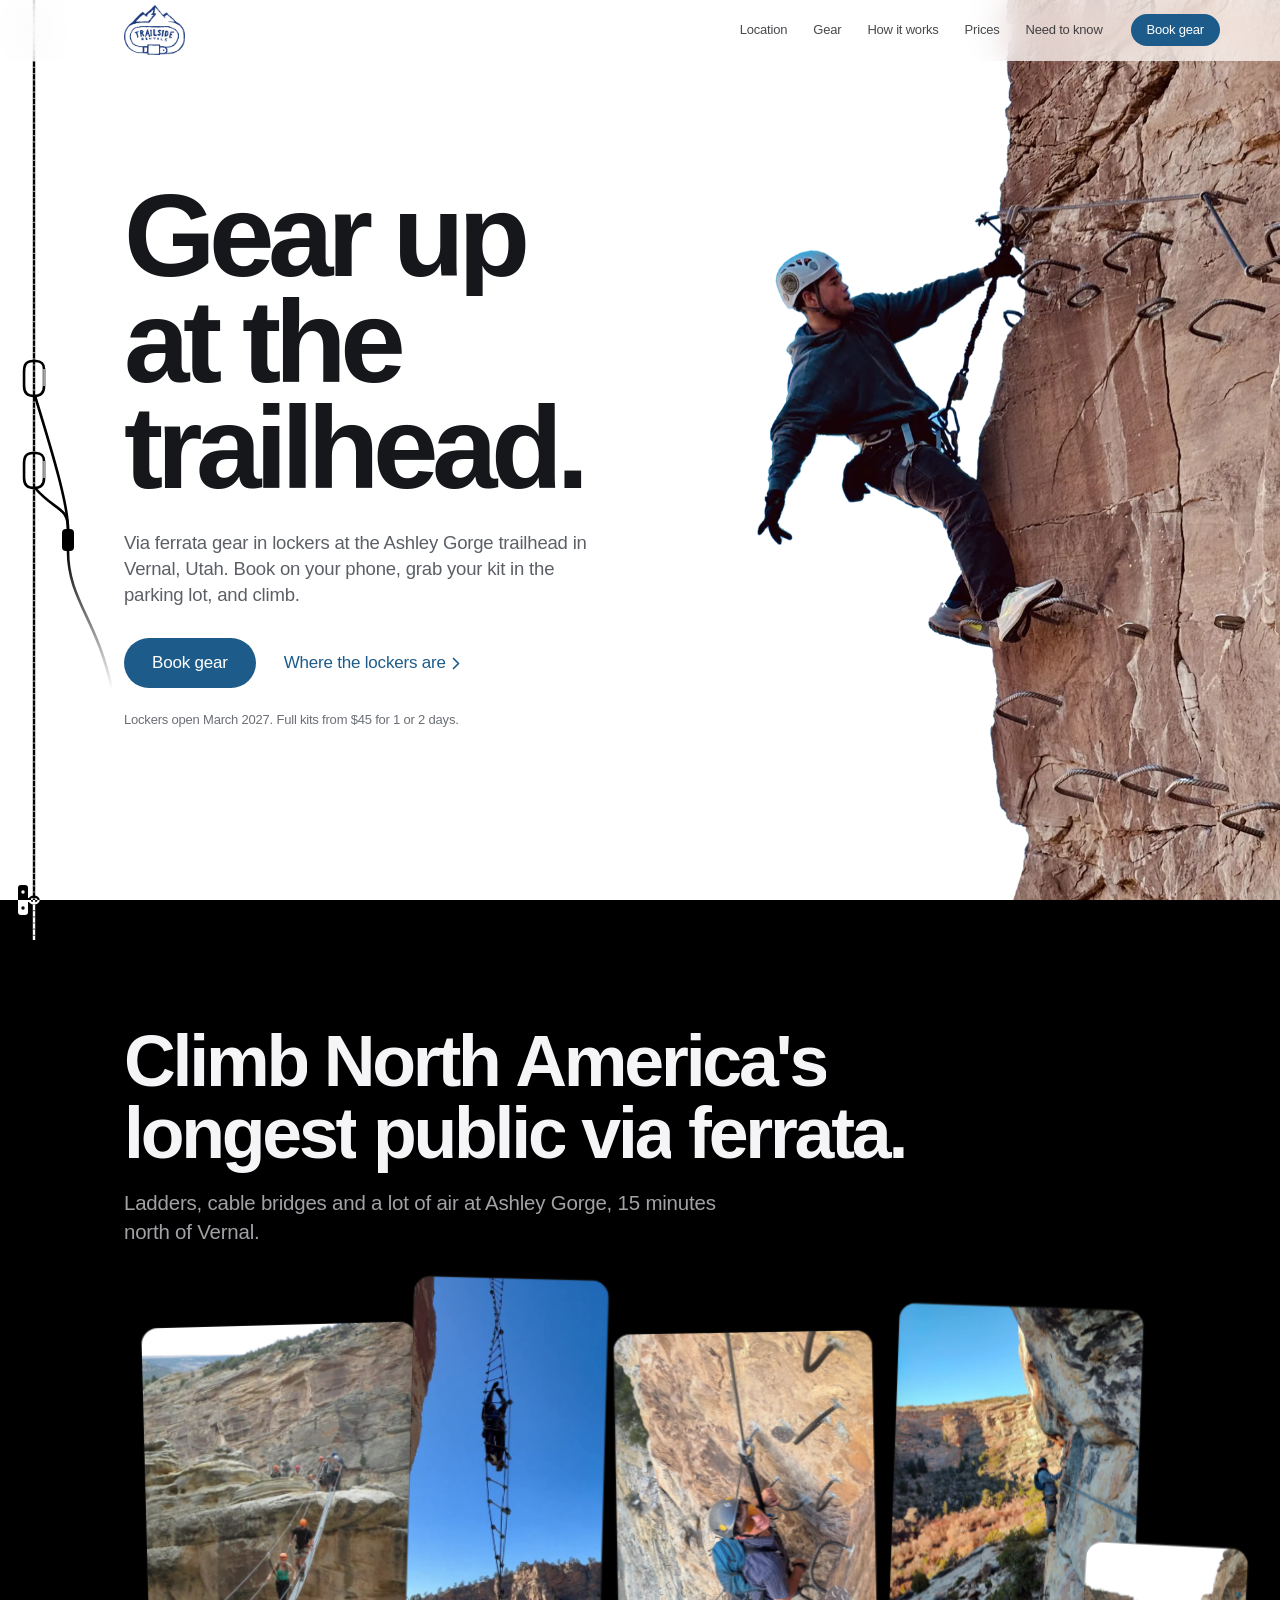
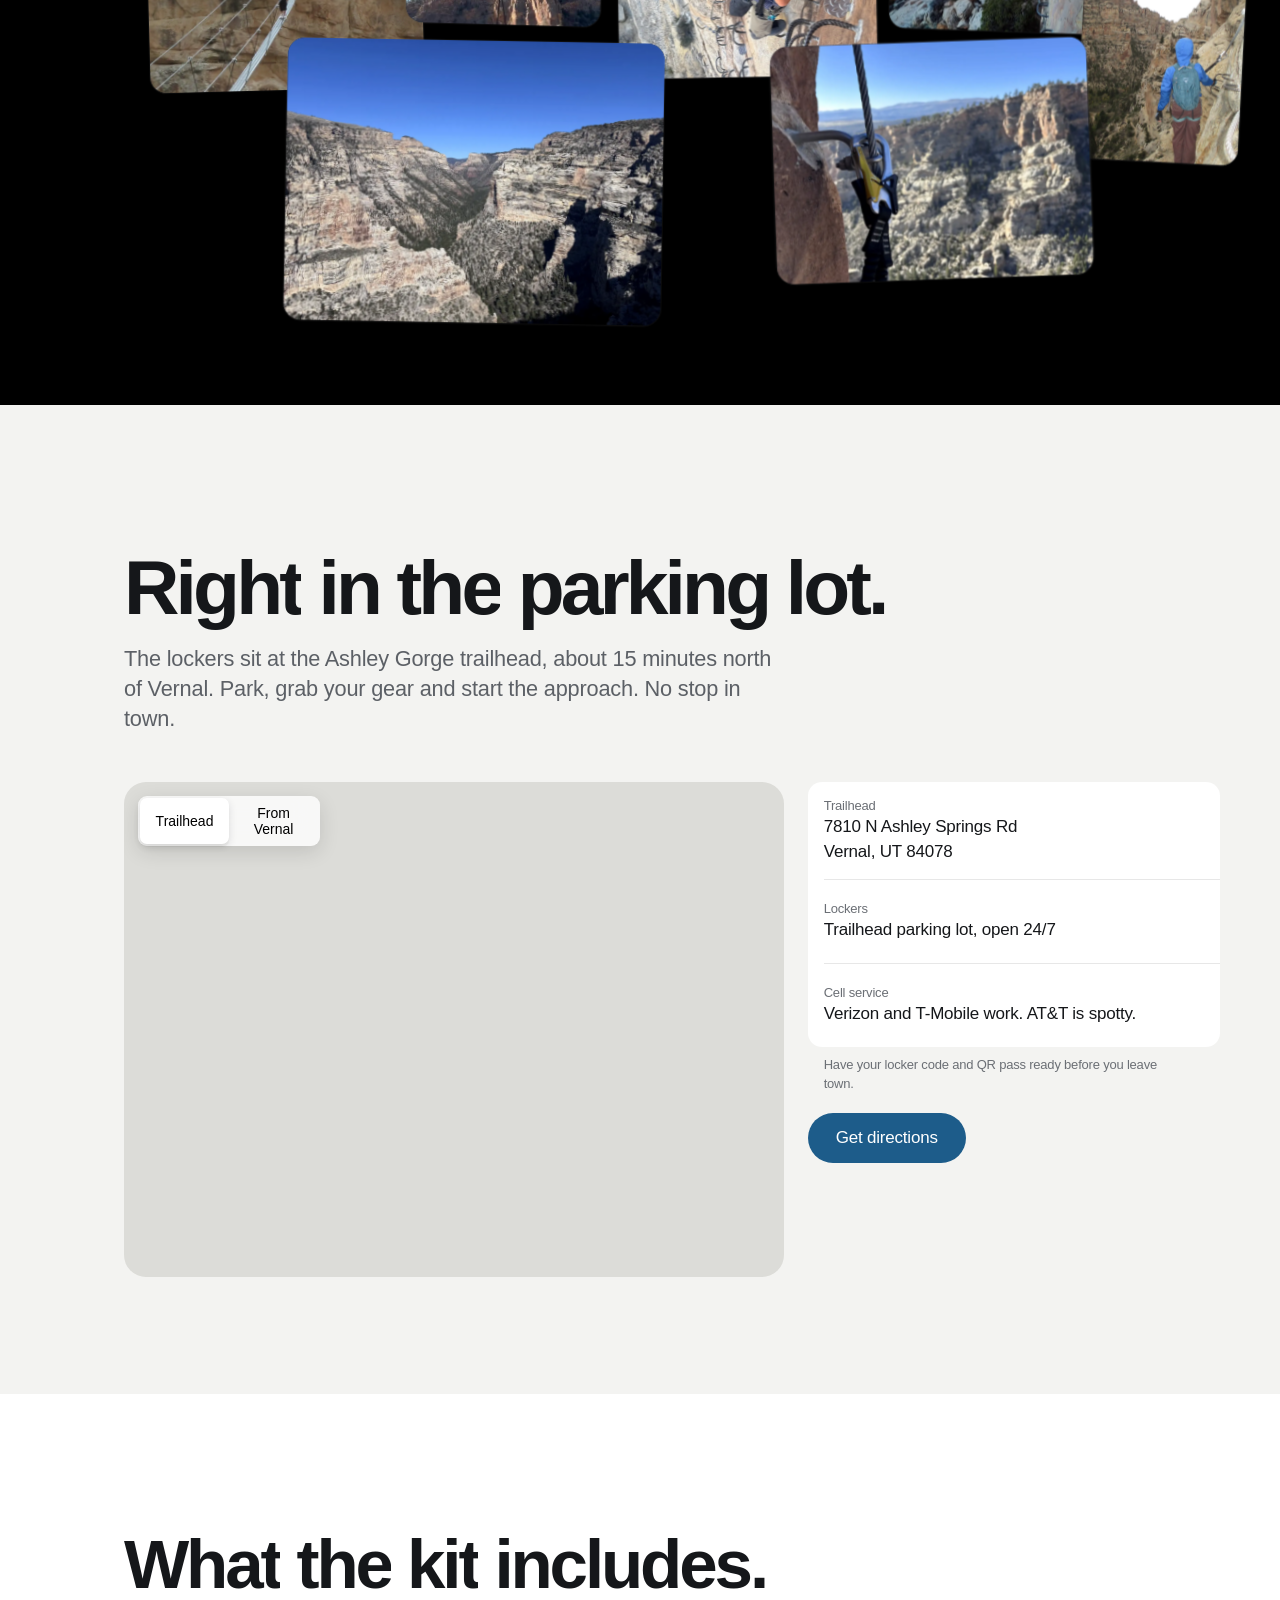
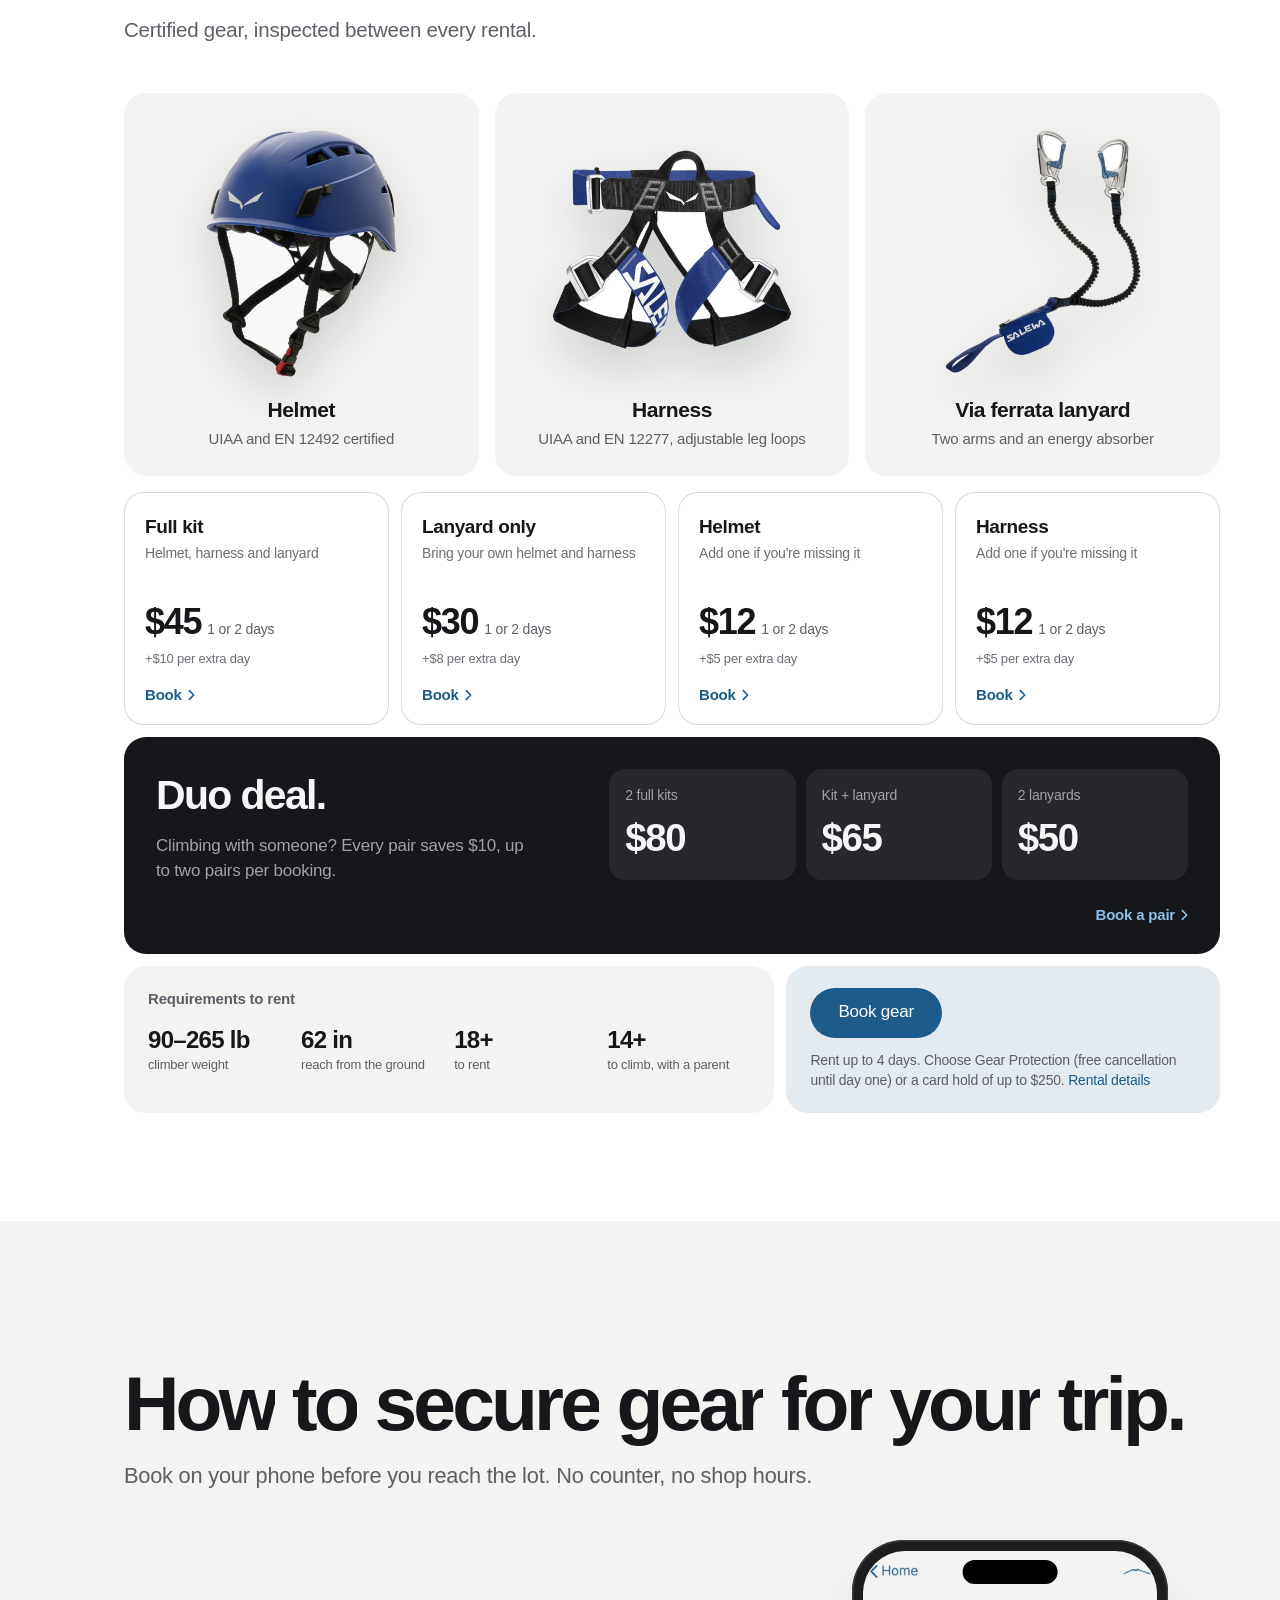
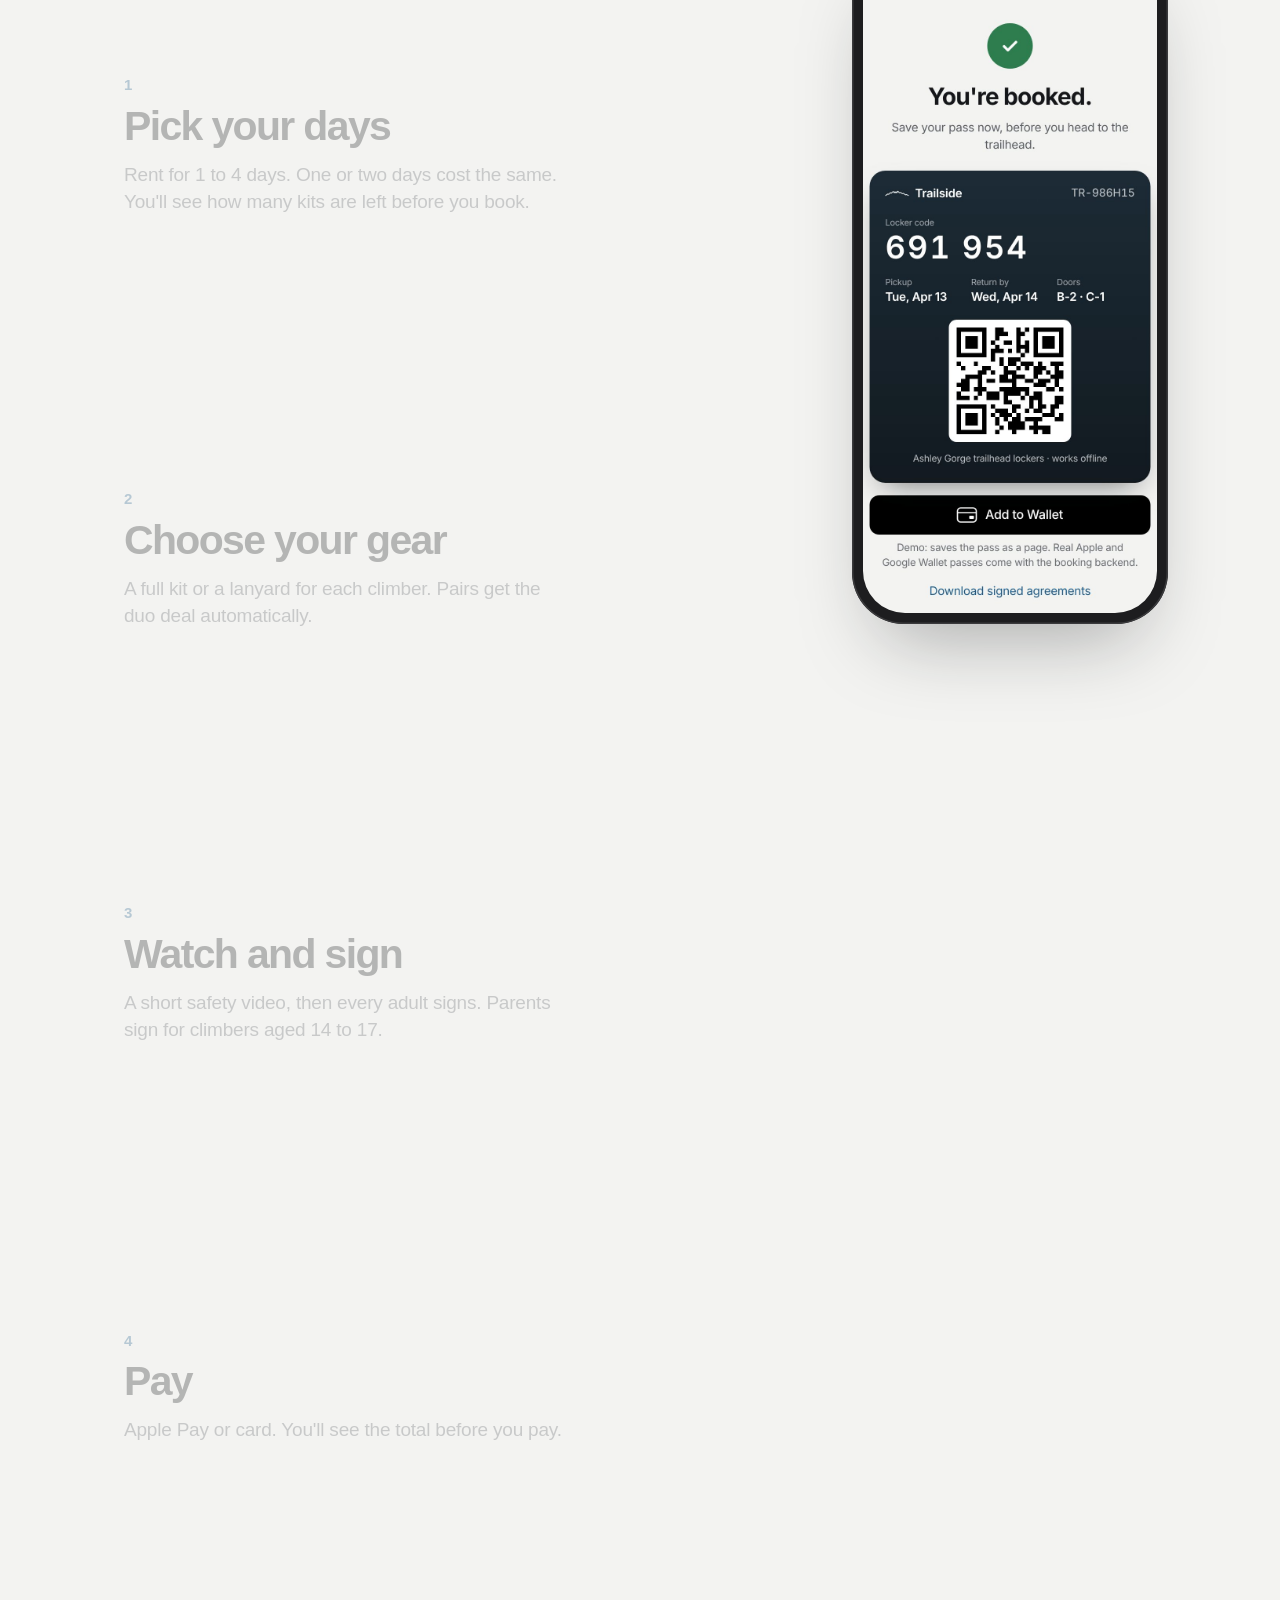
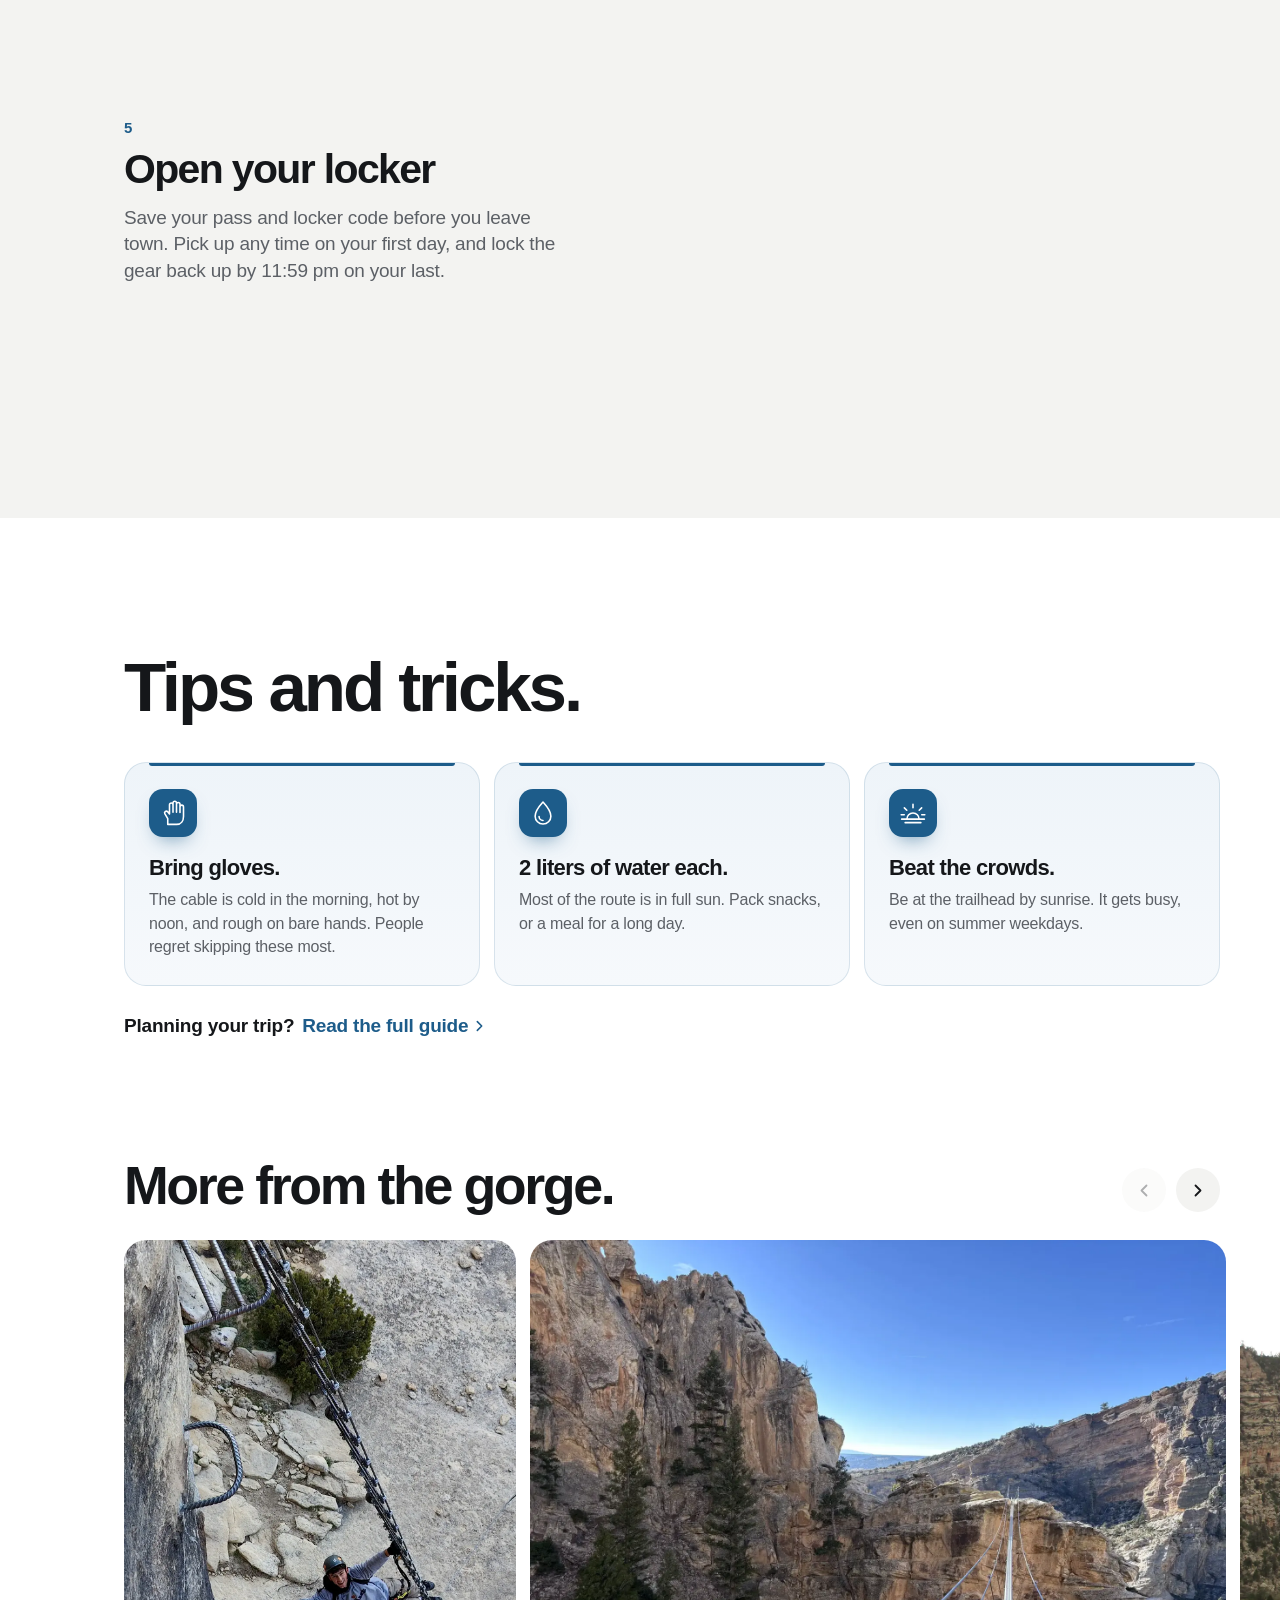
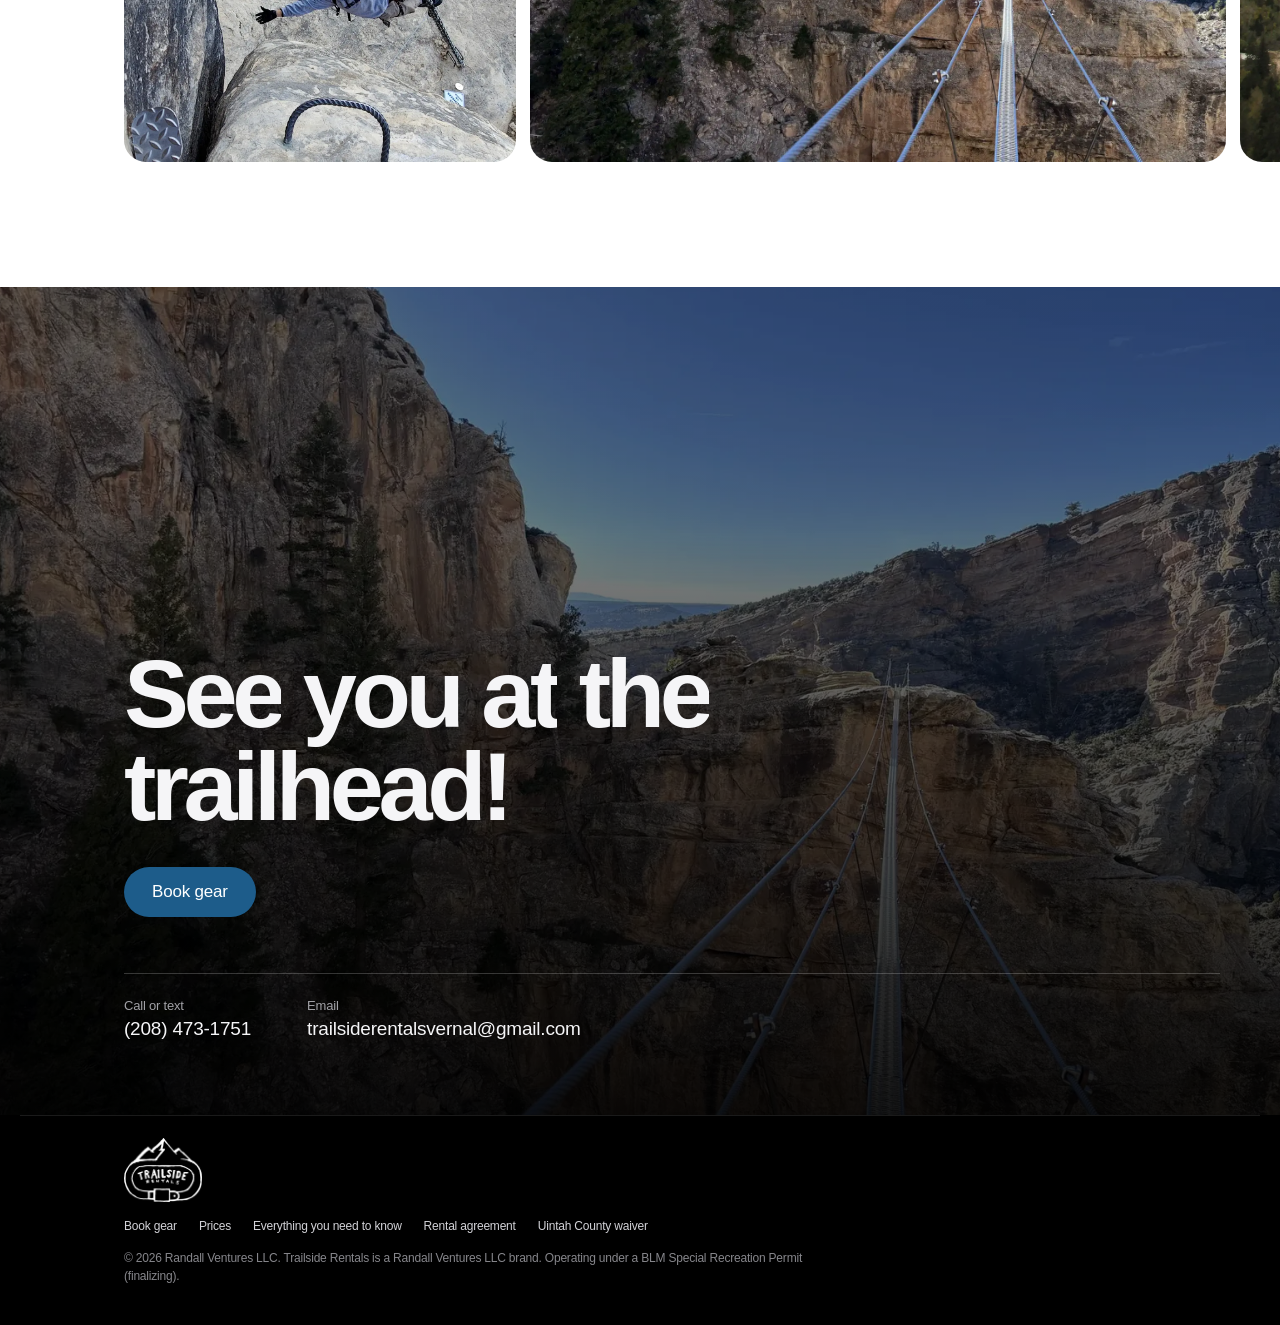
<file: ridgeline-rentals-web/rates.html>
<!DOCTYPE html>
<html lang="en">
<head>
  <meta charset="UTF-8" />
  <title>Prices | Trailside Rentals</title>
  <meta name="robots" content="noindex" />
  <link rel="canonical" href="index.html#prices" />
  <meta http-equiv="refresh" content="0; url=index.html#prices" />
  <script>location.replace("index.html#prices");</script>
</head>
<body><p>Prices moved to the <a href="index.html#prices">homepage</a>.</p></body>
</html>
</file>
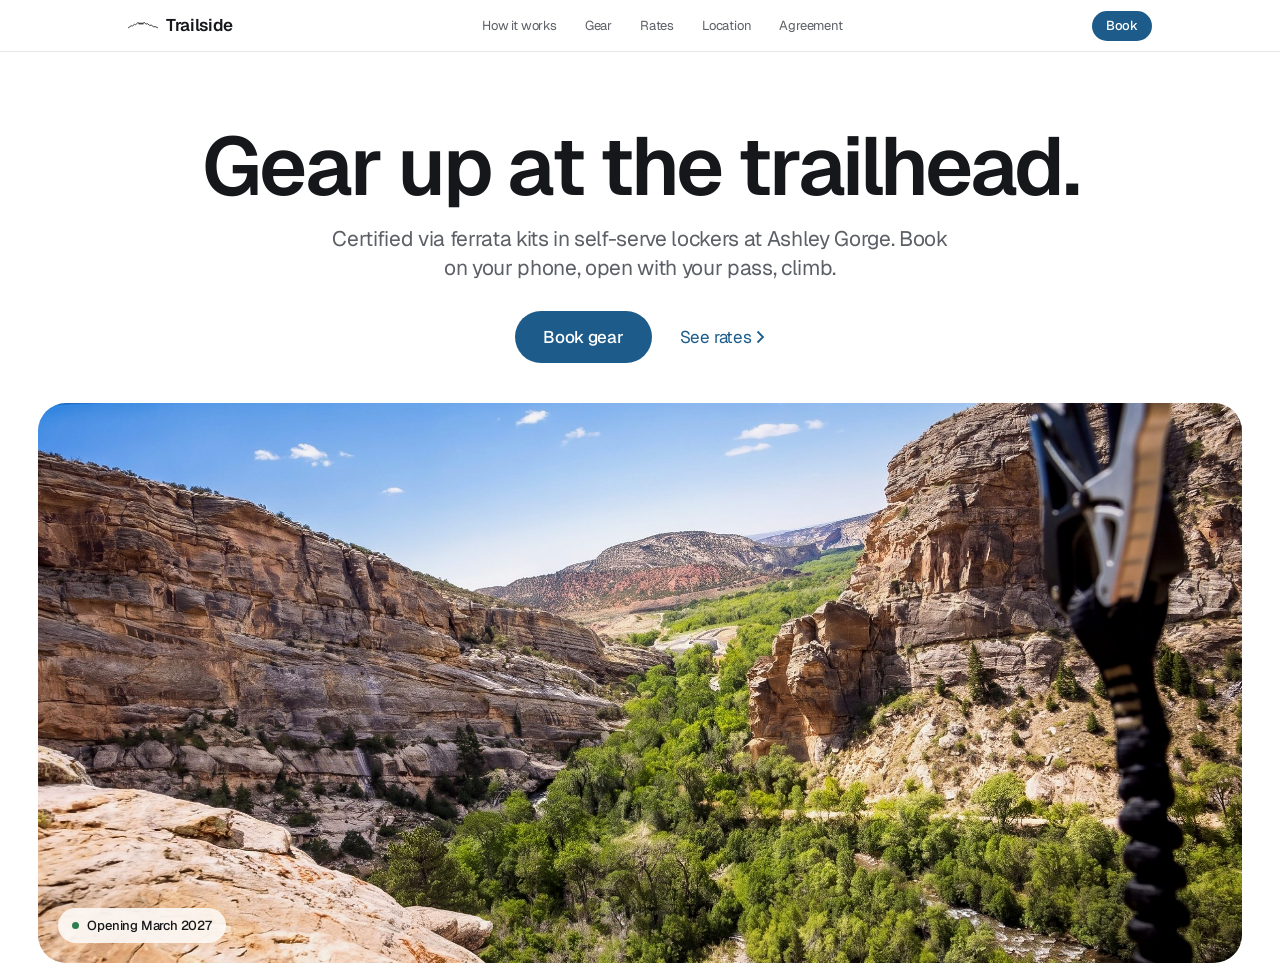
<file: ridgeline-rentals-web/design/booking-apple/mockup.html>
<!doctype html>
<html lang="en">
<head>
<meta charset="utf-8">
<meta name="viewport" content="width=device-width, initial-scale=1">
<title>Trailside — Apple-style concepts</title>
<link href="https://fonts.googleapis.com/css2?family=Geist:wght@400;500;600;700&family=Homemade+Apple&display=swap" rel="stylesheet">
<style>
:root{
  --bg:#FFFFFF; --bg2:#F3F3F1; --bg3:#EAEAE7;
  --ink:#15171A; --ink2:#5C6066; --ink3:#8B8F95;
  --line:rgba(21,23,26,.10); --line2:rgba(21,23,26,.16);
  --accent:#1D5C8A; --accent-hi:#174C73; --go:#2E7D4F;
  --r-pill:980px; --r-card:22px; --r-group:14px; --r-field:12px;
  --font:"Geist", -apple-system, BlinkMacSystemFont, system-ui, sans-serif;
  --ease:cubic-bezier(.2,.7,.1,1);
}
*{box-sizing:border-box} html,body{margin:0}
body{background:var(--bg);color:var(--ink);font-family:var(--font);-webkit-font-smoothing:antialiased;font-size:17px;line-height:1.47;letter-spacing:-.012em}
img{display:block;max-width:100%}
.screen{display:none;min-height:100vh;position:relative}
.screen.on{display:block}
a{color:var(--accent);text-decoration:none}
::selection{background:#CFE2F0}

/* type */
.eyebrowless{} /* no eyebrows anywhere */
.display{font-size:clamp(44px,6.4vw,84px);line-height:1.04;font-weight:600;letter-spacing:-.035em;margin:0}
.h2{font-size:clamp(34px,4.2vw,56px);line-height:1.07;font-weight:600;letter-spacing:-.03em;margin:0}
.h3{font-size:24px;line-height:1.17;font-weight:600;letter-spacing:-.02em;margin:0}
.sub{font-size:21px;line-height:1.38;color:var(--ink2);font-weight:400;letter-spacing:-.016em;margin:0}
.small{font-size:13px;color:var(--ink3);letter-spacing:-.005em}

/* controls */
.btn{display:inline-flex;align-items:center;justify-content:center;height:44px;padding:0 22px;border-radius:var(--r-pill);font:500 17px/1 var(--font);letter-spacing:-.016em;border:0;cursor:pointer;white-space:nowrap}
.btn-fill{background:var(--accent);color:#fff}
.btn-dark{background:var(--ink);color:#fff}
.btn-quiet{background:var(--bg2);color:var(--ink)}
.btn-lg{height:52px;font-size:17px;padding:0 28px}
.btn-block{width:100%}
.link{font-size:17px;color:var(--accent);display:inline-flex;align-items:center;gap:4px}
.link svg{width:9px;height:14px}
.row{display:flex;gap:16px;align-items:center;flex-wrap:wrap}
.center{text-align:center}

/* desktop nav (glass only here, over content) */
.gnav{position:sticky;top:0;z-index:20;height:52px;display:flex;align-items:center;justify-content:center;background:rgba(255,255,255,.72);backdrop-filter:saturate(180%) blur(20px);-webkit-backdrop-filter:saturate(180%) blur(20px);border-bottom:1px solid var(--line)}
.gnav .in{width:min(1024px,92vw);display:flex;align-items:center;justify-content:space-between}
.brand{display:flex;align-items:center;gap:8px;font-weight:600;font-size:17px;letter-spacing:-.02em;color:var(--ink)}
.brand svg{width:30px;height:12px}
.gnav nav{display:flex;gap:28px;font-size:13px;color:var(--ink2)}
.gnav nav span.on{color:var(--ink)}
.gnav .btn{height:30px;font-size:13px;padding:0 14px}

/* 1. home hero */
.hero-top{padding:72px 0 40px}
.hero-photo{width:min(1240px,94vw);margin:0 auto;height:560px;border-radius:28px;overflow:hidden;position:relative}
.hero-photo img{width:100%;height:100%;object-fit:cover}
.chip{position:absolute;left:20px;bottom:20px;background:rgba(255,255,255,.82);backdrop-filter:blur(16px);-webkit-backdrop-filter:blur(16px);border-radius:var(--r-pill);padding:8px 14px;font-size:13px;font-weight:500;display:flex;gap:8px;align-items:center}
.dot{width:7px;height:7px;border-radius:50%;background:var(--go)}

/* 2. kit (store-like) */
.kit-wrap{width:min(1024px,92vw);margin:0 auto;padding:72px 0 96px}
.kit-hero{background:var(--bg2);border-radius:var(--r-card);display:grid;grid-template-columns:1.1fr 1fr;align-items:center;overflow:hidden;margin-top:40px}
.kit-hero .txt{padding:56px}
.kit-hero .img{padding:40px 40px 40px 0}
.price{font-size:17px;color:var(--ink)}
.kit-row{display:grid;grid-template-columns:repeat(3,1fr);gap:16px;margin-top:16px}
.kit-tile{background:var(--bg2);border-radius:var(--r-card);padding:28px 28px 24px;display:flex;flex-direction:column}
.kit-tile img{height:150px;object-fit:contain;margin:4px auto 20px}
.kit-tile .h3{font-size:21px}
.kit-tile p{margin:6px 0 16px;color:var(--ink2);font-size:15px}
.kit-tile .foot{margin-top:auto;display:flex;justify-content:space-between;align-items:center}
.btn-sm{height:30px;font-size:14px;padding:0 14px}

/* 3. location */
.loc{width:min(1024px,92vw);margin:0 auto;padding:72px 0 96px;display:grid;grid-template-columns:.85fr 1.15fr;gap:48px;align-items:start}
.map{height:520px;border-radius:var(--r-card);overflow:hidden;background:var(--bg3);position:relative}
.map iframe{width:100%;height:100%;border:0}
.seg{display:inline-flex;background:rgba(118,118,128,.12);border-radius:9px;padding:2px}
.seg span{padding:6px 16px;font-size:13px;font-weight:500;border-radius:7px;color:var(--ink)}
.seg span.on{background:#fff;box-shadow:0 3px 8px rgba(0,0,0,.12),0 3px 1px rgba(0,0,0,.04)}
.map .seg{position:absolute;top:14px;left:50%;transform:translateX(-50%);background:rgba(255,255,255,.7);backdrop-filter:blur(16px);-webkit-backdrop-filter:blur(16px)}
.facts{margin-top:32px;border-top:1px solid var(--line)}
.facts div{display:flex;justify-content:space-between;gap:24px;padding:16px 0;border-bottom:1px solid var(--line);font-size:15px}
.facts span{color:var(--ink2)}
.facts b{font-weight:500;text-align:right}

/* ===== phone screens ===== */
.phone{background:var(--bg2);min-height:100vh;padding-bottom:120px}
.pnav{height:52px;display:flex;align-items:center;justify-content:space-between;padding:0 16px;font-size:17px;position:sticky;top:0;background:rgba(243,243,241,.82);backdrop-filter:saturate(180%) blur(20px);-webkit-backdrop-filter:saturate(180%) blur(20px);z-index:5}
.pnav .back{color:var(--accent);display:flex;align-items:center;gap:4px}
.pnav .back svg{width:11px;height:18px}
.pnav .title{font-weight:600}
.steps{display:flex;gap:6px;padding:4px 16px 0}
.steps i{flex:1;height:3px;border-radius:3px;background:var(--line2)}
.steps i.on{background:var(--ink)}
.ptitle{padding:20px 20px 6px;font-size:34px;font-weight:700;letter-spacing:-.03em;line-height:1.1}
.psub{padding:0 20px 18px;color:var(--ink2);font-size:15px}
.group-label{padding:18px 32px 7px;font-size:13px;color:var(--ink3);text-transform:none}
.group{background:#fff;margin:0 16px;border-radius:var(--r-group);overflow:hidden}
.cell{display:flex;align-items:center;gap:14px;min-height:56px;padding:10px 16px;position:relative}
.cell+.cell::before{content:"";position:absolute;top:0;left:16px;right:0;height:1px;background:var(--line)}
.cell .lbl{flex:1}
.cell .lbl b{display:block;font-weight:500}
.cell .lbl small{display:block;font-size:13px;color:var(--ink3)}
.cell .val{color:var(--ink2)}
.cell img{width:46px;height:46px;object-fit:contain}
.group-foot{padding:8px 32px 0;font-size:13px;color:var(--ink3)}
.stepper{display:inline-flex;background:rgba(118,118,128,.12);border-radius:9px;height:32px;align-items:center}
.stepper span{width:44px;text-align:center;font-size:20px;line-height:32px;color:var(--ink)}
.stepper span.dis{color:var(--ink3)}
.stepper i{width:1px;height:18px;background:var(--line2)}
.qty{width:22px;text-align:center;font-weight:600;font-variant-numeric:tabular-nums}
.check{width:22px;height:22px;border-radius:50%;border:1.5px solid var(--line2);flex:none;display:grid;place-items:center}
.check.on{background:var(--accent);border-color:var(--accent)}
.check.on::after{content:"";width:9px;height:5px;border-left:2px solid #fff;border-bottom:2px solid #fff;transform:translateY(-1px) rotate(-45deg)}
.toggle{width:51px;height:31px;border-radius:31px;background:rgba(120,120,128,.16);position:relative;flex:none}
.toggle::after{content:"";position:absolute;top:2px;left:2px;width:27px;height:27px;border-radius:50%;background:#fff;box-shadow:0 3px 8px rgba(0,0,0,.15),0 3px 1px rgba(0,0,0,.06)}
.toggle.on{background:var(--go)}
.toggle.on::after{left:22px}
.chev{width:8px;height:13px;color:var(--ink3)}

/* calendar */
.cal{background:#fff;margin:0 16px;border-radius:var(--r-group);padding:16px 12px 12px}
.cal-head{display:flex;justify-content:space-between;align-items:center;padding:0 6px 12px}
.cal-head b{font-size:17px;font-weight:600;display:flex;align-items:center;gap:6px}
.cal-head b svg{width:8px;height:13px;color:var(--accent)}
.cal-head .arrows{display:flex;gap:22px;color:var(--accent)}
.cal-head .arrows svg{width:11px;height:18px}
.cal-grid{display:grid;grid-template-columns:repeat(7,1fr);row-gap:4px;text-align:center}
.cal-grid .dow{font-size:13px;color:var(--ink3);font-weight:600;padding-bottom:6px}
.d{height:46px;display:flex;flex-direction:column;align-items:center;justify-content:flex-start;gap:3px;font-size:19px;font-variant-numeric:tabular-nums;position:relative}
.d span{width:36px;height:36px;line-height:36px;border-radius:50%}
.d i{width:5px;height:5px;border-radius:50%;background:var(--go)}
.d.low i{background:#C58A1A}
.d.off{color:#C6C8CB}
.d.off i{display:none}
.d.closed span{color:#C6C8CB;text-decoration:line-through}
.d.closed i{display:none}
.d.sel span{background:var(--accent);color:#fff;font-weight:600}
.d.sel i{opacity:0}
.d.in span{background:rgba(29,92,138,.12);color:var(--accent);font-weight:600}
.d.in i{opacity:0}
.legend{display:flex;gap:16px;justify-content:center;font-size:12px;color:var(--ink3);padding:10px 0 2px}
.legend em{display:inline-block;width:6px;height:6px;border-radius:50%;margin-right:6px;font-style:normal;vertical-align:middle}

/* bottom bar (glass) */
.bar{position:fixed;left:0;right:0;bottom:0;padding:12px 16px 30px;background:rgba(255,255,255,.78);backdrop-filter:saturate(180%) blur(22px);-webkit-backdrop-filter:saturate(180%) blur(22px);border-top:1px solid var(--line);display:flex;align-items:center;justify-content:space-between;gap:12px;z-index:9}
.bar .t b{display:block;font-size:20px;font-weight:600;letter-spacing:-.02em;font-variant-numeric:tabular-nums}
.bar .t span{font-size:13px;color:var(--ink3)}
.bar .btn{height:50px;padding:0 30px}

/* waiver */
.doc{background:#fff;margin:0 16px;border-radius:var(--r-group);padding:18px 18px 4px;max-height:230px;overflow:hidden;position:relative;font-family:"Times New Roman",Times,serif;font-size:15.5px;line-height:1.45;color:#1b1b1b;letter-spacing:0}
.doc h4{margin:0 0 6px;font-size:16px}
.doc p{margin:0 0 10px}
.doc::after{content:"";position:absolute;left:0;right:0;bottom:0;height:70px;background:linear-gradient(rgba(255,255,255,0),#fff)}
.read{display:flex;align-items:center;gap:8px;padding:10px 32px 0;font-size:13px;color:var(--go);font-weight:500}
.read svg{width:14px;height:14px}
.sig{height:110px;border-radius:var(--r-field);background:#fff;margin:0 16px;display:flex;align-items:center;justify-content:flex-start;padding:0 20px;font-family:"Homemade Apple",cursive;font-size:28px;color:#13284a;position:relative}
.sig::after{content:"";position:absolute;left:20px;right:20px;bottom:26px;height:1px;background:var(--line2)}
.sig-tools{display:flex;justify-content:space-between;padding:8px 32px 0;font-size:13px;color:var(--ink3)}
.sig-tools a{font-size:13px}
.cell.legal .lbl{font-family:"Times New Roman",Times,serif;font-size:16px;letter-spacing:0;line-height:1.35;color:#1b1b1b}

/* checkout */
.sum-hero{display:flex;gap:16px;align-items:center;margin:0 16px;background:#fff;border-radius:var(--r-group);padding:16px}
.sum-hero img{width:64px;height:64px;object-fit:contain;background:var(--bg2);border-radius:12px;padding:6px}
.money{font-variant-numeric:tabular-nums}
.total-row{display:flex;justify-content:space-between;align-items:baseline;padding:14px 32px 0}
.total-row b{font-size:28px;font-weight:600;letter-spacing:-.02em}
.paybtn{height:52px;border-radius:12px;background:#000;color:#fff;display:flex;align-items:center;justify-content:center;gap:6px;font-weight:500;font-size:18px;margin:18px 16px 10px}
.paybtn.alt{background:#fff;color:var(--ink);border:1px solid var(--line2)}
.secure{display:flex;justify-content:center;align-items:center;gap:6px;font-size:12px;color:var(--ink3);padding-top:6px}
.secure svg{width:11px;height:13px}

/* confirmation pass */
.done{padding:28px 20px 0;text-align:center}
.done .ok{width:56px;height:56px;border-radius:50%;background:var(--go);display:grid;place-items:center;margin:8px auto 14px}
.done .ok svg{width:24px;height:24px}
.pass{margin:22px 16px 0;border-radius:20px;background:linear-gradient(180deg,#1C2B36 0%,#121A20 100%);color:#fff;padding:18px 20px 20px;box-shadow:0 18px 40px -18px rgba(18,26,32,.6)}
.pass .top{display:flex;justify-content:space-between;align-items:center;font-size:14px;font-weight:600}
.pass .top .brand{color:#fff;font-size:15px}
.pass .lab{font-size:11px;color:rgba(255,255,255,.6);margin-top:18px}
.pass .code{font-size:40px;font-weight:600;letter-spacing:.06em;font-variant-numeric:tabular-nums;line-height:1.1}
.pass .grid{display:grid;grid-template-columns:1fr 1fr 1fr;gap:10px;margin-top:14px}
.pass .grid b{display:block;font-size:15px;font-weight:600}
.pass .qr{margin:18px auto 0;width:132px;height:132px;background:#fff;border-radius:10px;padding:10px}
.wallet{margin:16px 16px 0;height:50px;border-radius:12px;background:#000;color:#fff;display:flex;align-items:center;justify-content:center;gap:10px;font-weight:500;font-size:16px}
.wallet svg{width:26px;height:20px}
</style>
</head>
<body>

<!-- shared bits -->
<template id="logo"><svg viewBox="0 0 220 52" fill="none" stroke="currentColor" stroke-width="6" stroke-linecap="round" stroke-linejoin="round"><path d="M3 46 L24 31 L32 35 L48 19 L56 24 L72 9 L81 13"/><path d="M81 13 H111 M81 18 H111"/><path d="M111 13 L118 6 L132 20 L142 16 L160 30 L170 26 L189 40 L198 37 L217 46"/></svg></template>

<!-- 1 HOME -->
<section class="screen" id="home">
  <header class="gnav"><div class="in"><span class="brand" data-logo>Trailside</span><nav><span>How it works</span><span>Gear</span><span>Rates</span><span>Location</span><span>Agreement</span></nav><span class="btn btn-fill">Book</span></div></header>
  <div class="hero-top center">
    <h1 class="display">Gear up at the trailhead.</h1>
    <p class="sub" style="margin:16px auto 0;max-width:640px">Certified via ferrata kits in self-serve lockers at Ashley Gorge. Book on your phone, open with your pass, climb.</p>
    <div class="row" style="justify-content:center;margin-top:28px;gap:28px"><span class="btn btn-fill btn-lg">Book gear</span><span class="link">See rates <svg viewBox="0 0 9 14" fill="none" stroke="currentColor" stroke-width="1.8"><path d="m1.5 1.5 5.5 5.5-5.5 5.5"/></svg></span></div>
  </div>
  <div class="hero-photo"><img src="../../assets/photos/hero-canyon-wide.jpg" alt=""><span class="chip"><i class="dot"></i>Opening March 2027</span></div>
</section>

<!-- 2 KIT -->
<section class="screen" id="kit">
  <header class="gnav"><div class="in"><span class="brand" data-logo>Trailside</span><nav><span>How it works</span><span class="on">Gear</span><span>Rates</span><span>Location</span><span>Agreement</span></nav><span class="btn btn-fill">Book</span></div></header>
  <div class="kit-wrap">
    <h2 class="h2">The kit.</h2>
    <p class="sub" style="margin-top:10px">Certified gear, inspected between every rental.</p>
    <div class="kit-hero">
      <div class="txt">
        <h3 class="h3" style="font-size:32px">Full kit</h3>
        <p class="sub" style="font-size:17px;margin:10px 0 18px">Helmet, harness and energy-absorbing lanyard. Everything one climber needs.</p>
        <p class="price">$45 for 1 day <span style="color:var(--ink3)">·</span> $60 for 2 days</p>
        <div class="row" style="margin-top:22px;gap:24px"><span class="btn btn-fill">Book</span><span class="link">What's included <svg viewBox="0 0 9 14" fill="none" stroke="currentColor" stroke-width="1.8"><path d="m1.5 1.5 5.5 5.5-5.5 5.5"/></svg></span></div>
      </div>
      <div class="img"><img src="../../assets/gear/full-kit.png" alt="" style="max-height:340px;margin:auto"></div>
    </div>
    <div class="kit-row">
      <div class="kit-tile"><img src="../../assets/gear/lanyard.png" alt=""><h3 class="h3">Lanyard</h3><p>Bring your own helmet and harness.</p><div class="foot"><span class="price">From $30</span><span class="btn btn-quiet btn-sm">Add</span></div></div>
      <div class="kit-tile"><img src="../../assets/gear/helmet.png" alt=""><h3 class="h3">Helmet</h3><p>UIAA and EN 12492 certified.</p><div class="foot"><span class="price">From $12</span><span class="btn btn-quiet btn-sm">Add</span></div></div>
      <div class="kit-tile"><img src="../../assets/gear/harness.png" alt=""><h3 class="h3">Harness</h3><p>UIAA and EN 12277 certified.</p><div class="foot"><span class="price">From $12</span><span class="btn btn-quiet btn-sm">Add</span></div></div>
    </div>
  </div>
</section>

<!-- 3 LOCATION -->
<section class="screen" id="location">
  <header class="gnav"><div class="in"><span class="brand" data-logo>Trailside</span><nav><span>How it works</span><span>Gear</span><span>Rates</span><span class="on">Location</span><span>Agreement</span></nav><span class="btn btn-fill">Book</span></div></header>
  <div class="loc">
    <div>
      <h2 class="h2">Right in the parking lot.</h2>
      <p class="sub" style="margin-top:14px;font-size:19px">Lockers sit at the Ashley Gorge trailhead, about 15 minutes north of Vernal. Park, open, climb.</p>
      <div class="facts">
        <div><span>Address</span><b>7810 N Ashley Springs Rd<br>Vernal, UT 84078</b></div>
        <div><span>Lockers</span><b>Trailhead parking lot</b></div>
        <div><span>Cell service</span><b>None. Save your pass first.</b></div>
        <div><span>Season</span><b>March 1 – November 30</b></div>
      </div>
      <div class="row" style="margin-top:28px;gap:24px"><span class="btn btn-fill">Get directions</span><span class="link">Open in Maps <svg viewBox="0 0 9 14" fill="none" stroke="currentColor" stroke-width="1.8"><path d="m1.5 1.5 5.5 5.5-5.5 5.5"/></svg></span></div>
    </div>
    <div class="map"><iframe src="https://maps.google.com/maps?q=40.5689978,-109.6150586&t=k&z=16&output=embed"></iframe><div class="seg"><span class="on">Trailhead</span><span>From Vernal</span></div></div>
  </div>
</section>

<!-- 4 CALENDAR (phone) -->
<section class="screen phone" id="calendar">
  <div class="pnav"><span class="back"><svg viewBox="0 0 11 18" fill="none" stroke="currentColor" stroke-width="2.2" stroke-linecap="round"><path d="M9 2 2 9l7 7"/></svg>Home</span><span class="title">Book</span><span style="width:52px"></span></div>
  <div class="steps"><i class="on"></i><i></i><i></i><i></i></div>
  <div class="ptitle">When are you climbing?</div>
  <div class="psub">Green dots have kits available.</div>
  <div class="cal">
    <div class="cal-head"><b>May 2027 <svg viewBox="0 0 8 13" fill="none" stroke="currentColor" stroke-width="2"><path d="m1.5 1.5 5 5-5 5"/></svg></b><span class="arrows"><svg viewBox="0 0 11 18" fill="none" stroke="currentColor" stroke-width="2.2" stroke-linecap="round"><path d="M9 2 2 9l7 7"/></svg><svg viewBox="0 0 11 18" fill="none" stroke="currentColor" stroke-width="2.2" stroke-linecap="round"><path d="m2 2 7 7-7 7"/></svg></span></div>
    <div class="cal-grid" id="calgrid"></div>
    <div class="legend"><span><em style="background:var(--go)"></em>Available</span><span><em style="background:#C58A1A"></em>A few left</span><span><em style="background:#C6C8CB"></em>Full or closed</span></div>
  </div>
  <div class="group-label">Rental length</div>
  <div class="group"><div class="cell"><div class="seg" style="width:100%;display:flex"><span style="flex:1;text-align:center">1 day</span><span class="on" style="flex:1;text-align:center">2 days</span></div></div></div>
  <div class="group-foot">Sat, May 15 to Sun, May 16. Return within 48 hours of pickup.</div>
  <div class="bar"><div class="t"><b>Sat–Sun</b><span>May 15–16 · 9 kits left</span></div><span class="btn btn-fill">Continue</span></div>
</section>

<!-- 5 GEAR (phone) -->
<section class="screen phone" id="gear">
  <div class="pnav"><span class="back"><svg viewBox="0 0 11 18" fill="none" stroke="currentColor" stroke-width="2.2" stroke-linecap="round"><path d="M9 2 2 9l7 7"/></svg>Dates</span><span class="title">Book</span><span style="width:52px"></span></div>
  <div class="steps"><i class="on"></i><i class="on"></i><i></i><i></i></div>
  <div class="ptitle">What do you need?</div>
  <div class="psub">One kit or lanyard per climber.</div>
  <div class="group">
    <div class="cell"><img src="../../assets/gear/full-kit.png" alt=""><div class="lbl"><b>Full kit</b><small>$60 for 2 days</small></div><span class="stepper"><span>−</span><i></i><span>+</span></span><span class="qty">2</span></div>
    <div class="cell"><img src="../../assets/gear/lanyard.png" alt=""><div class="lbl"><b>Lanyard</b><small>$40 for 2 days</small></div><span class="stepper"><span>−</span><i></i><span>+</span></span><span class="qty">1</span></div>
    <div class="cell"><img src="../../assets/gear/helmet.png" alt=""><div class="lbl"><b>Helmet</b><small>$17 for 2 days</small></div><span class="stepper"><span class="dis">−</span><i></i><span>+</span></span><span class="qty" style="color:var(--ink3)">0</span></div>
    <div class="cell"><img src="../../assets/gear/harness.png" alt=""><div class="lbl"><b>Harness</b><small>$17 for 2 days</small></div><span class="stepper"><span class="dis">−</span><i></i><span>+</span></span><span class="qty" style="color:var(--ink3)">0</span></div>
  </div>
  <div class="group-label">Damage cover</div>
  <div class="group">
    <div class="cell"><span class="check on"></span><div class="lbl"><b>Gear Protection</b><small>Covers accidental damage. No card hold.</small></div><span class="val money">$21</span></div>
    <div class="cell"><span class="check"></span><div class="lbl"><b>Refundable card hold</b><small>Released when your gear is back.</small></div><span class="val money">$380 hold</span></div>
  </div>
  <div class="group-foot">Neither option covers misuse or gear that isn't returned.</div>
  <div class="bar"><div class="t"><b class="money">$181</b><span>3 climbers · 2 days</span></div><span class="btn btn-fill">Continue</span></div>
</section>

<!-- 6 WAIVER (phone) -->
<section class="screen phone" id="waiver">
  <div class="pnav"><span class="back"><svg viewBox="0 0 11 18" fill="none" stroke="currentColor" stroke-width="2.2" stroke-linecap="round"><path d="M9 2 2 9l7 7"/></svg>Video</span><span class="title">Agreement</span><span style="width:52px"></span></div>
  <div class="steps"><i class="on"></i><i class="on"></i><i class="on"></i><i></i></div>
  <div class="ptitle">Ben, please sign.</div>
  <div class="psub">1 of 2 adults. Sam signs next.</div>
  <div class="doc"><h4>Gear Rental Agreement and Liability Release</h4><p><b>PLEASE READ CAREFULLY BEFORE SIGNING.</b> This document contains a release of liability and assumption of risk that will affect your legal rights.</p><p>This Gear Rental Agreement and Liability Release ("Agreement") is entered into between Randall Ventures LLC dba Trailside Rentals ("Company") and the renter identified below ("Renter").</p></div>
  <div class="read"><svg viewBox="0 0 14 14" fill="none" stroke="currentColor" stroke-width="2"><path d="m2 7.5 3 3 7-7"/></svg>Read to the end</div>
  <div class="group-label">Confirm each statement</div>
  <div class="group">
    <div class="cell legal"><div class="lbl">Each climber weighs 90–265 lbs and has a 62-inch reach.</div><span class="toggle on"></span></div>
    <div class="cell legal"><div class="lbl">I accept the risks of via ferrata, including serious injury or death.</div><span class="toggle on"></span></div>
    <div class="cell legal"><div class="lbl">I release Trailside Rentals from claims, including negligence.</div><span class="toggle"></span></div>
  </div>
  <div class="group-foot">6 more statements</div>
  <div class="group-label">Signature</div>
  <div class="sig">Ben Randall</div>
  <div class="sig-tools"><span>Generated from your typed name</span><a>Draw instead</a></div>
  <div class="bar"><div class="t"><b>2 of 9</b><span>statements confirmed</span></div><span class="btn btn-fill" style="opacity:.35">Sign</span></div>
</section>

<!-- 7 CHECKOUT (phone) -->
<section class="screen phone" id="checkout">
  <div class="pnav"><span class="back"><svg viewBox="0 0 11 18" fill="none" stroke="currentColor" stroke-width="2.2" stroke-linecap="round"><path d="M9 2 2 9l7 7"/></svg>Agreement</span><span class="title">Review</span><span style="width:52px"></span></div>
  <div class="steps"><i class="on"></i><i class="on"></i><i class="on"></i><i class="on"></i></div>
  <div class="ptitle">Review and pay.</div>
  <div class="psub">Ashley Gorge trailhead lockers</div>
  <div class="sum-hero"><img src="../../assets/gear/full-kit.png" alt=""><div><b style="font-weight:600">Sat, May 15 – Sun, May 16</b><div class="small" style="font-size:15px;color:var(--ink2)">2 full kits, 1 lanyard · 3 climbers</div></div></div>
  <div class="group-label">Summary</div>
  <div class="group">
    <div class="cell"><div class="lbl">2 × Full kit, 2 days</div><span class="money">$120</span></div>
    <div class="cell"><div class="lbl">1 × Lanyard, 2 days</div><span class="money">$40</span></div>
    <div class="cell"><div class="lbl">Gear Protection</div><span class="money">$21</span></div>
    <div class="cell"><div class="lbl">Agreements</div><span style="color:var(--go);font-weight:500">2 of 2 signed</span></div>
    <div class="cell"><div class="lbl">Safety video</div><span style="color:var(--go);font-weight:500">Watched</span></div>
  </div>
  <div class="total-row"><span style="font-weight:600">Total</span><b class="money">$181</b></div>
  <div class="paybtn">Pay with Apple Pay</div>
  <div class="paybtn alt">Pay with card</div>
  <div class="secure"><svg viewBox="0 0 11 13" fill="currentColor"><path d="M2 5V3.5a3.5 3.5 0 0 1 7 0V5h.5A1.5 1.5 0 0 1 11 6.5v5A1.5 1.5 0 0 1 9.5 13h-8A1.5 1.5 0 0 1 0 11.5v-5A1.5 1.5 0 0 1 1.5 5H2Zm1.5 0h4V3.5a2 2 0 0 0-4 0V5Z"/></svg>Secure checkout by Stripe. Card details never touch our servers.</div>
</section>

<!-- 8 CONFIRMATION / PASS (phone) -->
<section class="screen phone" id="pass">
  <div class="pnav"><span style="width:52px"></span><span class="title">Confirmed</span><span style="color:var(--accent);width:52px;text-align:right">Done</span></div>
  <div class="done">
    <div class="ok"><svg viewBox="0 0 24 24" fill="none" stroke="#fff" stroke-width="3" stroke-linecap="round" stroke-linejoin="round"><path d="m5 12.5 4.5 4.5L19 7.5"/></svg></div>
    <div style="font-size:28px;font-weight:700;letter-spacing:-.03em">You're booked.</div>
    <div class="psub" style="padding:6px 0 0">Add your pass now. There's no signal at the gorge.</div>
  </div>
  <div class="pass">
    <div class="top"><span class="brand" data-logo>Trailside</span><span style="font-weight:500;opacity:.8">TR-8KQ2LM</span></div>
    <div class="lab">Locker code</div>
    <div class="code">482 913</div>
    <div class="grid"><div><span class="lab" style="display:block;margin:0">Pickup</span><b>Sat, May 15</b></div><div><span class="lab" style="display:block;margin:0">Return by</span><b>48 hrs later</b></div><div><span class="lab" style="display:block;margin:0">Doors</span><b>A5 · A6 · B7</b></div></div>
    <div class="qr" id="qr"></div>
  </div>
  <div class="wallet"><svg viewBox="0 0 26 20" fill="none"><rect x="1" y="1" width="24" height="18" rx="4" stroke="#fff" stroke-width="1.6"/><path d="M1 7h24" stroke="#fff" stroke-width="1.6"/><rect x="16" y="11" width="6" height="4" rx="1" fill="#fff"/></svg>Add to Wallet</div>
  <div class="center" style="margin-top:14px"><span class="link" style="font-size:15px">Download signed agreements</span></div>
</section>

<script>
// logo marks
const logo = document.getElementById('logo').innerHTML;
document.querySelectorAll('[data-logo]').forEach(el => el.insertAdjacentHTML('afterbegin', logo));
// calendar
const g = document.getElementById('calgrid');
if (g) {
  let h = ['S','M','T','W','T','F','S'].map(d => `<div class="dow">${d}</div>`).join('');
  for (let i = 0; i < 6; i++) h += '<div></div>';
  const low = [7, 8, 21, 22], closed = [10, 11], full = [29], past = [];
  for (let d = 1; d <= 31; d++) {
    let c = 'd';
    if (closed.includes(d)) c += ' closed'; else if (full.includes(d)) c += ' off';
    else if (low.includes(d)) c += ' low';
    if (d === 15) c += ' sel'; if (d === 16) c += ' in';
    h += `<div class="${c}"><span>${d}</span><i></i></div>`;
  }
  g.innerHTML = h;
}
// simple QR-like pattern (placeholder graphic, not a real code)
const q = document.getElementById('qr');
if (q) {
  let s = '<svg viewBox="0 0 25 25" width="100%" height="100%" shape-rendering="crispEdges">';
  let seed = 7;
  const r = () => (seed = (seed * 9301 + 49297) % 233280) / 233280;
  const finder = (x, y) => `<rect x="${x}" y="${y}" width="7" height="7" fill="#000"/><rect x="${x+1}" y="${y+1}" width="5" height="5" fill="#fff"/><rect x="${x+2}" y="${y+2}" width="3" height="3" fill="#000"/>`;
  for (let y = 0; y < 25; y++) for (let x = 0; x < 25; x++) {
    const inF = (x < 8 && y < 8) || (x > 16 && y < 8) || (x < 8 && y > 16);
    if (!inF && r() > .52) s += `<rect x="${x}" y="${y}" width="1" height="1" fill="#000"/>`;
  }
  s += finder(0,0) + finder(18,0) + finder(0,18) + '</svg>';
  q.innerHTML = s;
}
// show screen from hash
const id = location.hash.slice(1) || 'home';
document.getElementById(id).classList.add('on');
</script>
</body>
</html>
</file>
<file: ridgeline-rentals-web/css/apple.css>
/* ==========================================================================
   Trailside — Apple-style system (booking flow, rates, agreement)
   Spec: design/booking-apple/BOOKING-STYLE.md
   ========================================================================== */
:root {
  --a-bg: #FFFFFF;
  --a-bg2: #F3F3F1;
  --a-bg3: #EAEAE7;
  --a-ink: #15171A;
  --a-ink2: #5C6066;
  --a-ink3: #6B6F75;
  --a-line: rgba(21, 23, 26, .10);
  --a-line2: rgba(21, 23, 26, .16);
  --a-accent: #1D5C8A;
  --a-accent-hi: #174C73;
  --a-accent-soft: rgba(29, 92, 138, .12);
  --a-go: #2E7D4F;
  --a-low: #C58A1A;
  --a-red: #C0392B;
  --a-pill: 980px;
  --a-group: 14px;
  --a-field: 12px;
  --a-card: 22px;
  --a-sys: -apple-system, BlinkMacSystemFont, "SF Pro Text", "Segoe UI", Roboto, "Helvetica Neue", Arial, sans-serif;
  --a-ease: cubic-bezier(.16, 1, .3, 1);
}

.a-page { margin: 0; background: var(--a-bg2); color: var(--a-ink); font-family: var(--a-sys); font-size: 17px; line-height: 1.47; letter-spacing: -.012em; -webkit-font-smoothing: antialiased; }
.a-page ::selection { background: #CFE2F0; }
.a-page :focus-visible { outline: 3px solid rgba(29, 92, 138, .45); outline-offset: 2px; }
.a-page img { display: block; max-width: 100%; }
:where(.a-page) :where(button, input, select) { font: inherit; color: inherit; letter-spacing: inherit; }
.a-page a { color: var(--a-accent); text-decoration: none; }
.a-page a:hover { text-decoration: underline; }

/* ---------- top bar (glass) ---------- */
.a-top { position: sticky; top: 0; z-index: 30; background: rgba(243, 243, 241, .8); backdrop-filter: saturate(180%) blur(20px); -webkit-backdrop-filter: saturate(180%) blur(20px); }
.a-top__in { max-width: 640px; margin: 0 auto; height: 52px; padding: 0 16px; display: grid; grid-template-columns: 1fr auto 1fr; align-items: center; }
.a-back { justify-self: start; display: inline-flex; align-items: center; gap: 4px; color: var(--a-accent); background: none; border: 0; padding: 8px 0; cursor: pointer; font-size: 17px; }
.a-back svg { width: 11px; height: 18px; }
.a-back[hidden] { display: inline-flex; visibility: hidden; }
.a-top__title { font-weight: 600; }
.a-top__logo { justify-self: end; display: inline-flex; color: var(--a-ink); }
.a-top__logo svg { width: 34px; height: 14px; }
.a-steps { max-width: 640px; margin: 0 auto; display: flex; gap: 6px; padding: 2px 16px 8px; }
.a-steps i { flex: 1; height: 3px; border-radius: 3px; background: var(--a-line2); transition: background-color .4s var(--a-ease); }
.a-steps i.on { background: var(--a-ink); }

/* ---------- layout ---------- */
.a-main { max-width: 640px; margin: 0 auto; padding: 0 0 140px; }
.a-demo { margin: 8px 16px 0; padding: 10px 14px; border-radius: var(--a-field); background: var(--a-accent-soft); color: var(--a-accent-hi); font-size: 13px; }
.a-step { display: none; }
.a-step.is-on { display: block; animation: a-in .45s var(--a-ease) both; }
.a-step.is-back { animation-name: a-in-back; }
@keyframes a-in { from { opacity: 0; transform: translateX(28px); } to { opacity: 1; transform: none; } }
@keyframes a-in-back { from { opacity: 0; transform: translateX(-28px); } to { opacity: 1; transform: none; } }
@media (prefers-reduced-motion: reduce) { .a-step.is-on { animation: a-fade .2s ease both; } @keyframes a-fade { from { opacity: 0; } } }
.a-title { padding: 20px 20px 4px; font-size: 34px; font-weight: 700; letter-spacing: -.03em; line-height: 1.1; margin: 0; }
.a-sub { padding: 0 20px 14px; color: var(--a-ink2); font-size: 15px; margin: 0; }
.a-error { margin: 4px 16px 6px; padding: 12px 14px; border-radius: var(--a-field); background: #FBEAE8; color: var(--a-red); font-size: 15px; }
.a-error[hidden] { display: none; }
.a-error.shake { animation: a-shake .35s ease; }
@keyframes a-shake { 25% { transform: translateX(-6px); } 50% { transform: translateX(5px); } 75% { transform: translateX(-3px); } }

/* ---------- grouped lists ---------- */
.g-label { padding: 18px 32px 7px; font-size: 13px; color: var(--a-ink3); margin: 0; }
.g { background: #fff; margin: 0 16px; border-radius: var(--a-group); overflow: hidden; }
.g-foot { padding: 8px 32px 0; font-size: 13px; color: var(--a-ink3); margin: 0; }
.cell { display: flex; align-items: center; gap: 14px; min-height: 56px; padding: 10px 16px; position: relative; }
.cell + .cell::before { content: ""; position: absolute; top: 0; left: 16px; right: 0; height: 1px; background: var(--a-line); }
.cell .lbl { flex: 1; min-width: 0; }
.cell .lbl b { display: block; font-weight: 500; }
.cell .lbl small { display: block; font-size: 13px; color: var(--a-ink3); }
.cell .val { color: var(--a-ink2); white-space: nowrap; font-variant-numeric: tabular-nums; }
.cell img.thumb { width: 46px; height: 46px; object-fit: contain; flex: none; }
.cell.tap { cursor: pointer; }
.cell.tap:active { background: var(--a-bg2); }
.num { font-variant-numeric: tabular-nums; }
.ok-text { color: var(--a-go); font-weight: 500; }

/* stepper */
.stepper { display: inline-flex; align-items: center; background: rgba(118, 118, 128, .12); border-radius: 9px; height: 32px; flex: none; }
.stepper button { width: 44px; height: 32px; border: 0; background: none; font-size: 20px; line-height: 1; cursor: pointer; color: var(--a-ink); border-radius: 9px; }
.stepper button:active:not([disabled]) { background: rgba(118, 118, 128, .16); }
.stepper button[disabled] { color: #C3C5C8; cursor: default; }
.stepper i { width: 1px; height: 18px; background: var(--a-line2); }
.qty { width: 22px; text-align: center; font-weight: 600; font-variant-numeric: tabular-nums; flex: none; }
.qty.zero { color: var(--a-ink3); }

/* round check (radio) */
.rc { appearance: none; -webkit-appearance: none; width: 22px; height: 22px; border-radius: 50%; border: 1.5px solid var(--a-line2); margin: 0; flex: none; display: grid; place-items: center; cursor: pointer; transition: background-color .2s, border-color .2s; }
.rc:checked { background: var(--a-accent); border-color: var(--a-accent); }
.rc:checked::after { content: ""; width: 9px; height: 5px; border-left: 2px solid #fff; border-bottom: 2px solid #fff; transform: translateY(-1px) rotate(-45deg); }

/* switch */
.sw { appearance: none; -webkit-appearance: none; width: 51px; height: 31px; border-radius: 31px; background: rgba(120, 120, 128, .16); position: relative; flex: none; margin: 0; cursor: pointer; transition: background-color .25s var(--a-ease); }
.sw::after { content: ""; position: absolute; top: 2px; left: 2px; width: 27px; height: 27px; border-radius: 50%; background: #fff; box-shadow: 0 3px 8px rgba(0,0,0,.15), 0 3px 1px rgba(0,0,0,.06); transition: transform .3s var(--a-ease); }
.sw:checked { background: var(--a-go); }
.sw:checked::after { transform: translateX(20px); }
.sw:disabled { opacity: .45; cursor: default; }

/* segmented control */
.seg { display: flex; background: rgba(118, 118, 128, .12); border-radius: 9px; padding: 2px; width: 100%; }
.seg button { flex: 1; border: 0; background: transparent; padding: 7px 10px; font-size: 14px; font-weight: 500; border-radius: 7px; cursor: pointer; transition: background-color .2s, box-shadow .2s; }
.seg button[aria-pressed="true"] { background: #fff; box-shadow: 0 3px 8px rgba(0,0,0,.12), 0 3px 1px rgba(0,0,0,.04); }
.seg button[disabled] { color: #C3C5C8; cursor: default; }

/* fields */
.f-cell { display: block; padding: 10px 16px 8px; position: relative; }
.f-cell + .f-cell::before, .cell + .f-cell::before, .f-cell + .cell::before { content: ""; position: absolute; top: 0; left: 16px; right: 0; height: 1px; background: var(--a-line); }
.f-cell label, .f-cell .flab { display: block; font-size: 12px; color: var(--a-ink3); }
.f-cell input, .f-cell select { width: 100%; border: 0; background: transparent; padding: 2px 0 4px; font-size: 17px; outline: none; color: var(--a-ink); }
.f-cell input::placeholder { color: #7C8086; }
.f-cell.has-error label { color: var(--a-red); }
.f-cell .err { display: block; font-size: 12px; color: var(--a-red); }
.f-cell .err:empty { display: none; }

/* ---------- calendar ---------- */
.cal { background: #fff; margin: 0 16px; border-radius: var(--a-group); padding: 14px 12px 12px; }
.cal-head { display: flex; justify-content: space-between; align-items: center; padding: 0 6px 10px; }
.cal-head b { font-size: 17px; font-weight: 600; }
.cal-arrows { display: flex; gap: 6px; }
.cal-arrows button { width: 36px; height: 36px; border: 0; background: none; color: var(--a-accent); cursor: pointer; border-radius: 50%; display: grid; place-items: center; }
.cal-arrows button:hover:not([disabled]) { background: var(--a-accent-soft); }
.cal-arrows button[disabled] { color: #C3C5C8; cursor: default; }
.cal-arrows svg { width: 11px; height: 18px; }
.cal-grid { display: grid; grid-template-columns: repeat(7, 1fr); row-gap: 2px; text-align: center; }
.cal-grid .dow { font-size: 13px; color: var(--a-ink3); font-weight: 600; padding-bottom: 6px; }
.d { height: 50px; border: 0; background: none; padding: 0; display: flex; flex-direction: column; align-items: center; justify-content: flex-start; gap: 3px; cursor: pointer; font-size: 19px; font-variant-numeric: tabular-nums; color: var(--a-ink); }
.d .n { width: 38px; height: 38px; line-height: 38px; border-radius: 50%; transition: background-color .2s, color .2s, transform .2s var(--a-ease); }
.d:hover:not([disabled]) .n { background: var(--a-bg2); }
.d:active:not([disabled]) .n { transform: scale(.92); }
.d .dot { width: 5px; height: 5px; border-radius: 50%; background: var(--a-go); }
.d.low .dot { background: var(--a-low); }
.d[disabled] { cursor: default; color: #C6C8CB; }
.d[disabled] .dot { visibility: hidden; }
.d.closed .n { text-decoration: line-through; }
.d.sel .n { background: var(--a-accent); color: #fff; font-weight: 600; }
.d.in .n { background: var(--a-accent-soft); color: var(--a-accent); font-weight: 600; }
.d.sel .dot, .d.in .dot { visibility: hidden; }
.d.blank { visibility: hidden; pointer-events: none; }
.legend { display: flex; flex-wrap: wrap; gap: 6px 16px; justify-content: center; font-size: 12px; color: var(--a-ink3); padding: 10px 0 2px; }
.legend em { display: inline-block; width: 6px; height: 6px; border-radius: 50%; margin-right: 6px; vertical-align: middle; }

/* ---------- video ---------- */
.vid { margin: 0 16px; border-radius: var(--a-group); overflow: hidden; background: #000; }
.vid video { width: 100%; max-height: 62vh; display: block; background: #000; }
.vid-status { display: flex; align-items: center; gap: 12px; padding: 12px 32px 0; font-size: 13px; color: var(--a-ink2); }
.vid-status .bar { flex: 1; height: 3px; border-radius: 3px; background: var(--a-line2); overflow: hidden; }
.vid-status .bar i { display: block; height: 100%; width: 0; background: var(--a-ink); transition: width .25s linear; }
.vid-status.done { color: var(--a-go); font-weight: 500; }
.vid-status.done .bar i { background: var(--a-go); }

/* ---------- agreement ---------- */
.locked { position: relative; }
.locked.is-locked .lock-cover { display: flex; }
.lock-cover { display: none; margin: 0 16px 8px; padding: 14px 16px; border-radius: var(--a-group); background: #fff; color: var(--a-ink2); font-size: 15px; align-items: center; gap: 12px; }
.lock-cover svg { width: 16px; height: 18px; flex: none; color: var(--a-ink3); }
.locked.is-locked .lock-body { opacity: .35; pointer-events: none; filter: saturate(0); }
.signers { display: flex; gap: 8px; flex-wrap: wrap; padding: 0 16px 4px; }
.signer { border: 0; background: #fff; border-radius: var(--a-pill); padding: 8px 14px; font-size: 15px; cursor: pointer; display: inline-flex; gap: 6px; align-items: center; }
.signer[aria-current="true"] { background: var(--a-ink); color: #fff; }
.signer .tick { color: var(--a-go); font-weight: 700; }
.signer[aria-current="true"] .tick { color: #8FD3A7; }
.doc-card { background: #fff; margin: 0 16px; border-radius: var(--a-group); padding: 18px 18px 6px; max-height: 300px; overflow-y: auto; font-family: "Times New Roman", Times, serif; font-size: 15.5px; line-height: 1.45; color: #1b1b1b; letter-spacing: 0; overscroll-behavior: contain; }
.doc-card h2, .doc-card h3 { font-family: inherit; text-transform: none; letter-spacing: 0; color: #000; font-weight: 700; }
.doc-card h2 { font-size: 18px; margin: 18px 0 8px; } .doc-card h2:first-of-type { margin-top: 10px; }
.doc-card h3 { font-size: 16px; margin: 16px 0 6px; }
.doc-card p, .doc-card li { font-size: 15.5px; }
.doc-card table { width: 100%; border-collapse: collapse; margin: 8px 0 14px; font-size: 14px; }
.doc-card th, .doc-card td { border: 1px solid #c9c9c9; padding: 6px 8px; text-align: left; }
.doc-card ul { padding-left: 1.2em; }
.read-state { display: flex; align-items: center; gap: 8px; padding: 10px 32px 0; font-size: 13px; color: var(--a-ink3); }
.read-state.done { color: var(--a-go); font-weight: 500; }
.read-state svg { width: 14px; height: 14px; }
.cell.legal .lbl { font-family: "Times New Roman", Times, serif; font-size: 16px; letter-spacing: 0; line-height: 1.35; color: #1b1b1b; }
.sigbox { margin: 0 16px; border-radius: var(--a-field); background: #fff; height: 120px; position: relative; touch-action: none; }
.sigbox canvas { width: 100%; height: 100%; display: block; }
.sigbox::after { content: ""; position: absolute; left: 20px; right: 20px; bottom: 28px; height: 1px; background: var(--a-line2); pointer-events: none; }
.sigbox .ph { position: absolute; left: 20px; top: 16px; font-size: 13px; color: var(--a-ink3); pointer-events: none; }
.sigbox.inked .ph { display: none; }
.sig-tools { display: flex; justify-content: space-between; padding: 8px 32px 0; font-size: 13px; color: var(--a-ink3); }
.sig-tools button { border: 0; background: none; color: var(--a-accent); font-size: 13px; cursor: pointer; padding: 0; }
.signed-card { margin: 0 16px; background: #fff; border-radius: var(--a-group); padding: 16px; display: grid; gap: 8px; }
.signed-card img { max-height: 72px; }

/* ---------- buttons ---------- */
.a-btn { display: inline-flex; align-items: center; justify-content: center; gap: 8px; height: 50px; padding: 0 28px; border-radius: var(--a-pill); border: 0; background: var(--a-accent); color: #fff; font-weight: 500; font-size: 17px; cursor: pointer; transition: background-color .2s, transform .15s var(--a-ease), opacity .2s; }
.a-btn:hover { background: var(--a-accent-hi); }
.a-btn:active { transform: scale(.97); }
.a-btn[disabled] { opacity: .35; cursor: default; transform: none; background: var(--a-accent); }
.a-btn.block { display: flex; width: calc(100% - 32px); margin: 16px 16px 0; }
.a-btn.quiet { background: #fff; color: var(--a-ink); }
.pay { display: flex; align-items: center; justify-content: center; gap: 8px; height: 52px; border-radius: 12px; margin: 16px 16px 0; font-size: 18px; font-weight: 500; cursor: pointer; border: 0; width: calc(100% - 32px); transition: transform .15s var(--a-ease), opacity .2s; }
.pay:active { transform: scale(.98); }
.pay.black { background: #000; color: #fff; }
.pay.card { background: #fff; color: var(--a-ink); border: 1px solid var(--a-line2); margin-top: 10px; }
.secure { display: flex; justify-content: center; align-items: center; gap: 6px; font-size: 12px; color: var(--a-ink3); padding: 12px 16px 0; text-align: center; }
.secure svg { width: 11px; height: 13px; flex: none; }

/* ---------- bottom bar (glass) ---------- */
.a-bar { position: fixed; left: 0; right: 0; bottom: 0; z-index: 30; background: rgba(255, 255, 255, .8); backdrop-filter: saturate(180%) blur(22px); -webkit-backdrop-filter: saturate(180%) blur(22px); border-top: 1px solid var(--a-line); transition: transform .35s var(--a-ease); }
.a-bar.hide { transform: translateY(110%); }
.a-bar__in { max-width: 640px; margin: 0 auto; display: flex; align-items: center; justify-content: space-between; gap: 12px; padding: 12px 16px calc(14px + env(safe-area-inset-bottom)); }
.a-bar .t b { display: block; font-size: 20px; font-weight: 600; letter-spacing: -.02em; font-variant-numeric: tabular-nums; }
.a-bar .t span { font-size: 13px; color: var(--a-ink3); }

/* ---------- review & done ---------- */
.order { display: flex; gap: 14px; align-items: center; margin: 0 16px; background: #fff; border-radius: var(--a-group); padding: 14px 16px; }
.order img { width: 60px; height: 60px; object-fit: contain; background: var(--a-bg2); border-radius: 12px; padding: 6px; flex: none; }
.order b { display: block; font-weight: 600; }
.order span { font-size: 15px; color: var(--a-ink2); }
.total-row { display: flex; justify-content: space-between; align-items: baseline; padding: 16px 32px 0; }
.total-row b { font-size: 28px; font-weight: 600; letter-spacing: -.02em; font-variant-numeric: tabular-nums; }
.done-head { text-align: center; padding: 30px 20px 0; }
.done-head .ok { width: 58px; height: 58px; border-radius: 50%; background: var(--a-go); display: grid; place-items: center; margin: 0 auto 14px; animation: a-pop .6s var(--a-ease) both; }
.done-head .ok svg { width: 26px; height: 26px; }
.done-head .ok path { stroke-dasharray: 30; stroke-dashoffset: 30; animation: a-draw .45s ease .25s forwards; }
@keyframes a-pop { from { transform: scale(.4); opacity: 0; } to { transform: none; opacity: 1; } }
@keyframes a-draw { to { stroke-dashoffset: 0; } }
.done-head h1 { font-size: 30px; font-weight: 700; letter-spacing: -.03em; margin: 0; }
.done-head p { color: var(--a-ink2); font-size: 15px; margin: 6px 0 0; }
.wpass { margin: 22px 16px 0; border-radius: 20px; background: linear-gradient(180deg, #1C2B36 0%, #121A20 100%); color: #fff; padding: 18px 20px 22px; box-shadow: 0 18px 40px -18px rgba(18, 26, 32, .6); animation: a-rise .7s var(--a-ease) .15s both; }
@keyframes a-rise { from { transform: translateY(24px) scale(.98); opacity: 0; } to { transform: none; opacity: 1; } }
.wpass .top { display: flex; justify-content: space-between; align-items: center; font-size: 14px; }
.wpass .top b { display: inline-flex; gap: 8px; align-items: center; font-weight: 600; font-size: 15px; }
.wpass .top b svg { width: 30px; height: 12px; }
.wpass .top span { opacity: .75; font-variant-numeric: tabular-nums; }
.wpass .lab { display: block; font-size: 11px; color: rgba(255, 255, 255, .6); }
.wpass .code { font-size: 40px; font-weight: 600; letter-spacing: .06em; font-variant-numeric: tabular-nums; line-height: 1.1; margin: 2px 0 0; }
.wpass .grid { display: grid; grid-template-columns: repeat(3, 1fr); gap: 10px; margin-top: 14px; }
.wpass .grid b { display: block; font-size: 15px; font-weight: 600; }
.wpass .qr { margin: 18px auto 0; width: 136px; height: 136px; background: #fff; border-radius: 10px; padding: 10px; }
.wpass .note { font-size: 12px; color: rgba(255, 255, 255, .7); text-align: center; margin: 12px 0 0; }
.wallet { display: flex; align-items: center; justify-content: center; gap: 10px; height: 50px; border-radius: 12px; background: #000; color: #fff; font-size: 16px; font-weight: 500; margin: 16px 16px 0; border: 0; width: calc(100% - 32px); cursor: pointer; }
.wallet svg { width: 26px; height: 20px; }
.center-link { text-align: center; margin-top: 14px; }
.center-link button { border: 0; background: none; color: var(--a-accent); font-size: 15px; cursor: pointer; }

/* ---------- inner pages (rates, agreement) ---------- */
.a-wrap { max-width: 980px; margin: 0 auto; padding: 0 22px; }
.a-hero { padding: 64px 0 28px; text-align: center; }
.a-hero h1 { font-size: clamp(40px, 6vw, 64px); font-weight: 700; letter-spacing: -.035em; line-height: 1.05; margin: 0; }
.a-hero p { font-size: 21px; color: var(--a-ink2); margin: 14px auto 0; max-width: 620px; line-height: 1.38; }
.a-cards { display: grid; gap: 16px; grid-template-columns: 1fr; }
@media (min-width: 760px) { .a-cards { grid-template-columns: repeat(2, 1fr); } }
@media (min-width: 1000px) { .a-cards.four { grid-template-columns: repeat(4, 1fr); } }
.a-card { background: #fff; border-radius: var(--a-card); padding: 26px 24px; display: flex; flex-direction: column; }
.a-card img { height: 120px; width: 100%; object-fit: contain; margin: 4px 0 18px; }
.a-card h3 { font-size: 21px; font-weight: 600; letter-spacing: -.02em; margin: 0; }
.a-card p { color: var(--a-ink2); font-size: 15px; margin: 6px 0 16px; }
.a-card .prices { margin-top: auto; display: flex; gap: 20px; border-top: 1px solid var(--a-line); padding-top: 14px; }
.a-card .prices span { font-size: 13px; color: var(--a-ink3); }
.a-card .prices b { display: block; font-size: 22px; font-weight: 600; color: var(--a-ink); letter-spacing: -.02em; }
.a-sec { padding: 40px 0 0; }
.a-sec > h2 { font-size: 28px; font-weight: 700; letter-spacing: -.025em; margin: 0 0 14px; }
.a-doc { background: #fff; border-radius: var(--a-card); padding: clamp(22px, 5vw, 56px); font-family: "Times New Roman", Times, serif; font-size: 17px; line-height: 1.55; color: #1b1b1b; letter-spacing: 0; overflow-wrap: anywhere; }
.a-doc h2, .a-doc h3 { font-family: inherit; color: #000; letter-spacing: 0; text-transform: none; }
.a-doc h2 { font-size: 24px; margin: 32px 0 10px; } .a-doc h3 { font-size: 19px; margin: 24px 0 8px; }
.a-doc table { width: 100%; border-collapse: collapse; margin: 10px 0 18px; font-size: 15.5px; }
.a-doc th, .a-doc td { border: 1px solid #c9c9c9; padding: 7px 10px; text-align: left; }
.a-doc th { background: #f4f4f2; }
.a-cta { text-align: center; padding: 56px 0 72px; }
.a-cta h2 { font-size: 32px; font-weight: 700; letter-spacing: -.03em; margin: 0 0 18px; }
.a-links { display: flex; gap: 24px; justify-content: center; flex-wrap: wrap; margin-top: 18px; }
.a-links a { display: inline-flex; gap: 4px; align-items: center; }
.a-gnav { position: sticky; top: 0; z-index: 30; background: rgba(243,243,241,.8); backdrop-filter: saturate(180%) blur(20px); -webkit-backdrop-filter: saturate(180%) blur(20px); border-bottom: 1px solid var(--a-line); }
.a-gnav__in { max-width: 980px; margin: 0 auto; padding: 0 22px; height: 52px; display: flex; align-items: center; justify-content: space-between; gap: 20px; }
.a-gnav .brand { display: inline-flex; color: var(--a-ink); }
.a-gnav .brand svg { height: 38px; width: auto; }
.a-gnav nav { display: flex; gap: 26px; font-size: 13px; }
.a-gnav nav a { color: var(--a-ink2); }
.a-gnav nav a[aria-current="page"] { color: var(--a-ink); }
.a-gnav .a-btn { height: 32px; font-size: 13px; padding: 0 16px; }
@media (max-width: 700px) { .a-gnav nav { display: none; } }
.a-foot { max-width: 980px; margin: 0 auto; padding: 24px 22px 40px; border-top: 1px solid var(--a-line); font-size: 12px; color: var(--a-ink3); display: flex; flex-wrap: wrap; justify-content: space-between; gap: 10px; }
@media print { .a-gnav, .a-foot, .no-print { display: none !important; } .a-page { background: #fff; } }

/* ---------- date step additions ---------- */
.a-head { display: flex; align-items: flex-start; justify-content: space-between; gap: 12px; padding-right: 16px; }
.a-head .a-title { flex: 1; min-width: 0; }
.a-head__btn { flex: none; height: 40px; padding: 0 18px; font-size: 15px; margin-top: 14px; }
@media (max-width: 420px) { .a-head__btn { height: 36px; padding: 0 14px; margin-top: 10px; } }
.avail { display: flex; flex-wrap: wrap; align-items: baseline; gap: 4px 14px; margin: 12px 4px 4px; padding: 12px 14px; border-radius: var(--a-field); background: var(--a-bg2); min-height: 26px; font-size: 15px; color: var(--a-ink2); }
.avail__hint { color: var(--a-ink2); font-size: 15px; }
.avail__when { width: 100%; font-size: 13px; color: var(--a-ink3); font-weight: 500; }
.avail__n { font-size: 17px; color: var(--a-ink); }
.avail__n b { font-size: 26px; font-weight: 700; letter-spacing: -.02em; color: var(--a-go); font-variant-numeric: tabular-nums; margin-right: 3px; }
.avail__n b.is-low { color: var(--a-low); }
.avail__sub { color: var(--a-ink3); font-size: 15px; }
.cal-tip { position: absolute; z-index: 60; pointer-events: none; background: rgba(21,23,26,.92); color: #fff; font-size: 13px; line-height: 1.35; padding: 8px 12px; border-radius: 10px; box-shadow: 0 10px 30px rgba(0,0,0,.2); opacity: 0; transform: translateY(4px); transition: opacity .18s ease, transform .25s var(--a-ease); white-space: nowrap; }
.cal-tip.is-on { opacity: 1; transform: none; }
.cal-tip span { display: block; color: rgba(255,255,255,.65); font-size: 12px; }
.cal-tip b { font-size: 15px; font-weight: 600; }
.seg--4 button { padding-left: 4px; padding-right: 4px; }
@media (max-width: 380px) { .seg--4 button { font-size: 13px; } }
/* keep the step slide-in from widening the page on phones */
.a-main { overflow-x: clip; }
.a-top__logo img { height: 30px; width: auto; display: block; }
</file>
<file: ridgeline-rentals-web/css/home.css>
/* ==========================================================================
   Trailside Rentals — homepage
   Cover: white, cutout climber, two-carabiner rail.
   Everything else follows the Apple system in apple.css.
   ========================================================================== */
:root {
  --rail-x: 34px;
  --pad-l: 104px;      /* clears the rail */
  --pad-r: 40px;
  --nav-h: 52px;
}
@media (max-width: 760px) {
  :root { --rail-x: 14px; --pad-l: 46px; --pad-r: 20px; }
}

html { scroll-behavior: smooth; }
@media (prefers-reduced-motion: reduce) { html { scroll-behavior: auto; } }
.h-page { margin: 0; background: #fff; color: var(--a-ink); font-family: var(--a-sys); font-size: 17px; line-height: 1.47; letter-spacing: -.012em; -webkit-font-smoothing: antialiased; overflow-x: clip; }
.h-page img, .h-page video { display: block; max-width: 100%; }
.h-page a { color: var(--a-accent); text-decoration: none; }
.h-page a:hover { text-decoration: underline; text-underline-offset: 3px; }
.h-page .a-btn, .h-page .a-btn:hover { color: #fff; text-decoration: none; }
.h-page :focus-visible { outline: 2px solid var(--a-accent); outline-offset: 3px; border-radius: 6px; }
.h-skip { position: absolute; left: -999px; top: 8px; z-index: 100; background: #fff; padding: 10px 16px; border-radius: 10px; }
.h-skip:focus { left: 12px; }
.wrap { max-width: 1240px; margin: 0 auto; padding: 0 var(--pad-r) 0 var(--pad-l); box-sizing: border-box; }

/* ---------- global nav (glass #1) ---------- */
.h-nav { position: fixed; inset: 0 0 auto; z-index: 40; height: var(--nav-h); background: rgba(255,255,255,.72); backdrop-filter: saturate(180%) blur(20px); -webkit-backdrop-filter: saturate(180%) blur(20px); border-bottom: 1px solid transparent; transition: background-color .35s var(--a-ease), border-color .35s, color .35s; color: var(--a-ink); }
.h-nav.is-scrolled { border-bottom-color: var(--a-line); }
.h-nav.is-dark { background: rgba(10,11,12,.62); color: #F5F5F7; border-bottom-color: rgba(255,255,255,.08); }
.h-nav.is-gray { background: rgba(243,243,241,.76); }
.h-nav__in { max-width: 1240px; margin: 0 auto; height: 100%; padding: 0 var(--pad-r) 0 var(--pad-l); box-sizing: border-box; display: flex; align-items: center; gap: 28px; }
.h-brand { display: inline-flex; color: inherit !important; }
.h-brand svg { height: 40px; width: auto; }
.h-links { display: flex; gap: 26px; font-size: 13px; margin-left: auto; }
.h-page .h-links a { color: inherit; opacity: .78; transition: opacity .2s; }
.h-page .h-links a:hover { opacity: 1; text-decoration: none; }
.h-nav__end { display: flex; align-items: center; gap: 10px; }
.h-nav__book { height: 32px !important; font-size: 13px !important; padding: 0 16px !important; }
.h-menu-btn { display: none; width: 40px; height: 40px; border: 0; background: none; color: inherit; cursor: pointer; position: relative; }
.h-menu-btn i { position: absolute; left: 11px; right: 11px; height: 1.5px; background: currentColor; border-radius: 2px; transition: transform .35s var(--a-ease), top .35s var(--a-ease); }
.h-menu-btn i:first-child { top: 16px; } .h-menu-btn i:last-child { top: 23px; }
.h-menu-btn[aria-expanded="true"] i:first-child { top: 19.5px; transform: rotate(45deg); }
.h-menu-btn[aria-expanded="true"] i:last-child { top: 19.5px; transform: rotate(-45deg); }
.h-menu { position: absolute; top: var(--nav-h); left: 0; right: 0; background: inherit; backdrop-filter: inherit; -webkit-backdrop-filter: inherit; padding: 8px var(--pad-r) 22px var(--pad-l); display: grid; }
.h-menu[hidden] { display: none; }
.h-menu a { color: inherit !important; font-size: 24px; font-weight: 600; letter-spacing: -.02em; padding: 8px 0; }
.h-menu:not([hidden]) a { animation: menu-in .5s var(--a-ease) both; }
.h-menu a:nth-child(2) { animation-delay: .03s; } .h-menu a:nth-child(3) { animation-delay: .06s; } .h-menu a:nth-child(4) { animation-delay: .09s; } .h-menu a:nth-child(5) { animation-delay: .12s; } .h-menu a:nth-child(6) { animation-delay: .15s; }
@keyframes menu-in { from { opacity: 0; transform: translateY(-8px); } }
@media (max-width: 900px) { .h-links { display: none; } .h-nav__end { margin-left: auto; } .h-menu-btn { display: block; } }

/* ---------- the rail ---------- */
.rail { position: fixed; top: 0; bottom: 0; left: 0; width: 120px; z-index: 35; pointer-events: none; mix-blend-mode: difference; }
.rail svg { display: block; overflow: visible; }
.cable { stroke: #fff; stroke-width: 2.4; }
.cable-twist { stroke: #000; stroke-width: 2.4; stroke-dasharray: 1.2 5; opacity: .55; }
.bolt__plate { fill: #fff; }
.bolt__hole { fill: #000; }
.bolt__eye { fill: none; stroke: #fff; stroke-width: 2.2; }
.biner__body { fill: none; stroke: #fff; stroke-width: 2.6; stroke-linejoin: round; }
.biner__gate { stroke: #000; stroke-width: 1.2; }
.arm { fill: none; stroke: #fff; stroke-width: 2.6; stroke-linecap: round; }
.tether { fill: none; stroke: url(#tether-fade); stroke-width: 2.6; stroke-linecap: round; }
.pouch { fill: #fff; }
.is-loading .rail { opacity: 0; }
.rail { transition: opacity .8s var(--a-ease) .9s; }

/* ---------- reveals ---------- */
[data-rise] { opacity: 0; transform: translateY(28px); transition: opacity .9s var(--a-ease), transform 1.1s var(--a-ease); }
[data-rise].is-in { opacity: 1; transform: none; }
[data-split] .w { display: inline-block; overflow: hidden; vertical-align: top; padding-bottom: .08em; margin-bottom: -.08em; }
[data-split] .w > span { display: inline-block; transform: translateY(105%); transition: transform 1s var(--a-ease); transition-delay: calc(var(--i) * 45ms); }
[data-split].is-in .w > span { transform: none; }
@media (prefers-reduced-motion: reduce) {
  [data-rise] { opacity: 1; transform: none; transition: none; }
  [data-split] .w > span { transform: none; transition: none; }
}

/* ---------- cover ---------- */
.cover { position: relative; min-height: 100svh; min-height: max(100svh, 640px); background: #fff; overflow: hidden; perspective: 1400px; }
.cover__copy { position: relative; z-index: 2; min-height: inherit; display: flex; flex-direction: column; justify-content: center; padding-top: calc(var(--nav-h) + 24px); padding-bottom: 72px; }
.cover__title { font-size: clamp(56px, 9.2vw, 148px); line-height: .9; letter-spacing: -.055em; font-weight: 700; margin: 0; color: var(--a-ink); }
.cover__title .line { display: block; overflow: hidden; padding-bottom: .06em; margin-bottom: -.06em; }
.cover__title .line > span { display: inline-block; transition: transform 1.25s var(--a-ease); }
.is-loading .cover__title .line > span { transform: translateY(108%); }
.cover__title .line:nth-child(2) > span { transition-delay: .08s; }
.cover__title .line:nth-child(3) > span { transition-delay: .16s; }
.cover__lede { max-width: 25em; font-size: clamp(17px, 1.45vw, 21px); line-height: 1.4; color: var(--a-ink2); margin: 30px 0 0; }
.cover__cta { display: flex; align-items: center; gap: 28px; margin-top: 30px; flex-wrap: wrap; }
.h-link { display: inline-flex; align-items: center; gap: 6px; font-size: 17px; }
.h-link svg { width: 8px; height: 13px; transition: transform .3s var(--a-ease); }
.h-link:hover svg { transform: translateX(3px); }
.cover__note { font-size: 13px; color: var(--a-ink3); margin: 22px 0 0; }
.cover__lede, .cover__cta, .cover__note { transition: opacity 1s var(--a-ease) .45s, transform 1.2s var(--a-ease) .45s; }
.is-loading .cover__lede, .is-loading .cover__cta, .is-loading .cover__note { opacity: 0; transform: translateY(16px); }

.cover__wall { position: absolute; z-index: 1; right: 0; top: 0; bottom: 0; height: 112%; aspect-ratio: 779 / 1500; transform-style: preserve-3d; transform-origin: 100% 50%; will-change: transform; }
.cover__climber { position: absolute; inset: 0; width: 100%; height: 100%; clip-path: inset(0 0 0 0); transition: clip-path 1.6s var(--a-ease) .1s, transform 1.8s var(--a-ease) .1s; }
.is-loading .cover__climber { clip-path: inset(100% 0 0 0); transform: translateY(6%) scale(1.04); }
.cover__shadow { position: absolute; left: -10.27%; top: -5.33%; width: 120.54%; height: 110.66%; max-width: none; opacity: .42; transform: translate3d(calc(var(--sx, 0) * 1px - 22px), calc(var(--sy, 0) * 1px + 20px), -60px); transition: opacity 1.4s ease .9s; }
.cover__shadow { filter: blur(6px); }
.is-loading .cover__shadow { opacity: 0; }
.cover__scroll { position: absolute; left: 50%; bottom: 22px; width: 1.5px; height: 44px; background: var(--a-line); overflow: hidden; z-index: 2; }
.cover__scroll span { position: absolute; left: 0; right: 0; top: -40%; height: 40%; background: var(--a-ink); animation: drip 2.2s var(--a-ease) infinite; }
@keyframes drip { 0% { top: -40%; } 70%, 100% { top: 100%; } }
@media (prefers-reduced-motion: reduce) { .cover__scroll span { animation: none; top: 30%; } }

@media (min-width: 1500px) { .cover__wall { right: max(0px, calc((100vw - 1600px) / 2)); } }
@media (max-width: 760px) {
  .cover { min-height: max(100svh, 680px); }
  /* phones: a taller cliff so the rock runs from the top of the screen to the bottom */
  .cover__wall { height: 100%; top: 0; bottom: 0; right: -58px; aspect-ratio: 779 / 2260; }
  .cover .cover__shadow { display: none; }
  .cover__copy { justify-content: space-between; padding-top: calc(var(--nav-h) + 26px); padding-bottom: 28px; }
  .cover__title { font-size: clamp(50px, 15vw, 64px); }
  .cover__lede { display: none; }
  .cover__bottom { margin-top: auto; }
  .cover__cta { gap: 18px; margin-top: 0; }
  .cover__note { max-width: 15em; margin-top: 14px; }
  .cover__scroll { display: none; }
  .cover__cta .h-link { display: none; }
}

/* ---------- collage (3D layered photos, no pinned scroll) ---------- */
.collage { position: relative; background: #000; color: #F5F5F7; padding: clamp(96px, 14vh, 150px) 0 clamp(70px, 10vh, 120px); overflow: hidden; }
.collage__title { font-size: clamp(38px, 5.6vw, 84px); font-weight: 700; letter-spacing: -.045em; line-height: 1; margin: 0; max-width: 12em; }
.collage__sub { font-size: clamp(18px, 1.6vw, 22px); color: #A1A1A6; max-width: 30em; margin: 20px 0 0; line-height: 1.4; }
.collage__stage { position: relative; max-width: 1240px; margin: clamp(40px, 6vh, 72px) auto 0; padding: 0 var(--pad-r) 0 var(--pad-l); box-sizing: border-box; perspective: 1600px; perspective-origin: 50% 30%; }
.collage__world { position: relative; height: clamp(440px, 48vw, 660px); transform-style: preserve-3d; transform: rotateX(var(--tx, 0deg)) rotateY(var(--ty, 0deg)); transition: transform .9s var(--a-ease); }
.tile { position: absolute; left: var(--x); top: var(--y); width: var(--w); margin: 0; border-radius: 16px; overflow: hidden; background: #1c1c1e;
  box-shadow: 0 30px 60px -20px rgba(0,0,0,.75), 0 0 0 1px rgba(255,255,255,.06);
  transform: translate3d(0, calc(var(--py, 0) * 1px), calc(var(--z) * 1px)) rotate(var(--r));
  transition: transform 1.3s var(--a-ease), opacity 1s var(--a-ease); transition-delay: calc(var(--i, 0) * 70ms); will-change: transform; }
.tile img, .tile video { display: block; width: 100%; height: auto; }
.tile--video { aspect-ratio: 9 / 16; }
.tile--video video { height: 100%; object-fit: cover; }
.collage:not(.is-in) .tile { opacity: 0; transform: translate3d(0, 60px, calc(var(--z) * 1px - 400px)) rotate(0deg); }
@media (max-width: 760px) {
  .collage { padding-top: 84px; padding-bottom: 64px; }
  .collage__title { font-size: clamp(34px, 10.5vw, 46px); }
  .collage__stage { margin-top: 32px; padding: 0 var(--pad-r) 0 var(--pad-l); perspective: 1000px; }
  .collage__world { height: calc((100vw - var(--pad-l) - var(--pad-r)) * 1.55); }
  .tile { left: var(--mx); top: var(--my); width: var(--mw); transform: translate3d(0, calc(var(--py, 0) * 1px), calc(var(--mz) * 1px)) rotate(var(--mr)); border-radius: 12px; }
  .tile[style*="--mx:-99%"] { display: none; }
  .collage:not(.is-in) .tile { transform: translate3d(0, 40px, calc(var(--mz) * 1px - 300px)); }
}
@media (prefers-reduced-motion: reduce) { .tile { transition: none; } .collage:not(.is-in) .tile { opacity: 1; transform: translate3d(0,0,calc(var(--z) * 1px)) rotate(var(--r)); } }

/* ---------- location ---------- */
.loc { background: var(--a-bg2); padding: clamp(110px, 16vh, 180px) 0 clamp(90px, 13vh, 150px); }
.loc__title { font-size: clamp(40px, 6vw, 88px); font-weight: 700; letter-spacing: -.05em; line-height: 1; margin: 0; }
.loc__sub { font-size: clamp(19px, 1.7vw, 24px); color: var(--a-ink2); margin: 18px 0 0; max-width: 30em; line-height: 1.38; }
.loc__grid { display: grid; grid-template-columns: minmax(0, 1.6fr) minmax(0, 1fr); gap: 24px; margin-top: 48px; align-items: start; }
.loc__map { position: relative; border-radius: var(--a-card); overflow: hidden; background: #dcdcd8; aspect-ratio: 4 / 3; }
.loc__map iframe { position: absolute; inset: 0; width: 100%; height: 100%; border: 0; }
.loc__seg { position: absolute; left: 14px; top: 14px; }
.loc__seg .seg { background: rgba(255,255,255,.8); backdrop-filter: blur(12px); -webkit-backdrop-filter: blur(12px); box-shadow: 0 6px 20px rgba(0,0,0,.12); }
.loc__info .g { margin: 0; }
.loc__info .cell { padding-top: 14px; padding-bottom: 14px; }
.loc__info .cell b { font-weight: 500; }
.loc__info .g-foot { padding-left: 16px; }
.loc__btn { margin-top: 20px; }
@media (max-width: 900px) { .loc__grid { grid-template-columns: 1fr; } .loc__map { aspect-ratio: 1 / 1; } }

/* ---------- the kit (static) ---------- */
.kit { background: #fff; padding: clamp(110px, 15vh, 170px) 0 clamp(90px, 12vh, 140px); }
.kit__title { font-size: clamp(38px, 5.4vw, 80px); font-weight: 700; letter-spacing: -.045em; line-height: 1.02; margin: 0; max-width: 12em; }
.kit__sub { font-size: clamp(18px, 1.6vw, 22px); color: var(--a-ink2); margin: 16px 0 0; }
.parts { display: grid; grid-template-columns: repeat(3, minmax(0, 1fr)); gap: 16px; margin-top: 48px; }
.part { margin: 0; background: var(--a-bg2); border-radius: var(--a-card); padding: 28px 24px 26px; text-align: center; }
.part:nth-child(2) { transition-delay: .07s; } .part:nth-child(3) { transition-delay: .14s; }
.part__img { height: clamp(170px, 20vw, 260px); display: flex; align-items: center; justify-content: center; }
.part__img img { height: 100%; width: auto; max-width: 82%; object-fit: contain; filter: drop-shadow(0 22px 26px rgba(20,22,26,.16)); transition: transform .6s var(--a-ease); }
.part:hover .part__img img { transform: translateY(-6px) rotate(-2deg); }
.part figcaption { margin-top: 18px; }
.part b { display: block; font-size: 21px; font-weight: 600; letter-spacing: -.02em; }
.part span { display: block; font-size: 15px; color: var(--a-ink2); margin-top: 2px; }

/* price cards are links to booking */
.prices { display: grid; grid-template-columns: repeat(4, minmax(0, 1fr)); gap: 12px; margin-top: 16px; scroll-margin-top: calc(var(--nav-h) + 24px); }
.h-page a.price { display: flex; flex-direction: column; background: #fff; border: 1px solid var(--a-line2); border-radius: 20px; padding: 20px 20px 18px; color: var(--a-ink); text-decoration: none; transition: border-color .25s, box-shadow .35s var(--a-ease), transform .35s var(--a-ease); }
.h-page a.price:hover { border-color: var(--a-accent); box-shadow: 0 18px 40px -22px rgba(29,92,138,.45); transform: translateY(-3px); }
.price b { font-size: 19px; font-weight: 600; letter-spacing: -.02em; }
.price > span:not(.price__go) { font-size: 14px; color: var(--a-ink3); margin-top: 2px; min-height: 2.8em; }
.price p { margin: 14px 0 0; display: flex; align-items: baseline; gap: 6px; }
.price em { font-style: normal; font-size: 36px; font-weight: 700; letter-spacing: -.035em; font-variant-numeric: tabular-nums; }
.price p small { font-size: 14px; color: var(--a-ink2); }
.price__x { font-size: 13px; color: var(--a-ink3); }
.price__x i { font-style: normal; }
.price__go { margin-top: auto; padding-top: 16px; display: inline-flex; align-items: center; gap: 6px; font-size: 15px; font-weight: 600; color: var(--a-accent); }
.price__go svg, .duo__go svg, .tips__more svg { width: 7px; height: 12px; transition: transform .3s var(--a-ease); }
.h-page a.price:hover .price__go svg, .h-page a.duo:hover .duo__go svg, .tips__more:hover svg { transform: translateX(3px); }
.h-page a.duo { display: grid; grid-template-columns: minmax(0, 1fr) minmax(0, 1.4fr); gap: 20px 40px; align-items: center; margin-top: 12px; padding: 28px 32px; border-radius: 22px; background: var(--a-ink); color: #F5F5F7; text-decoration: none; transition: transform .35s var(--a-ease), box-shadow .35s var(--a-ease); }
.h-page a.duo:hover { transform: translateY(-3px); box-shadow: 0 24px 50px -24px rgba(0,0,0,.5); }
.duo h3 { font-size: clamp(30px, 3.2vw, 44px); font-weight: 700; letter-spacing: -.04em; margin: 0; }
.duo__lead p { margin: 8px 0 0; color: #A1A1A6; font-size: 17px; max-width: 22em; }
.duo__deals { display: grid; grid-template-columns: repeat(3, minmax(0, 1fr)); margin: 0; gap: 10px; }
.duo__deals div { background: rgba(255,255,255,.07); border-radius: 16px; padding: 16px 16px 14px; }
.duo__deals dt { font-size: 14px; color: #A1A1A6; }
.duo__deals dd { margin: 4px 0 0; font-size: clamp(30px, 3vw, 40px); font-weight: 700; letter-spacing: -.035em; font-variant-numeric: tabular-nums; }
.duo__go { grid-column: 2; justify-self: end; display: inline-flex; align-items: center; gap: 6px; font-size: 15px; font-weight: 600; color: #8EC1EA; }
.kit__more { display: grid; grid-template-columns: minmax(0, 1.5fr) minmax(0, 1fr); gap: 12px; margin-top: 12px; }
.reqs { background: var(--a-bg2); border-radius: 22px; padding: 22px 24px; }
.reqs h3 { font-size: 15px; font-weight: 600; color: var(--a-ink2); margin: 0 0 12px; }
.reqs ul { list-style: none; margin: 0; padding: 0; display: grid; grid-template-columns: repeat(4, minmax(0, 1fr)); gap: 10px; }
.reqs b { display: block; font-size: 24px; font-weight: 700; letter-spacing: -.03em; font-variant-numeric: tabular-nums; }
.reqs span { display: block; font-size: 13px; color: var(--a-ink2); line-height: 1.3; }
.kit__cta { background: var(--a-accent-soft); border-radius: 22px; padding: 22px 24px; display: flex; flex-direction: column; justify-content: center; gap: 12px; align-items: flex-start; }
.kit__cta p { margin: 0; font-size: 14px; color: var(--a-ink2); }
@media (max-width: 900px) {
  .prices { grid-template-columns: repeat(2, minmax(0, 1fr)); }
  .h-page a.duo { grid-template-columns: 1fr; }
  .duo__go { grid-column: 1; justify-self: start; }
  .kit__more { grid-template-columns: 1fr; }
}
@media (max-width: 760px) {
  .kit { padding: 72px 0 64px; }
  .kit__title { font-size: 34px; }
  .kit__sub { font-size: 16px; margin-top: 8px; }
  .parts { gap: 8px; margin-top: 22px; }
  .part { padding: 12px 6px 10px; border-radius: 14px; }
  .part__img { height: 76px; }
  .part figcaption { margin-top: 8px; }
  .part b { font-size: 13px; letter-spacing: -.01em; } .part span { display: none; }
  .prices { gap: 8px; margin-top: 8px; }
  .h-page a.price { padding: 14px 14px 12px; border-radius: 16px; }
  .price b { font-size: 16px; } .price > span:not(.price__go) { display: none; }
  .price p { margin-top: 6px; } .price em { font-size: 28px; } .price p small { font-size: 12px; }
  .price__x { font-size: 12px; }
  .price__go { padding-top: 8px; font-size: 14px; }
  .h-page a.duo { padding: 18px 16px 16px; gap: 12px; margin-top: 8px; border-radius: 18px; }
  .duo h3 { font-size: 26px; } .duo__lead p { font-size: 14px; margin-top: 4px; }
  .duo__deals { gap: 6px; } .duo__deals div { padding: 10px 10px 8px; border-radius: 12px; }
  .duo__deals dt { font-size: 11.5px; } .duo__deals dd { font-size: 24px; }
  .duo__go { font-size: 14px; }
  .kit__more { gap: 8px; margin-top: 8px; }
  .reqs { padding: 16px 16px 14px; border-radius: 18px; }
  .reqs h3 { font-size: 13px; margin-bottom: 8px; }
  .reqs ul { grid-template-columns: repeat(2, minmax(0, 1fr)); gap: 10px 12px; }
  .reqs b { font-size: 20px; } .reqs span { font-size: 12px; }
  .kit__cta { padding: 16px; border-radius: 18px; }
  .kit__cta .a-btn { width: 100%; box-sizing: border-box; }
  .kit__cta p { font-size: 13px; }
}

/* ---------- how it works ---------- */
.how { background: var(--a-bg2); padding: clamp(110px, 16vh, 180px) 0 clamp(80px, 12vh, 140px); }
.how__title { font-size: clamp(40px, 6vw, 88px); font-weight: 700; letter-spacing: -.05em; line-height: 1; margin: 0; }
.how__sub { font-size: clamp(19px, 1.7vw, 24px); color: var(--a-ink2); margin: 18px 0 0; }
.how__grid { display: grid; grid-template-columns: minmax(0, 1fr) minmax(0, 420px); gap: 64px; margin-top: 48px; }
.how__steps { list-style: none; margin: 0; padding: 0; counter-reset: s; }
.how__step { min-height: 46vh; display: flex; flex-direction: column; justify-content: center; counter-increment: s; opacity: .28; transition: opacity .6s var(--a-ease); max-width: 26em; }
.how__step.is-on { opacity: 1; }
.how__step h3 { font-size: clamp(28px, 3.2vw, 44px); font-weight: 700; letter-spacing: -.04em; line-height: 1.05; margin: 0; }
.how__step h3::before { content: counter(s); display: block; font-size: 15px; font-weight: 600; letter-spacing: 0; color: var(--a-accent); margin-bottom: 12px; font-variant-numeric: tabular-nums; }
.how__step p { font-size: 19px; color: var(--a-ink2); margin: 14px 0 0; line-height: 1.42; }
.how__inline { display: none !important; }
.how__caps { display: none; position: relative; width: 100%; height: 150px; flex: none; }
.how__cap { position: absolute; inset: 0; opacity: 0; transform: translateY(12px); transition: opacity .5s var(--a-ease), transform .6s var(--a-ease); }
.how__cap.is-on { opacity: 1; transform: none; }
.how__cap span { display: block; font-size: 14px; font-weight: 600; color: var(--a-accent); font-variant-numeric: tabular-nums; }
.how__cap h3 { font-size: 28px; font-weight: 700; letter-spacing: -.035em; line-height: 1.08; margin: 4px 0 0; }
.how__cap p { font-size: 16px; line-height: 1.4; color: var(--a-ink2); margin: 6px 0 0; }
.how__phone { position: sticky; top: calc(50vh - min(38vh, 380px)); height: min(76vh, 760px); align-self: start; display: grid; place-items: center; }
.phone { position: relative; height: 100%; aspect-ratio: 390 / 844; border-radius: 52px; background: #1d1d1f; padding: 11px; box-sizing: border-box; box-shadow: 0 40px 80px -30px rgba(20,22,26,.35), inset 0 0 0 1.5px #3a3a3c; }
.phone::before { content: ""; position: absolute; z-index: 3; top: 20px; left: 50%; width: 30%; height: 24px; translate: -50% 0; border-radius: 20px; background: #000; }
.phone__shot { position: absolute; inset: 11px; width: calc(100% - 22px); height: calc(100% - 22px); object-fit: cover; object-position: top; border-radius: 42px; opacity: 0; transform: scale(1.03); transition: opacity .6s var(--a-ease), transform .9s var(--a-ease); }
.phone__shot.is-on { opacity: 1; transform: none; }
@media (max-width: 900px) {
  /* phones: the phone stays put while the steps scroll past; the caption and screen fade together */
  .how__grid { grid-template-columns: 1fr; gap: 0; margin-top: 8px; }
  .how__steps, .how__phone { grid-area: 1 / 1; }
  .how__steps { padding-bottom: 48svh; }
  .how__step { min-height: 50svh; opacity: 0 !important; pointer-events: none; }
  .how__phone { position: sticky; z-index: 1; top: calc(var(--nav-h) + 8px); height: calc(100svh - var(--nav-h) - 16px); display: flex; flex-direction: column; align-items: center; justify-content: flex-start; gap: 14px; }
  .how__caps { display: block; }
  .how__phone .phone { height: auto; width: auto; flex: 1 1 0; min-height: 0; max-height: 620px; aspect-ratio: 390 / 844; border-radius: 40px; padding: 8px; }
  .how__phone .phone::before { top: 15px; height: 18px; }
  .how__phone .phone__shot { inset: 8px; width: calc(100% - 16px); height: calc(100% - 16px); border-radius: 33px; }
}

/* ---------- tips and tricks ---------- */
.tips { background: #fff; padding: clamp(110px, 15vh, 170px) 0 clamp(80px, 11vh, 120px); }
.tips__title { font-size: clamp(38px, 5.4vw, 80px); font-weight: 700; letter-spacing: -.045em; line-height: 1; margin: 0; }
.tips__grid { display: grid; grid-template-columns: repeat(3, minmax(0, 1fr)); gap: 14px; margin-top: 40px; }
.tip { position: relative; background: linear-gradient(180deg, #EEF4F9, #F6F9FC); border: 1px solid rgba(29,92,138,.14); border-radius: var(--a-card); padding: 26px 24px 26px; overflow: hidden; }
.tip::before { content: ""; position: absolute; left: 24px; right: 24px; top: 0; height: 3px; border-radius: 0 0 3px 3px; background: var(--a-accent); }
.tip:nth-child(2) { transition-delay: .07s; } .tip:nth-child(3) { transition-delay: .14s; }
.tip__icon { width: 48px; height: 48px; border-radius: 14px; background: var(--a-accent); display: grid; place-items: center; margin-bottom: 18px; box-shadow: 0 10px 20px -10px rgba(29,92,138,.7); }
.tip__icon svg { width: 28px; height: 28px; fill: none; stroke: #fff; stroke-width: 1.8; stroke-linecap: round; stroke-linejoin: round; }
.tip h3 { font-size: 22px; font-weight: 700; letter-spacing: -.03em; margin: 0; line-height: 1.15; color: var(--a-ink); }
.tip p { font-size: 16px; color: var(--a-ink2); margin: 8px 0 0; }
.h-page .tips__more { display: inline-flex; align-items: center; gap: 8px; margin-top: 26px; font-size: 19px; font-weight: 600; color: var(--a-accent); text-decoration: none; }
.tips__more span { color: var(--a-ink); font-weight: 600; }
.h-page .tips__more:hover { text-decoration: none; }
@media (max-width: 760px) {
  .tips { padding: 72px 0 56px; }
  .tips__title { font-size: 34px; }
  .tips__grid { grid-template-columns: 1fr; gap: 8px; margin-top: 22px; }
  .tip { display: grid; grid-template-columns: 40px minmax(0, 1fr); column-gap: 14px; padding: 16px 16px 16px; border-radius: 16px; }
  .tip::before { left: 0; right: auto; top: 16px; bottom: 16px; width: 3px; height: auto; border-radius: 0 3px 3px 0; }
  .tip__icon { grid-row: span 2; width: 40px; height: 40px; border-radius: 11px; margin: 0; }
  .tip__icon svg { width: 23px; height: 23px; }
  .tip h3 { font-size: 17px; letter-spacing: -.02em; }
  .tip p { font-size: 14px; margin-top: 3px; line-height: 1.4; }
  .h-page .tips__more { font-size: 16px; margin-top: 18px; flex-wrap: wrap; }
}

/* ---------- more from the gorge (swipe row) ---------- */
.gallery { background: #fff; padding: 20px 0 clamp(100px, 13vh, 150px); }
.gallery__head { display: flex; align-items: flex-end; justify-content: space-between; gap: 20px; }
.gallery__title { font-size: clamp(32px, 4.2vw, 60px); font-weight: 700; letter-spacing: -.045em; line-height: 1; margin: 0; }
.gallery__nav { display: flex; gap: 10px; }
.gallery__nav button { width: 44px; height: 44px; border-radius: 50%; border: 0; background: var(--a-bg2); color: var(--a-ink); display: grid; place-items: center; cursor: pointer; transition: background-color .2s, opacity .2s; }
.gallery__nav button:hover { background: var(--a-bg3); }
.gallery__nav button[disabled] { opacity: .35; cursor: default; }
.gallery__nav svg { width: 8px; height: 13px; }
.gallery__track { display: flex; gap: 14px; overflow-x: auto; overflow-y: hidden; touch-action: pan-x pan-y; scroll-snap-type: x proximity; scroll-padding-left: max(var(--pad-l), calc((100vw - 1240px) / 2 + var(--pad-l))); padding: 28px var(--pad-r) 8px max(var(--pad-l), calc((100vw - 1240px) / 2 + var(--pad-l))); scrollbar-width: none; -webkit-overflow-scrolling: touch; }
.gallery__track::-webkit-scrollbar { display: none; }
.gallery__track figure { flex: none; margin: 0; height: min(58vh, 560px); aspect-ratio: 3 / 4; border-radius: 22px; overflow: hidden; background: var(--a-bg2); scroll-snap-align: start; }
.gallery__track figure.w { aspect-ratio: 4 / 3; }
.gallery__track img { width: 100%; height: 100%; object-fit: cover; transition: transform .8s var(--a-ease); }
.gallery__track figure:hover img { transform: scale(1.03); }
@media (max-width: 760px) {
  .gallery__nav { display: none; }
  .gallery__track { gap: 10px; padding-top: 22px; }
  .gallery__track figure { height: 62vw; max-height: 420px; border-radius: 16px; }
}

/* ---------- end ---------- */
.end { position: relative; background: #000; color: #F5F5F7; min-height: 92vh; display: flex; align-items: flex-end; overflow: hidden; }
.end__bg { position: absolute; inset: -6% 0 0; width: 100%; height: 106%; object-fit: cover; opacity: .55; transform: translateY(calc(var(--py, 0) * 1px)) scale(1.04); }
.end::after { content: ""; position: absolute; inset: 0; background: linear-gradient(180deg, rgba(0,0,0,.1) 30%, rgba(0,0,0,.82)); }
.end__in { position: relative; z-index: 1; width: 100%; padding-top: 140px; padding-bottom: 72px; }
.end__title { font-size: clamp(44px, 7.6vw, 120px); font-weight: 700; letter-spacing: -.055em; line-height: .95; margin: 0; max-width: 9em; }
.end__btn { margin-top: 34px; }
.end__contact { display: flex; flex-wrap: wrap; gap: 18px 56px; margin-top: 56px; padding-top: 22px; border-top: 1px solid rgba(255,255,255,.2); }
.end__contact p { margin: 0; }
.end__contact small { display: block; font-size: 13px; color: #A1A1A6; }
.h-page .end__contact a { color: #F5F5F7; font-size: 19px; font-weight: 500; overflow-wrap: anywhere; }

/* ---------- footer ---------- */
.h-foot { background: #000; color: #86868B; font-size: 12px; }
.h-foot__in { padding-top: 22px; padding-bottom: 40px; border-top: 1px solid rgba(255,255,255,.1); }
.h-foot nav { display: flex; flex-wrap: wrap; gap: 8px 22px; margin-bottom: 14px; }
.h-page .h-foot a { color: #D2D2D7; }
.h-foot p { margin: 0; max-width: 60em; }

/* ---------- inner pages (rates, agreement) ---------- */
.h-inner { --pad-l: 22px; --pad-r: 22px; background: var(--a-bg2); }
.h-inner .h-nav { background: rgba(243,243,241,.78); }
.h-inner .h-nav__in, .h-inner .h-menu { max-width: 980px; }
.h-inner .h-links a[aria-current="page"] { opacity: 1; font-weight: 500; }
.h-inner main { padding-top: var(--nav-h); }
.h-inner .a-hero { padding-top: clamp(56px, 9vh, 96px); animation: inner-in .9s var(--a-ease) both; }
.h-inner .a-cards { animation: inner-in 1s var(--a-ease) .08s both; }
@keyframes inner-in { from { opacity: 0; transform: translateY(18px); } }
@media (prefers-reduced-motion: reduce) { .h-inner .a-hero, .h-inner .a-cards { animation: none; } }
.a-sec { padding-top: 56px; }
.a-lead { color: var(--a-ink2); margin: -6px 0 14px; }
.g.g--flush { margin: 0; }
.g-foot.g-foot--flush { padding-left: 16px; padding-right: 16px; }
.a-two { display: grid; grid-template-columns: repeat(2, minmax(0, 1fr)); gap: 0 24px; }
.a-two > div > h2 { font-size: 28px; font-weight: 700; letter-spacing: -.025em; margin: 0 0 14px; }
@media (max-width: 760px) { .a-two { grid-template-columns: 1fr; gap: 40px; } }
.h-page .cell.tap { color: var(--a-ink); text-decoration: none; }
.chev { width: 8px; height: 13px; flex: none; background: currentColor; color: var(--a-ink3); -webkit-mask: url("data:image/svg+xml,%3Csvg xmlns='http://www.w3.org/2000/svg' viewBox='0 0 8 13'%3E%3Cpath d='m1.5 1.5 5 5-5 5' fill='none' stroke='black' stroke-width='1.8' stroke-linecap='round' stroke-linejoin='round'/%3E%3C/svg%3E") center / contain no-repeat; mask: url("data:image/svg+xml,%3Csvg xmlns='http://www.w3.org/2000/svg' viewBox='0 0 8 13'%3E%3Cpath d='m1.5 1.5 5 5-5 5' fill='none' stroke='black' stroke-width='1.8' stroke-linecap='round' stroke-linejoin='round'/%3E%3C/svg%3E") center / contain no-repeat; }
.a-linkbtn { border: 0; background: none; color: var(--a-accent); font: inherit; cursor: pointer; padding: 0; }
.h-inner .a-cta { padding-top: 72px; }
.h-inner .h-foot { background: var(--a-bg2); color: var(--a-ink3); }
.h-inner .h-foot__in { max-width: 980px; border-top-color: var(--a-line); }
.h-page.h-inner .h-foot a { color: var(--a-ink2); }
@media print { .h-nav, .h-foot, .a-links, .a-cta { display: none !important; } .h-inner { background: #fff; } .h-inner main { padding: 0; } }
@media (max-width: 600px) { .h-inner .cell .val { white-space: normal; text-align: right; max-width: 46%; font-size: 15px; } }
.a-doc th, .a-doc td { overflow-wrap: break-word; }
.a-doc td:first-child, .a-doc th:first-child { overflow-wrap: normal; word-break: normal; min-width: 5.5em; }

.a-card .a-card__t { font-size: 21px; font-weight: 600; letter-spacing: -.02em; margin: 0; }
.duo h2 { font-size: clamp(30px, 3.2vw, 44px); font-weight: 700; letter-spacing: -.04em; margin: 0; }
.duo--inner { margin-top: 18px; }
.cell .val.ok-text { color: var(--a-go); font-weight: 500; }
.cell .val.low-text { color: #8F620C; font-weight: 500; }
.a-card .prices b i { font-style: normal; }
@media (max-width: 600px) {
  .h-inner .a-cards.four { grid-template-columns: repeat(2, minmax(0, 1fr)); gap: 10px; }
  .h-inner .a-card { padding: 18px 14px 14px; border-radius: 18px; }
  .h-inner .a-card img { height: 84px; margin: 0 0 12px; }
  .h-inner .a-card p { display: none; }
  .h-inner .a-card .a-card__t { font-size: 17px; }
  .h-inner .a-card .prices { gap: 12px; padding-top: 10px; margin-top: 10px; }
  .h-inner .a-card .prices b { font-size: 19px; }
  .h-inner .a-card .prices span { font-size: 11px; }
}

/* ---------- phones: keep the page short (Nov 17) ---------- */
@media (max-width: 760px) {
  .collage { padding: 64px 0 44px; }
  .collage__title { font-size: 31px; line-height: 1.05; }
  .collage__sub { font-size: 15px; margin-top: 10px; }
  .collage__stage { margin-top: 22px; }
  .collage__world { height: calc((100vw - var(--pad-l) - var(--pad-r)) * 1.38); }

  .loc { padding: 64px 0 52px; }
  .loc__title { font-size: 34px; }
  .loc__sub { font-size: 15px; margin-top: 10px; }
  .loc__grid { margin-top: 20px; gap: 10px; }
  .loc__map { aspect-ratio: 4 / 3; border-radius: 18px; }
  .loc__info .cell { padding-top: 9px; padding-bottom: 9px; min-height: 0; }
  .loc__info .cell b { font-size: 15px; }
  .loc__info .g-foot { font-size: 12px; padding-top: 6px; }
  .loc__btn { margin-top: 12px; width: 100%; box-sizing: border-box; }

  .how { padding: 64px 0 24px; }
  .how__title { font-size: 31px; line-height: 1.05; }
  .how__sub { font-size: 15px; margin-top: 8px; }
  .how__step { min-height: 40svh; }
  .how__steps { padding-bottom: 46svh; }
  .how__caps { height: 128px; }
  .how__cap h3 { font-size: 24px; }
  .how__cap p { font-size: 14.5px; }

  .gallery { padding: 8px 0 64px; }
  .gallery__title { font-size: 28px; }
  .gallery__track { padding-top: 16px; }
  .gallery__track figure { height: 56vw; }

  .end { min-height: 0; }
  .end__in { padding-top: 120px; padding-bottom: 44px; }
  .end__title { font-size: 40px; }
  .end__btn { margin-top: 22px; }
  .end__contact { margin-top: 32px; padding-top: 16px; gap: 12px 28px; }
  .h-page .end__contact a { font-size: 16px; }
  .h-foot__in { padding-bottom: 28px; }
}
@media (max-width: 600px) {
  .a-doc { padding: 20px 16px; font-size: 15.5px; }
  .a-doc table { font-size: 13px; table-layout: fixed; }
  .a-doc th, .a-doc td { padding: 6px; }
  .a-doc td:first-child, .a-doc th:first-child { min-width: 0; overflow-wrap: break-word; }
  .h-inner main { overflow-x: clip; }
}

/* ---------- logo (Nov 17) ---------- */
.h-brand { align-items: center; }
.h-page .h-brand__logo { height: 50px; width: auto; display: block; }
.h-page .h-brand__logo--white { display: none; }
.h-page .h-nav.is-dark .h-brand__logo--ink { display: none; }
.h-page .h-nav.is-dark .h-brand__logo--white { display: block; }
.h-page .h-foot__logo { height: 64px; width: auto; margin-bottom: 16px; display: block; }
.h-page .h-foot__logo--ink { display: none; }
.h-page.h-inner .h-foot__logo--white { display: none; }
.h-page.h-inner .h-foot__logo--ink { display: block; }
@media (min-width: 761px) { :root { --nav-h: 60px; } }
@media (max-width: 760px) { .h-page .h-brand__logo { height: 40px; } .h-page .h-foot__logo { height: 52px; } }
</file>
<file: ridgeline-rentals-web/css/styles.css>
/* ==========================================================================
   Trailside Rentals — styles.css
   Sharp edges, full-bleed photography, Oswald display + Work Sans body.
   ========================================================================== */

:root {
  --paper: #F1F1EF;
  --white: #FFFFFF;
  --ink: #000000;
  --graphite: #3B3D3F;
  --muted: #6B6E71;
  --line: #D8D9D6;
  --line-strong: #B9BBB8;
  --glacier: #9FCBE6;
  --glacier-soft: #DCEDF7;
  --glacier-deep: #2B6A91;
  --juniper: #4C6B4F;
  --juniper-soft: #E2EBE1;
  --danger: #A1362B;

  --font-display: "Oswald", "Arial Narrow", sans-serif;
  --font-body: "Work Sans", system-ui, -apple-system, "Segoe UI", sans-serif;

  --radius-lg: 0; --radius-md: 0; --radius-sm: 0; --pill: 0;

  --gutter: clamp(16px, 4vw, 56px);
  --maxw: 1360px;
  --section: clamp(80px, 11vw, 160px);
  --ease: cubic-bezier(.2, .7, .1, 1);
}

*, *::before, *::after { box-sizing: border-box; }
html { -webkit-text-size-adjust: 100%; }
body {
  margin: 0; background: var(--paper); color: var(--graphite);
  font-family: var(--font-body); font-size: 1rem; line-height: 1.6;
  -webkit-font-smoothing: antialiased; text-rendering: optimizeLegibility;
}
img, video { display: block; max-width: 100%; height: auto; }
a { color: inherit; }
button, input, select, textarea { font: inherit; color: inherit; }
:focus-visible { outline: 2px solid var(--glacier-deep); outline-offset: 3px; }
.sr-only { position: absolute; width: 1px; height: 1px; padding: 0; margin: -1px; overflow: hidden; clip: rect(0,0,0,0); white-space: nowrap; border: 0; }
.skip-link { position: absolute; left: 12px; top: -60px; z-index: 100; background: var(--ink); color: var(--white); padding: 10px 16px; text-decoration: none; }
.skip-link:focus { top: 12px; }

/* ---------- type ---------- */
h1, h2, h3 {
  font-family: var(--font-display); font-weight: 700; text-transform: uppercase;
  color: var(--ink); letter-spacing: -0.005em; line-height: 0.95; margin: 0;
}
h1 { font-size: clamp(3.6rem, 11vw, 10.5rem); }
h2 { font-size: clamp(2.6rem, 6vw, 5.2rem); }
h3 { font-size: clamp(1.3rem, 1.8vw, 1.55rem); line-height: 1.1; letter-spacing: 0.005em; }
p { margin: 0 0 1em; max-width: 62ch; }
.lede { font-size: clamp(1.08rem, 1.35vw, 1.24rem); line-height: 1.55; }
.small { font-size: 0.875rem; color: var(--muted); }
.on-dark, .on-dark h1, .on-dark h2, .on-dark h3 { color: var(--white); }
.on-dark p { color: rgba(255,255,255,.88); }

/* ---------- layout ---------- */
.wrap { width: 100%; max-width: var(--maxw); margin: 0 auto; padding: 0 var(--gutter); }
.section { padding: var(--section) 0; }
.section--white { background: var(--white); }
.section--ink { background: var(--ink); }

/* ---------- buttons (square) ---------- */
.btn {
  display: inline-flex; align-items: center; justify-content: center; gap: 12px;
  min-height: 52px; padding: 0 26px; border: 1.5px solid transparent; border-radius: 0;
  font-family: var(--font-body); font-weight: 600; font-size: 0.98rem; letter-spacing: .01em;
  text-decoration: none; cursor: pointer; white-space: nowrap;
  transition: background-color .2s ease, color .2s ease, border-color .2s ease;
}
.btn::after { content: ""; width: 14px; height: 10px; background: currentColor; clip-path: polygon(0 42%, 70% 42%, 70% 0, 100% 50%, 70% 100%, 70% 58%, 0 58%); transition: transform .25s var(--ease); }
.btn:hover::after { transform: translateX(4px); }
.btn--plain::after, .btn--sm::after { display: none; }
.btn--ink { background: var(--ink); color: var(--white); }
.btn--ink:hover { background: var(--glacier-deep); }
.btn--white { background: var(--white); color: var(--ink); }
.btn--white:hover { background: var(--glacier); }
.btn--glacier { background: var(--glacier); color: var(--ink); }
.btn--glacier:hover { background: var(--white); }
.btn--line { border-color: var(--ink); color: var(--ink); background: transparent; }
.btn--line:hover { background: var(--ink); color: var(--white); }
.btn--line-white { border-color: var(--white); color: var(--white); background: transparent; }
.btn--line-white:hover { background: var(--white); color: var(--ink); }
.btn[disabled], .btn[aria-disabled="true"] { opacity: .35; cursor: not-allowed; }
.btn--sm { min-height: 42px; padding: 0 18px; font-size: .9rem; }
.btn-row { display: flex; flex-wrap: wrap; gap: 12px; }

/* ---------- header ---------- */
.site-header {
  position: fixed; top: 0; left: 0; right: 0; z-index: 60;
  color: var(--ink); background: transparent;
  transition: background-color .3s ease, color .3s ease, border-color .3s ease, transform .35s var(--ease);
  border-bottom: 1px solid transparent; view-transition-name: site-header;
}
.site-header--over { color: var(--white); }
.site-header.is-solid { background: rgba(241,241,239,.96); color: var(--ink); border-bottom-color: var(--line); backdrop-filter: blur(10px); -webkit-backdrop-filter: blur(10px); }
.site-header.is-hidden { transform: translateY(-100%); }
.site-header__inner { display: flex; align-items: center; justify-content: space-between; gap: 24px; height: 80px; }
.brand { display: inline-flex; color: inherit; text-decoration: none; }
.brand svg { height: 54px; width: auto; }
.nav { display: none; }
.nav ul { display: flex; gap: 34px; list-style: none; margin: 0; padding: 0; }
.nav a { text-decoration: none; font-size: .95rem; font-weight: 500; color: inherit; padding: 6px 0; position: relative; }
.nav a::after { content: ""; position: absolute; left: 0; right: 0; bottom: 0; height: 1.5px; background: currentColor; transform: scaleX(0); transform-origin: left; transition: transform .3s var(--ease); }
.nav a:hover::after, .nav a[aria-current="page"]::after { transform: scaleX(1); }
.header-cta { display: none; }
.site-header--over:not(.is-solid) .header-cta { background: var(--white); color: var(--ink); }
.menu-btn { display: inline-flex; align-items: center; justify-content: center; width: 48px; height: 48px; border: 1.5px solid currentColor; background: transparent; cursor: pointer; color: inherit; }
.menu-btn span, .menu-btn span::before, .menu-btn span::after { display: block; width: 20px; height: 1.5px; background: currentColor; position: relative; transition: transform .25s ease, background-color .2s; }
.menu-btn span::before, .menu-btn span::after { content: ""; position: absolute; left: 0; }
.menu-btn span::before { top: -6px; } .menu-btn span::after { top: 6px; }
.menu-btn[aria-expanded="true"] span { background: transparent; }
.menu-btn[aria-expanded="true"] span::before { transform: translateY(6px) rotate(45deg); }
.menu-btn[aria-expanded="true"] span::after { transform: translateY(-6px) rotate(-45deg); }
.mobile-menu { position: fixed; inset: 80px 0 0 0; background: var(--ink); color: var(--white); padding: 12px var(--gutter) 32px; transform: translateX(100%); transition: transform .45s var(--ease); overflow-y: auto; }
.mobile-menu.is-open { transform: none; }
.mobile-menu ul { list-style: none; margin: 0 0 24px; padding: 0; }
.mobile-menu a:not(.btn) { display: block; padding: 16px 0; font-family: var(--font-display); font-weight: 600; text-transform: uppercase; font-size: 2rem; color: var(--white); text-decoration: none; border-bottom: 1px solid rgba(255,255,255,.2); }
.site-header.menu-open { background: var(--ink); color: var(--white); }
@media (min-width: 960px) {
  .nav, .header-cta { display: flex; }
  .menu-btn, .mobile-menu { display: none; }
}

/* ---------- stacked full-bleed panels (slide over each other) ---------- */
.stack { position: relative; }
.panel {
  position: sticky; top: 0; height: 100vh; height: 100svh; min-height: 560px;
  overflow: hidden; display: flex; align-items: flex-end; color: var(--white); background: #222;
}
.panel__img { position: absolute; inset: 0; width: 100%; height: 100%; object-fit: cover; will-change: transform; transform: scale(var(--zoom, 1)); }
.panel__shade { position: absolute; inset: 0; pointer-events: none;
  background: linear-gradient(180deg, rgba(0,0,0,.4) 0%, rgba(0,0,0,0) 22%),
              linear-gradient(90deg, rgba(0,0,0,.62) 0%, rgba(0,0,0,.35) 45%, rgba(0,0,0,0) 75%),
              linear-gradient(180deg, rgba(0,0,0,0) 40%, rgba(0,0,0,.7) 100%); }
@media (max-width: 700px) { .panel__shade { background: linear-gradient(180deg, rgba(0,0,0,.45) 0%, rgba(0,0,0,0) 20%, rgba(0,0,0,.15) 35%, rgba(0,0,0,.82) 75%); } }
.panel__dim { position: absolute; inset: 0; background: #000; opacity: var(--dim, 0); pointer-events: none; }
.panel__body { position: relative; z-index: 2; width: 100%; padding-bottom: clamp(40px, 8vh, 96px); }
.panel h1, .panel h2 { color: var(--white); }
.panel .lede { color: rgba(255,255,255,.9); margin-top: 24px; }
.panel__row { display: grid; gap: 28px; align-items: end; margin-top: 28px; }
@media (min-width: 960px) { .panel__row { grid-template-columns: 1fr auto; } }
.panel__row .lede { margin: 0; }
.panel__count { position: absolute; z-index: 2; top: 110px; right: var(--gutter); font-family: var(--font-display); font-weight: 500; font-size: .95rem; color: rgba(255,255,255,.85); letter-spacing: .04em; }
.hero-tag { display: inline-flex; align-items: center; gap: 10px; border: 1px solid rgba(255,255,255,.6); padding: 8px 14px; font-size: .88rem; margin-bottom: 28px; }
.dot { width: 8px; height: 8px; border-radius: 50%; background: var(--juniper); flex: none; }
.dot--live { background: #7FD08A; }
.dot--blue { background: var(--glacier-deep); }
.facts { display: grid; grid-template-columns: repeat(3, minmax(0, 1fr)); margin-top: 36px; border-top: 1px solid rgba(255,255,255,.4); max-width: 720px; }
.fact { padding: 16px 16px 0 0; }
.fact strong { display: block; font-family: var(--font-display); font-size: clamp(1.6rem, 3vw, 2.4rem); font-weight: 600; line-height: 1.05; color: var(--white); }
.fact span { font-size: .85rem; color: rgba(255,255,255,.75); }

/* ---------- flush split: text + photo bleeding to the edge ---------- */
.bleed { display: grid; background: var(--paper); }
.bleed__text { padding: var(--section) var(--gutter); max-width: calc(var(--maxw) / 2 + 40px); }
.bleed__media { position: relative; min-height: 70vh; overflow: hidden; background: #333; }
.bleed__media img { position: absolute; inset: 0; width: 100%; height: 100%; object-fit: cover; }
@media (min-width: 960px) {
  .bleed { grid-template-columns: 1fr 1fr; }
  .bleed__text { justify-self: end; width: 100%; padding-left: max(var(--gutter), calc((100vw - var(--maxw)) / 2 + var(--gutter))); }
  .bleed--media-left .bleed__media { order: -1; }
  .bleed--media-left .bleed__text { justify-self: start; padding-left: clamp(32px, 5vw, 80px); padding-right: max(var(--gutter), calc((100vw - var(--maxw)) / 2 + var(--gutter))); }
  .bleed__media { min-height: 100%; }
}
.bleed--white { background: var(--white); }
.bleed--media-left .bleed__media { order: -1; }

/* steps */
.steps { list-style: none; margin: 44px 0 0; padding: 0; counter-reset: step; }
.steps li { counter-increment: step; display: grid; grid-template-columns: 64px 1fr; gap: 6px 16px; padding: 22px 0; border-top: 1px solid var(--line-strong); }
.steps li:last-child { border-bottom: 1px solid var(--line-strong); }
.steps li::before { content: counter(step, decimal-leading-zero); font-family: var(--font-display); font-size: 1.6rem; font-weight: 500; color: var(--ink); line-height: 1.1; }
.steps h3 { font-size: 1.3rem; margin-bottom: 4px; }
.steps p { margin: 0; color: var(--muted); }

/* ---------- gear ---------- */
.gear-head { display: flex; align-items: end; justify-content: space-between; gap: 24px; flex-wrap: wrap; }
.gear-grid { display: grid; grid-template-columns: 1fr; margin-top: 48px; border-top: 1.5px solid var(--ink); }
@media (min-width: 640px) { .gear-grid { grid-template-columns: 1fr 1fr; } }
@media (min-width: 1080px) { .gear-grid { grid-template-columns: repeat(4, 1fr); } }
.gear { background: var(--white); padding: 24px 24px 28px; display: flex; flex-direction: column; border-bottom: 1px solid var(--line); border-right: 1px solid var(--line); transition: background-color .3s ease; }
.gear:hover { background: var(--glacier-soft); }
.gear__img { aspect-ratio: 1; display: grid; place-items: center; padding: 10%; }
.gear__img img { width: 100%; height: 100%; object-fit: contain; transition: transform .6s var(--ease); }
.gear:hover .gear__img img { transform: scale(1.06) rotate(-2deg); }
.gear h3 { margin-top: 12px; }
.gear p { color: var(--muted); font-size: .95rem; margin: 8px 0 18px; }
.gear__price { margin-top: auto; display: flex; gap: 18px; border-top: 1px solid var(--line); padding-top: 14px; font-size: .9rem; color: var(--muted); }
.gear__price b { display: block; font-family: var(--font-display); font-weight: 600; font-size: 1.5rem; color: var(--ink); }

/* ---------- about ---------- */
.about h2 { margin-bottom: 28px; }
.about__sig { font-family: var(--font-display); font-weight: 500; text-transform: uppercase; letter-spacing: .04em; color: var(--ink); margin-top: 24px; }
.about__tags { display: flex; flex-wrap: wrap; gap: 8px; margin-top: 24px; }
.about__tags span { border: 1px solid var(--ink); padding: 6px 12px; font-size: .85rem; color: var(--ink); }

/* ---------- tips ---------- */
.tips { display: grid; gap: 0 56px; margin-top: 44px; }
@media (min-width: 800px) { .tips { grid-template-columns: 1fr 1fr; } }
.tip { padding: 24px 0; border-top: 1px solid rgba(255,255,255,.25); }
.tip h3 { font-size: 1.2rem; margin-bottom: 6px; color: var(--white); }
.tip p { margin: 0; color: rgba(255,255,255,.72); }
.tip a { color: var(--glacier); }
.tip--flag { border-top: 3px solid var(--glacier); }
.tip--flag h3 { color: var(--glacier); }

/* ---------- gallery marquee (full-bleed, flush) ---------- */
.marquee { overflow: hidden; margin-top: 48px; }
.marquee__track { display: flex; width: max-content; animation: marquee 60s linear infinite; }
.marquee:hover .marquee__track { animation-play-state: paused; }
.marquee figure { margin: 0; width: clamp(240px, 26vw, 400px); aspect-ratio: 3 / 4; overflow: hidden; flex: none; }
.marquee img { width: 100%; height: 100%; object-fit: cover; transition: transform .8s var(--ease); }
.marquee figure:hover img { transform: scale(1.05); }
@keyframes marquee { to { transform: translateX(-50%); } }

/* ---------- CTA ---------- */
.cta { background: var(--ink); color: var(--white); }
.cta__inner { display: grid; gap: 40px; padding: var(--section) 0; }
@media (min-width: 960px) { .cta__inner { grid-template-columns: 1.2fr 1fr; align-items: end; } }
.contact-list { list-style: none; margin: 0; padding: 0; }
.contact-list li { padding: 16px 0; border-top: 1px solid rgba(255,255,255,.22); display: flex; justify-content: space-between; gap: 16px; flex-wrap: wrap; }
.contact-list span { color: rgba(255,255,255,.6); font-size: .9rem; }
.contact-list a { color: var(--white); text-decoration: none; }
.contact-list a:hover { color: var(--glacier); }

/* ---------- footer ---------- */
.site-footer { padding: 72px 0 40px; background: var(--paper); }
.footer-grid { display: grid; gap: 40px; padding-bottom: 40px; border-bottom: 1.5px solid var(--ink); }
@media (min-width: 800px) { .footer-grid { grid-template-columns: 2fr 1fr 1fr; } }
.footer-grid h4 { font-family: var(--font-body); font-size: .95rem; font-weight: 600; color: var(--ink); margin: 0 0 12px; }
.footer-grid ul { list-style: none; margin: 0; padding: 0; }
.footer-grid li { margin: 6px 0; }
.footer-grid a { text-decoration: none; color: var(--graphite); }
.footer-grid a:hover { color: var(--ink); text-decoration: underline; }
.footer-brand svg { height: 64px; width: auto; color: var(--ink); }
.footer-bottom { padding-top: 24px; font-size: .85rem; color: var(--muted); display: flex; flex-wrap: wrap; gap: 8px 24px; justify-content: space-between; }

/* ---------- inner page hero ---------- */
.page-hero { position: relative; height: 62vh; height: 62svh; min-height: 420px; display: flex; align-items: flex-end; overflow: hidden; background: #222; }
.page-hero--short { height: 46vh; height: 46svh; min-height: 340px; }
.page-hero img { position: absolute; inset: 0; width: 100%; height: 100%; object-fit: cover; transform: scale(var(--zoom, 1)); }
.page-hero::after { content: ""; position: absolute; inset: 0; background: linear-gradient(180deg, rgba(0,0,0,.4) 0%, rgba(0,0,0,0) 30%, rgba(0,0,0,.65) 100%); }
.page-hero .wrap { position: relative; z-index: 1; padding-bottom: clamp(32px, 6vh, 64px); }
.page-hero h1 { color: var(--white); font-size: clamp(3.2rem, 9vw, 7.5rem); }
.page-hero .lede { color: rgba(255,255,255,.9); margin: 18px 0 0; }

/* ---------- rates ---------- */
.rate-table { width: 100%; border-collapse: collapse; background: var(--white); border-top: 3px solid var(--ink); }
.rate-table th, .rate-table td { text-align: left; padding: 20px; border-bottom: 1px solid var(--line); vertical-align: middle; }
.rate-table thead th { font-size: .85rem; font-weight: 600; color: var(--muted); }
.rate-table .item { display: flex; align-items: center; gap: 16px; }
.rate-table .item img { width: 60px; height: 60px; object-fit: contain; }
.rate-table .item strong { display: block; color: var(--ink); }
.rate-table .item small { color: var(--muted); }
.rate-table .num { font-family: var(--font-display); font-weight: 600; font-size: 1.35rem; color: var(--ink); white-space: nowrap; }
@media (max-width: 640px) {
  .rate-table thead { display: none; }
  .rate-table tr { display: grid; grid-template-columns: 1fr 1fr; padding: 16px; border-bottom: 1px solid var(--line); }
  .rate-table td { border: 0; padding: 4px 0; }
  .rate-table td[data-label]::before { content: attr(data-label) " "; display: block; color: var(--muted); font-family: var(--font-body); font-weight: 400; font-size: .8rem; }
  .rate-table td:first-child { grid-column: 1 / -1; padding-bottom: 12px; }
}
.panel-box { background: var(--white); padding: clamp(22px, 3vw, 36px); border-top: 3px solid var(--ink); }
.panel-box h3 { margin-bottom: 14px; }
.check-list { list-style: none; margin: 0; padding: 0; }
.check-list li { position: relative; padding: 10px 0 10px 30px; border-top: 1px solid var(--line); }
.check-list li:first-child { border-top: 0; }
.check-list li::before { content: ""; position: absolute; left: 2px; top: 17px; width: 12px; height: 7px; border-left: 2px solid var(--juniper); border-bottom: 2px solid var(--juniper); transform: rotate(-45deg); }
.two-col { display: grid; gap: 20px; margin-top: 20px; }
@media (min-width: 800px) { .two-col { grid-template-columns: 1fr 1fr; } }

/* ---------- agreement page ---------- */
.doc { background: var(--white); padding: clamp(24px, 5vw, 64px); max-width: 900px; border-top: 3px solid var(--ink); overflow-wrap: anywhere; }
.doc h2 { margin: 40px 0 12px; }
.doc h3 { margin: 28px 0 10px; }
.doc .warn { font-weight: 700; color: #000; }
.doc table { width: 100%; border-collapse: collapse; margin: 12px 0 20px; }
.doc th, .doc td { border: 1px solid #999; padding: 8px 10px; text-align: left; }
.doc th { background: #f3f3f3; font-weight: 700; }
.doc ul { padding-left: 1.2em; }

/* ==========================================================================
   Motion
   ========================================================================== */
@media (prefers-reduced-motion: no-preference) {
  /* hero headline lines rise on load */
  .js .rise .line { display: block; overflow: hidden; }
  .js .rise .line > span { display: inline-block; transform: translateY(105%); transition: transform 1s var(--ease); }
  .js .rise .line:nth-child(2) > span { transition-delay: .09s; }
  .js .rise .line:nth-child(3) > span { transition-delay: .18s; }
  .js.is-loaded .rise .line > span { transform: none; }
  .js .hero-fade { opacity: 0; transform: translateY(20px); transition: opacity .9s ease .35s, transform .9s var(--ease) .35s; }
  .js.is-loaded .hero-fade { opacity: 1; transform: none; }
  .js .panel--hero .panel__img { transform: scale(1.12); transition: transform 2.2s var(--ease); }
  .js.is-loaded .panel--hero .panel__img { transform: scale(var(--zoom, 1)); transition: transform 2.2s var(--ease); }

  /* scroll reveals */
  .js [data-reveal] { opacity: 0; transform: translateY(48px); transition: opacity .9s ease, transform 1s var(--ease); transition-delay: calc(var(--i, 0) * 90ms); }
  .js [data-reveal].is-in { opacity: 1; transform: none; }
  /* clip the image, not the observed box: a fully clipped target never reports as visible */
  .js [data-wipe] img { clip-path: inset(100% 0 0 0); transform: scale(1.15); transition: clip-path 1.2s var(--ease), transform 1.6s var(--ease); }
  .js [data-wipe].is-in img { clip-path: inset(0 0 0 0); transform: none; }

  /* page-to-page slide (Chrome, Edge, Safari 18+) */
  @view-transition { navigation: auto; }
  ::view-transition-old(root) { animation: vt-out .5s var(--ease) both; }
  ::view-transition-new(root) { animation: vt-in .6s var(--ease) both; }
  ::view-transition-group(site-header) { animation: none; }
  @keyframes vt-out { to { transform: translateX(-12%); opacity: 0; } }
  @keyframes vt-in { from { transform: translateX(100%); } }
}
@media (prefers-reduced-motion: reduce) {
  .marquee__track { animation: none; }
  .marquee { overflow-x: auto; }
}


/* ==========================================================================
   Booking
   ========================================================================== */
.demo-note { background: var(--glacier-soft); color: var(--ink); border-radius: var(--radius-sm); padding: 12px 16px; font-size: .92rem; display: flex; gap: 10px; align-items: flex-start; }
.progress { list-style: none; display: flex; gap: 8px; padding: 0; margin: 28px 0 32px; overflow-x: auto; }
.progress li { flex: 1 1 0; min-width: 120px; }
.progress .bar { display: block; height: 4px; background: var(--line); }
.progress .label { display: block; margin-top: 8px; font-size: .85rem; color: var(--muted); white-space: nowrap; }
.progress li.is-done .bar, .progress li.is-current .bar { background: var(--ink); }
.progress li.is-current .label { color: var(--ink); font-weight: 600; }

.booking { display: grid; gap: 24px; align-items: start; padding-bottom: 120px; }
@media (min-width: 1000px) { .booking { grid-template-columns: minmax(0, 1fr) 360px; gap: 40px; padding-bottom: 80px; } }
.step-panel { display: none; }
.step-panel.is-active { display: block; }
.card { background: var(--white); padding: clamp(20px, 3vw, 36px); border-top: 3px solid var(--ink); }
.card + .card { margin-top: 20px; }
.card__head { display: flex; justify-content: space-between; align-items: baseline; gap: 16px; flex-wrap: wrap; margin-bottom: 16px; }
.card h2 { font-size: clamp(1.6rem, 3vw, 2.1rem); }
.card .hint { color: var(--muted); font-size: .92rem; margin: 6px 0 0; }

/* calendar */
.cal-nav { display: flex; align-items: center; gap: 8px; }
.cal-nav .month { font-family: var(--font-display); font-weight: 600; text-transform: uppercase; font-size: 1.3rem; color: var(--ink); min-width: 170px; text-align: center; }
.icon-btn { width: 40px; height: 40px; border: 1.5px solid var(--line-strong); background: var(--white); cursor: pointer; display: inline-grid; place-items: center; }
.icon-btn:hover:not([disabled]) { border-color: var(--ink); }
.icon-btn[disabled] { opacity: .35; cursor: not-allowed; }
.cal { display: grid; grid-template-columns: repeat(7, 1fr); gap: 6px; }
.cal .dow { font-size: .78rem; color: var(--muted); text-align: center; padding: 4px 0; }
.day {
  position: relative; min-height: 64px; border-radius: var(--radius-sm); border: 1.5px solid var(--line);
  background: var(--white); text-align: left; padding: 8px; cursor: pointer; display: flex; flex-direction: column; justify-content: space-between;
}
.day .n { font-weight: 600; color: var(--ink); font-size: .95rem; }
.day .q { font-size: .72rem; color: var(--juniper); line-height: 1.2; }
.day .q b { font-weight: 700; }
.day:hover:not([disabled]) { border-color: var(--ink); }
.day.is-low .q { color: var(--graphite); }
.day[disabled] { cursor: not-allowed; background: var(--paper); border-color: transparent; }
.day[disabled] .n { color: #A7AAAC; font-weight: 500; }
.day.is-closed .q, .day.is-soldout .q { color: #8C8F92; }
.day.is-closed { background: repeating-linear-gradient(135deg, var(--paper) 0 6px, #E6E6E3 6px 7px); }
.day.is-start, .day.is-end { background: var(--ink); border-color: var(--ink); }
.day.is-start .n, .day.is-end .n, .day.is-start .q, .day.is-end .q { color: var(--white); }
.day.is-in { background: var(--glacier-soft); border-color: var(--glacier); }
.day.is-blank { visibility: hidden; }
@media (max-width: 520px) {
  .day { min-height: 54px; padding: 6px 5px; }
  .day .q .long { display: none; }
}
.legend { display: flex; flex-wrap: wrap; gap: 8px 20px; margin-top: 16px; font-size: .82rem; color: var(--muted); }
.legend span { display: inline-flex; align-items: center; gap: 8px; }
.sw { width: 14px; height: 14px; border: 1.5px solid var(--line); background: var(--white); }
.sw--sel { background: var(--ink); border-color: var(--ink); }
.sw--closed { background: repeating-linear-gradient(135deg, var(--paper) 0 3px, #D0D0CC 3px 4px); border-color: transparent; }
.sw--avail { border-color: var(--juniper); background: var(--juniper-soft); }

.seg { display: inline-flex; border: 1.5px solid var(--ink); }
.seg button { border: 0; background: transparent; padding: 12px 22px; cursor: pointer; font-weight: 500; }
.seg button[aria-pressed="true"] { background: var(--ink); color: var(--white); }
.seg button[disabled] { opacity: .4; cursor: not-allowed; }
.length-row { display: flex; flex-wrap: wrap; align-items: center; gap: 12px 20px; margin-top: 20px; padding-top: 20px; border-top: 1px solid var(--line); }
.length-row .sel { font-weight: 600; color: var(--ink); }

/* items */
.items { display: grid; gap: 0; }
.item-row { display: grid; grid-template-columns: 64px 1fr auto; gap: 16px; align-items: center; padding: 16px 0; border-top: 1px solid var(--line); }
.item-row:first-child { border-top: 0; padding-top: 0; }
.item-row img { width: 64px; height: 64px; object-fit: contain; }
.item-row strong { color: var(--ink); display: block; }
.item-row .meta { font-size: .88rem; color: var(--muted); }
.stepper { display: inline-flex; align-items: center; border: 1.5px solid var(--line-strong); border-radius: var(--pill); }
.stepper button { width: 40px; height: 40px; border: 0; background: transparent; cursor: pointer; font-size: 1.2rem; }
.stepper button[disabled] { opacity: .3; cursor: not-allowed; }
.stepper output { min-width: 28px; text-align: center; font-weight: 600; color: var(--ink); }

.choice { display: grid; gap: 10px; }
.choice label { display: grid; grid-template-columns: 22px 1fr auto; gap: 12px; align-items: start; padding: 16px; border: 1.5px solid var(--line); border-radius: var(--radius-sm); cursor: pointer; }
.choice label:has(input:checked) { border-color: var(--ink); background: var(--paper); }
.choice input { margin-top: 3px; accent-color: var(--ink); width: 18px; height: 18px; }
.choice strong { color: var(--ink); }
.choice .meta { font-size: .88rem; color: var(--muted); display: block; margin-top: 2px; }

/* forms */
.field { display: grid; gap: 6px; }
.field label, .field .lab { font-size: .88rem; font-weight: 600; color: var(--ink); }
.field input, .field select { min-height: 48px; border: 1.5px solid var(--line-strong); border-radius: var(--radius-sm); padding: 10px 14px; background: var(--white); }
.field input:focus, .field select:focus { outline: none; border-color: var(--ink); box-shadow: 0 0 0 3px var(--glacier-soft); }
.field .err { color: var(--danger); font-size: .85rem; min-height: 0; }
.field.has-error input, .field.has-error select { border-color: var(--danger); }
.grid-2 { display: grid; gap: 16px; }
@media (min-width: 640px) { .grid-2 { grid-template-columns: 1fr 1fr; } }
.grid-3 { display: grid; gap: 16px; }
@media (min-width: 760px) { .grid-3 { grid-template-columns: 1.4fr 1fr 1fr; } }
.climber { padding: 20px 0; border-top: 1px solid var(--line); }
.climber:first-of-type { border-top: 0; padding-top: 0; }
.climber h3 { font-size: 1.1rem; margin-bottom: 14px; display: flex; gap: 10px; align-items: center; }
.tag { font-family: var(--font-body); text-transform: none; font-size: .78rem; font-weight: 600; background: var(--paper); color: var(--graphite); border-radius: var(--pill); padding: 3px 10px; letter-spacing: 0; }
.tag--ok { background: var(--juniper-soft); color: var(--juniper); }
.form-error { color: var(--danger); font-size: .92rem; margin-top: 12px; }

/* agreement signing */
.signers { display: flex; flex-wrap: wrap; gap: 8px; margin-bottom: 20px; }
.signer-chip { border: 1.5px solid var(--line-strong); background: var(--white); border-radius: var(--pill); padding: 8px 14px; font-size: .9rem; cursor: pointer; display: inline-flex; gap: 8px; align-items: center; }
.signer-chip[aria-current="true"] { border-color: var(--ink); background: var(--ink); color: var(--white); }
.signer-chip .ok { color: var(--juniper); font-weight: 700; }
.signer-chip[aria-current="true"] .ok { color: var(--glacier); }
.doc-scroll { max-height: 420px; overflow-y: auto; border: 1.5px solid var(--line); border-radius: var(--radius-sm); padding: 20px 22px; background: #FBFBFA; }
.doc-scroll .doc { padding: 0; background: transparent; }
.doc-scroll .doc h2 { font-size: 1.35rem; margin-top: 28px; }
.doc-scroll .doc h2:first-child { margin-top: 0; }
.scroll-status { font-size: .85rem; color: var(--muted); margin-top: 8px; }
.scroll-status.is-done { color: var(--juniper); }
.ack { display: grid; gap: 0; margin-top: 20px; }
.ack label { display: grid; grid-template-columns: 22px 1fr; gap: 12px; padding: 12px 0; border-top: 1px solid var(--line); cursor: pointer; font-size: .95rem; }
.ack input { width: 18px; height: 18px; margin-top: 3px; accent-color: var(--ink); }
.ack-count { font-size: .85rem; color: var(--muted); }
.sig-pad { position: relative; border: 1.5px dashed var(--line-strong); border-radius: var(--radius-sm); background: var(--white); height: 160px; touch-action: none; }
.sig-pad canvas { width: 100%; height: 100%; display: block; cursor: crosshair; }
.sig-pad .placeholder { position: absolute; left: 16px; bottom: 14px; color: #A7AAAC; font-size: .9rem; pointer-events: none; }
.sig-pad.has-ink .placeholder { display: none; }
.sig-line { display: flex; justify-content: space-between; margin-top: 6px; }
.link-btn { background: none; border: 0; padding: 0; color: var(--glacier-deep); text-decoration: underline; cursor: pointer; font-size: .9rem; }
.video-box-old { aspect-ratio: 16 / 9; border-radius: var(--radius-sm); background: #1d1e1f; color: var(--white); display: grid; place-items: center; text-align: center; padding: 24px; position: relative; overflow: hidden; }
.video-box img { position: absolute; inset: 0; width: 100%; height: 100%; object-fit: cover; opacity: .35; }
.video-box > div { position: relative; }
.video-box .play { width: 72px; height: 72px; border-radius: 50%; background: var(--white); display: inline-grid; place-items: center; margin-bottom: 12px; }

/* summary */
.summary { position: sticky; top: 96px; }
.summary h2 { font-size: 1.6rem; margin-bottom: 4px; }
.summary .dates { color: var(--muted); font-size: .92rem; margin: 0 0 16px; }
.line-items { list-style: none; margin: 0; padding: 0; }
.line-items li { display: flex; justify-content: space-between; gap: 12px; padding: 10px 0; border-top: 1px solid var(--line); font-size: .95rem; }
.line-items li span:last-child { font-weight: 600; color: var(--ink); white-space: nowrap; }
.line-items .empty { color: var(--muted); border-top: 0; }
.total { display: flex; justify-content: space-between; align-items: baseline; padding-top: 16px; margin-top: 4px; border-top: 1.5px solid var(--ink); }
.total strong { font-family: var(--font-display); font-size: 2.2rem; font-weight: 600; color: var(--ink); }
.hold-note { font-size: .85rem; color: var(--muted); margin: 10px 0 0; }
.step-actions { display: flex; justify-content: space-between; gap: 12px; margin-top: 20px; flex-wrap: wrap; }
.mobile-bar { display: none; }
@media (max-width: 999px) {
  .summary { position: static; }
  .summary .step-actions { display: none; }
  .mobile-bar {
    display: flex; position: fixed; left: 0; right: 0; bottom: 0; z-index: 40; gap: 12px;
    align-items: center; justify-content: space-between;
    padding: 12px var(--gutter) calc(12px + env(safe-area-inset-bottom));
    background: rgba(255,255,255,.96); border-top: 1px solid var(--line);
    backdrop-filter: blur(8px);
  }
  .mobile-bar .tot { line-height: 1.2; }
  .mobile-bar .tot strong { font-family: var(--font-display); font-size: 1.5rem; color: var(--ink); font-weight: 600; }
  .mobile-bar .tot span { display: block; font-size: .8rem; color: var(--muted); }
  .mobile-bar .acts { display: flex; gap: 8px; }
}
.confirm { text-align: left; }
.confirm .ref { font-family: var(--font-display); font-size: clamp(2rem, 5vw, 3rem); color: var(--ink); font-weight: 600; letter-spacing: .02em; }
.status-list { list-style: none; margin: 16px 0 0; padding: 0; }
.status-list li { display: flex; justify-content: space-between; gap: 12px; padding: 12px 0; border-top: 1px solid var(--line); flex-wrap: wrap; }

.pass { background: var(--ink); color: var(--white); border-radius: var(--radius-lg); padding: 24px; max-width: 440px; margin-top: 24px; }
.pass__top { display: flex; justify-content: space-between; font-size: .82rem; color: rgba(255,255,255,.65); }
.pass__label { margin: 28px 0 0; font-size: .82rem; color: rgba(255,255,255,.65); }
.pass__code { font-family: var(--font-display); font-size: clamp(3rem, 12vw, 4rem); font-weight: 600; letter-spacing: .06em; margin: 0 0 16px; color: var(--white); line-height: 1.1; }
.pass__doors { list-style: none; margin: 0; padding: 0; }
.pass__doors li { display: flex; justify-content: space-between; gap: 12px; padding: 10px 0; border-top: 1px solid rgba(255,255,255,.2); font-size: .95rem; }
.pass__doors span { color: rgba(255,255,255,.7); text-align: right; }
.pass__meta { font-size: .85rem; color: rgba(255,255,255,.78); margin: 14px 0 0; }

@media print {
  .site-header, .site-footer, .no-print { display: none !important; }
  body { background: #fff; }
}

/* safety video */
.video-wrap { display: grid; gap: 20px; align-items: start; }
@media (min-width: 700px) { .video-wrap { grid-template-columns: minmax(220px, 300px) 1fr; } }
.video-wrap video { width: 100%; aspect-ratio: 9 / 16; background: #000; display: block; object-fit: cover; }
.video-status { display: flex; align-items: center; gap: 10px; font-weight: 600; color: var(--ink); margin-top: 12px; }
.video-status .bar { flex: 1; height: 4px; background: var(--line); position: relative; overflow: hidden; }
.video-status .bar i { position: absolute; inset: 0 auto 0 0; width: 0; background: var(--ink); transition: width .2s linear; }
.video-status.is-done { color: var(--juniper); }
.video-status.is-done .bar i { background: var(--juniper); }
.locked { position: relative; }
.locked.is-locked > *:not(.lock-note) { opacity: .35; pointer-events: none; filter: grayscale(1); }
.lock-note { display: none; background: var(--ink); color: var(--white); padding: 12px 16px; font-size: .92rem; margin-bottom: 16px; }
.locked.is-locked .lock-note { display: block; }

/* signature modes */
.sig-modes { display: inline-flex; border: 1.5px solid var(--ink); margin-bottom: 10px; }
.sig-modes button { border: 0; background: transparent; padding: 8px 16px; cursor: pointer; font-weight: 500; font-size: .9rem; }
.sig-modes button[aria-pressed="true"] { background: var(--ink); color: var(--white); }

/* legal text reads like a document */
.doc, .doc *, .legal, .ack.legal span, .consent-text { font-family: "Times New Roman", Times, serif !important; }
.doc { font-size: 1.04rem; color: #111; }
.doc h2, .doc h3 { text-transform: none; letter-spacing: 0; font-weight: 700; color: #000; }
.doc h2 { font-size: 1.5rem; } .doc h3 { font-size: 1.12rem; }
.ack.legal span { font-size: 1.02rem; color: #111; }
.summary .step-actions { flex-wrap: nowrap; }
.summary .step-actions .btn { padding: 0 18px; }
.summary .step-actions .btn--ink { flex: 1; }

/* ---------- location ---------- */
.loc-list { list-style: none; margin: 32px 0 0; padding: 0; }
.loc-list li { display: grid; grid-template-columns: 120px 1fr; gap: 16px; padding: 16px 0; border-top: 1px solid var(--line-strong); }
.loc-list li:last-child { border-bottom: 1px solid var(--line-strong); }
.loc-list span { color: var(--muted); font-size: .9rem; }
.loc-list strong { color: var(--ink); font-weight: 500; }
.map { min-height: 70vh; background: #cfcfcb; }
.map iframe { position: absolute; inset: 0; width: 100%; height: 100%; border: 0; }
.map__toggle { position: absolute; z-index: 2; top: 16px; left: 16px; display: inline-flex; background: var(--white); border: 1.5px solid var(--ink); }
.map__toggle button { border: 0; background: transparent; padding: 10px 16px; cursor: pointer; font-weight: 500; font-size: .9rem; }
.map__toggle button[aria-pressed="true"] { background: var(--ink); color: var(--white); }
@media (max-width: 959px) { .map { min-height: 460px; } }
</file>
<file: ridgeline-rentals-web/css/climb.css>
/* ==========================================================================
   Trailside — "The Climb" homepage concept
   The page is the route: a steel cable runs the length of the page and a
   carabiner travels it as you scroll.
   ========================================================================== */

.climb { --rail: clamp(44px, 7vw, 104px); position: relative; }
.climb ::selection { background: var(--glacier); color: var(--ink); }

/* ---------- the cable ---------- */
.route {
  position: absolute; top: 0; left: 0; width: var(--rail); height: 100%;
  z-index: 30; pointer-events: none; overflow: visible;
  mix-blend-mode: difference; color: #fff;
}
.route path { fill: none; stroke-linecap: round; stroke-linejoin: round; }
.route .cable-ghost { stroke: currentColor; stroke-width: 1.5; opacity: .32; stroke-dasharray: 2 7; }
.route .cable { stroke: currentColor; stroke-width: 3; }
.route .bolt { fill: none; stroke: currentColor; stroke-width: 2; }
.route .bolt.is-passed { fill: currentColor; }
.biner { position: fixed; z-index: 31; top: 0; left: 0; width: 34px; height: 54px; pointer-events: none; color: #fff; mix-blend-mode: difference; will-change: transform; transform: translate3d(-100px, -100px, 0); }
.biner svg { width: 100%; height: 100%; overflow: visible; }

/* content sits to the right of the rail */
.climb .wrap--rail { padding-left: calc(var(--rail) + var(--gutter) * .6); }

/* ---------- route progress (sectors) ---------- */
.sectors { position: fixed; z-index: 40; right: var(--gutter); top: 50%; transform: translateY(-50%); display: none; list-style: none; margin: 0; padding: 0; mix-blend-mode: difference; color: #fff; }
.sectors li { display: flex; align-items: center; justify-content: flex-end; gap: 12px; height: 34px; }
.sectors a { color: inherit; text-decoration: none; font-size: .8rem; font-weight: 500; letter-spacing: .02em; opacity: 0; transform: translateX(6px); transition: opacity .3s ease, transform .3s var(--ease); }
.sectors i { width: 8px; height: 8px; border: 1.5px solid currentColor; transition: background-color .3s ease, transform .3s var(--ease); }
.sectors li.is-passed i { background: currentColor; }
.sectors li.is-current i { transform: scale(1.5); background: currentColor; }
.sectors li.is-current a, .sectors:hover a { opacity: 1; transform: none; }
@media (min-width: 1100px) { .sectors { display: block; } }

.height { position: fixed; z-index: 40; left: calc(var(--rail) + 14px); bottom: 22px; mix-blend-mode: difference; color: #fff; font-family: var(--font-display); line-height: 1; pointer-events: none; }
.height b { display: block; font-size: clamp(1.6rem, 3vw, 2.4rem); font-weight: 600; font-variant-numeric: tabular-nums; }
.height span { font-family: var(--font-body); font-size: .75rem; opacity: .8; }

/* ---------- chapters ---------- */
.chapter { position: relative; }
.trailhead { position: relative; min-height: 100vh; min-height: 100svh; display: flex; align-items: flex-end; overflow: hidden; background: #1d1f1f; color: var(--white); }
.trailhead img { position: absolute; inset: 0; width: 100%; height: 100%; object-fit: cover; transform: scale(var(--zoom, 1.04)); }
.trailhead::after { content: ""; position: absolute; inset: 0; background: linear-gradient(90deg, rgba(0,0,0,.58), rgba(0,0,0,.2) 55%, rgba(0,0,0,0)), linear-gradient(180deg, rgba(0,0,0,.35), rgba(0,0,0,0) 25%, rgba(0,0,0,.55)); }
.trailhead .wrap { position: relative; z-index: 2; padding-bottom: clamp(48px, 10vh, 120px); }
.trailhead h1 { color: var(--white); font-size: clamp(3.6rem, 11vw, 9.5rem); }
.trailhead .lede { color: rgba(255,255,255,.9); margin: 28px 0 32px; }
.scroll-cue { display: inline-flex; align-items: center; gap: 12px; margin-top: 40px; font-size: .85rem; color: rgba(255,255,255,.85); }
.scroll-cue svg { width: 14px; height: 22px; }
@media (prefers-reduced-motion: no-preference) { .scroll-cue svg circle { animation: cue 1.8s var(--ease) infinite; } }
@keyframes cue { 0% { transform: translateY(0); opacity: 1; } 80% { transform: translateY(8px); opacity: 0; } 100% { opacity: 0; } }

.pitch { padding: var(--section) 0; }
.pitch--white { background: var(--white); }
.pitch--ink { background: var(--ink); color: var(--white); }
.pitch--ink h2, .pitch--ink h3 { color: var(--white); }
.pitch--ink p { color: rgba(255,255,255,.75); }
.pitch-head { display: grid; gap: 20px; max-width: 880px; }
.pitch-head .lede { margin: 0; }

/* clip in: big statement + photo that slides up */
.clipin { display: grid; gap: clamp(32px, 6vw, 96px); align-items: end; }
@media (min-width: 960px) { .clipin { grid-template-columns: 1.1fr .9fr; } }
.clipin__photo { aspect-ratio: 4 / 5; overflow: hidden; background: #ccc; }
.clipin__photo img { width: 100%; height: 100%; object-fit: cover; transform: translateY(var(--py, 0)) scale(1.12); }
.rules { list-style: none; margin: 36px 0 0; padding: 0; border-top: 1.5px solid var(--ink); }
.rules li { display: grid; grid-template-columns: minmax(120px, 200px) 1fr; gap: 16px; padding: 18px 0; border-bottom: 1px solid var(--line-strong); }
.rules strong { font-family: var(--font-display); font-weight: 600; text-transform: uppercase; color: var(--ink); font-size: 1.15rem; line-height: 1.2; }
.rules span { color: var(--graphite); }

/* approach: steps as pitches on the cable */
.pitches { list-style: none; margin: 56px 0 0; padding: 0; display: grid; gap: 0; }
.pitches li { display: grid; grid-template-columns: 1fr; gap: 8px 40px; padding: 28px 0; border-top: 1px solid var(--line-strong); }
@media (min-width: 900px) { .pitches li { grid-template-columns: 220px 1fr 1.2fr; align-items: baseline; } }
.pitches .p-label { font-size: .85rem; color: var(--muted); }
.pitches h3 { font-size: clamp(1.5rem, 2.6vw, 2.2rem); }
.pitches p { margin: 0; color: var(--graphite); }

/* sky bridge: scroll-scrubbed video */
.bridge { height: 320vh; background: #000; position: relative; }
.bridge__stick { position: sticky; top: 0; height: 100vh; height: 100svh; overflow: hidden; display: grid; }
.bridge video { position: absolute; inset: 0; width: 100%; height: 100%; object-fit: cover; }
.bridge__shade { position: absolute; inset: 0; background: linear-gradient(90deg, rgba(0,0,0,.72), rgba(0,0,0,.35) 55%, rgba(0,0,0,.15)), rgba(0,0,0,.12); }
@media (max-width: 700px) { .bridge__shade { background: linear-gradient(180deg, rgba(0,0,0,.25), rgba(0,0,0,.7) 45%, rgba(0,0,0,.7) 65%, rgba(0,0,0,.25)); } }
.bridge__lines { position: relative; z-index: 2; align-self: center; }
.bridge__line { position: absolute; left: calc(var(--rail) + var(--gutter) * .6); right: var(--gutter); top: 50%; transform: translateY(-50%); max-width: 720px; opacity: 0; transition: opacity .5s ease, transform .6s var(--ease); }
.bridge__line.is-on { opacity: 1; }
.bridge__line h2 { color: var(--white); font-size: clamp(2.6rem, 7vw, 6rem); }
.bridge__line p { color: rgba(255,255,255,.88); margin-top: 18px; font-size: clamp(1.05rem, 1.4vw, 1.25rem); }
.bridge__meter { position: absolute; z-index: 2; right: var(--gutter); bottom: 28px; width: min(240px, 40vw); height: 2px; background: rgba(255,255,255,.3); }
.bridge__meter i { position: absolute; inset: 0 auto 0 0; width: 0; background: var(--white); }
.bridge__note { position: absolute; z-index: 2; right: var(--gutter); bottom: 42px; color: rgba(255,255,255,.7); font-size: .78rem; }

/* kit */
.kit { display: grid; grid-template-columns: 1fr; margin-top: 56px; border-top: 1.5px solid var(--ink); }
@media (min-width: 700px) { .kit { grid-template-columns: repeat(2, 1fr); } }
@media (min-width: 1100px) { .kit { grid-template-columns: 1.4fr 1fr 1fr 1fr; } }
.kit article { padding: 24px; border-right: 1px solid var(--line); border-bottom: 1px solid var(--line); display: flex; flex-direction: column; background: var(--white); }
.kit .kit__img { aspect-ratio: 1; display: grid; place-items: center; padding: 8%; }
.kit .kit__img img { width: 100%; height: 100%; object-fit: contain; transition: transform .7s var(--ease); }
.kit article:hover .kit__img img { transform: translateY(-6px) rotate(-3deg); }
.kit h3 { margin-top: 8px; }
.kit p { color: var(--muted); font-size: .95rem; margin: 6px 0 18px; }
.kit .price { margin-top: auto; display: flex; gap: 20px; padding-top: 14px; border-top: 1px solid var(--line); font-size: .85rem; color: var(--muted); }
.kit .price b { display: block; font-family: var(--font-display); font-weight: 600; font-size: 1.6rem; color: var(--ink); }

/* before you go */
.gear-check { display: grid; gap: 0 56px; margin-top: 48px; }
@media (min-width: 800px) { .gear-check { grid-template-columns: 1fr 1fr; } }
.gear-check div { padding: 22px 0; border-top: 1px solid rgba(255,255,255,.22); }
.gear-check h3 { font-size: 1.2rem; margin-bottom: 6px; }
.gear-check .flag { border-top: 3px solid var(--glacier); }
.gear-check .flag h3 { color: var(--glacier); }
.gear-check a { color: var(--glacier); }

/* top out */
.topout { position: relative; min-height: 100vh; min-height: 100svh; display: flex; align-items: center; overflow: hidden; background: #222; }
.topout img { position: absolute; inset: 0; width: 100%; height: 100%; object-fit: cover; }
.topout::after { content: ""; position: absolute; inset: 0; background: rgba(0,0,0,.45); }
.topout .wrap { position: relative; z-index: 2; }
.topout h2 { color: var(--white); font-size: clamp(3rem, 9vw, 8rem); }
.topout p { color: rgba(255,255,255,.9); margin: 24px 0 32px; }

/* concept banner */
.concept-note { position: fixed; z-index: 70; right: 16px; top: 92px; background: var(--white); color: var(--ink); border: 1.5px solid var(--ink); padding: 12px 18px; font-size: .82rem; display: flex; gap: 14px; align-items: center; max-width: calc(100% - 32px); }
.concept-note a { color: var(--glacier-deep); }
.concept-note button { border: 0; background: none; cursor: pointer; font-size: 1.1rem; line-height: 1; padding: 0 2px; }

/* reveals on this page: one quiet rise per chapter heading */
@media (prefers-reduced-motion: no-preference) {
  .js .climb [data-reveal] { opacity: 0; transform: translateY(36px); transition: opacity .8s ease, transform .9s var(--ease); transition-delay: calc(var(--i, 0) * 80ms); }
  .js .climb [data-reveal].is-in { opacity: 1; transform: none; }
}
@media (prefers-reduced-motion: reduce) {
  .bridge { height: auto; }
  .bridge__stick { position: relative; height: 80vh; }
  .bridge__line { position: relative; transform: none; opacity: 1; margin-bottom: 32px; }
  .bridge__line:not(:first-child) { display: none; }
}
@media (max-width: 700px) {
  .climb { --rail: 34px; }
  .biner { width: 24px; height: 38px; }
  .height { display: none; }
  .rules li { grid-template-columns: 1fr; gap: 4px; }
  .concept-note { top: auto; bottom: 10px; left: 10px; right: 10px; font-size: .75rem; }
}
</file>
<file: ridgeline-rentals-web/css/info.css>
/* ==========================================================================
   Trailside Rentals — "Everything you need to know" (info.html)
   Built on the Apple system in apple.css + inner-page rules in home.css.
   ========================================================================== */
.i-wrap { max-width: 1080px; margin: 0 auto; padding: 0 22px; box-sizing: border-box; }
.i-hero { padding: clamp(56px, 9vh, 104px) 0 22px; animation: inner-in .9s var(--a-ease) both; }
.i-hero h1 { font-size: clamp(40px, 6.6vw, 84px); font-weight: 700; letter-spacing: -.05em; line-height: 1; margin: 0; max-width: 10em; }
.i-hero p { font-size: clamp(18px, 1.7vw, 22px); color: var(--a-ink2); margin: 20px 0 0; max-width: 32em; line-height: 1.4; }

/* jump nav: sticky pill row under the global nav, scrolls sideways on phones */
.i-jump { position: sticky; top: calc(var(--nav-h) + 8px); z-index: 20; display: flex; gap: 6px; margin: 18px -6px 0; padding: 6px; border-radius: 999px; background: rgba(243,243,241,.82); backdrop-filter: saturate(180%) blur(18px); -webkit-backdrop-filter: saturate(180%) blur(18px); overflow-x: auto; scrollbar-width: none; width: max-content; max-width: calc(100% + 12px); box-sizing: border-box; animation: inner-in 1s var(--a-ease) .08s both; }
.i-jump::-webkit-scrollbar { display: none; }
.h-page .i-jump a { flex: none; padding: 8px 14px; border-radius: 999px; font-size: 14px; color: var(--a-ink2); text-decoration: none; transition: background-color .25s, color .25s; }
.h-page .i-jump a:hover { color: var(--a-ink); background: rgba(255,255,255,.7); }
.h-page .i-jump a.is-on { background: #fff; color: var(--a-ink); box-shadow: 0 1px 4px rgba(0,0,0,.08); }

.i-sec { padding-top: clamp(72px, 10vh, 110px); scroll-margin-top: calc(var(--nav-h) + 60px); }
.i-sec > h2, .i-split h2 { font-size: clamp(32px, 4.4vw, 56px); font-weight: 700; letter-spacing: -.045em; line-height: 1.02; margin: 0 0 22px; }
.i-lead { font-size: clamp(17px, 1.5vw, 20px); color: var(--a-ink2); max-width: 36em; margin: -8px 0 26px; line-height: 1.45; }
.i-h3 { font-size: 21px; font-weight: 600; letter-spacing: -.02em; margin: 30px 0 12px; }
.low-text { color: #8F620C; font-weight: 500; }

/* what to bring */
.bring { display: grid; grid-template-columns: repeat(3, minmax(0, 1fr)); gap: 14px; }
.bring__lead { grid-column: 1 / -1; display: grid; grid-template-columns: minmax(0, 1fr) minmax(0, 1.25fr); align-items: stretch; background: var(--a-accent); color: #fff; border-radius: var(--a-card); overflow: hidden; }
.bring__lead img { width: 100%; height: 100%; min-height: 280px; object-fit: cover; }
.bring__lead > div { padding: clamp(26px, 4vw, 48px); display: flex; flex-direction: column; justify-content: center; }
.bring__tag { font-size: 14px; font-weight: 600; color: rgba(255,255,255,.75); }
.bring__lead h3 { font-size: clamp(40px, 5vw, 64px); font-weight: 700; letter-spacing: -.05em; line-height: 1; margin: 6px 0 0; }
.bring__lead p { font-size: clamp(17px, 1.5vw, 20px); color: rgba(255,255,255,.88); margin: 16px 0 0; line-height: 1.45; max-width: 26em; }
.bring__item { background: #fff; border-radius: var(--a-card); padding: 24px 22px; }
.bring__item h3 { font-size: 20px; font-weight: 600; letter-spacing: -.022em; line-height: 1.2; margin: 0; }
.bring__item p { font-size: 15.5px; color: var(--a-ink2); margin: 8px 0 0; }

/* split rows */
.i-split { display: grid; grid-template-columns: minmax(0, 1.1fr) minmax(0, 1fr); gap: 40px; align-items: start; }
.i-split--rev { grid-template-columns: minmax(0, 1fr) minmax(0, 1.1fr); }
.i-photo { margin: 0; border-radius: var(--a-card); overflow: hidden; position: sticky; top: calc(var(--nav-h) + 80px); }
.i-photo img { width: 100%; aspect-ratio: 3 / 4; object-fit: cover; display: block; }
.i-callout { background: #fff; border-radius: var(--a-card); padding: 22px 22px 20px; margin-bottom: 16px; }
.i-callout h3 { font-size: 21px; font-weight: 600; letter-spacing: -.022em; margin: 0; }
.i-callout p { margin: 8px 0 0; color: var(--a-ink2); font-size: 16px; }
.i-callout--blue { background: var(--a-accent-soft); margin-top: 18px; }
.i-callout--blue h3 { color: var(--a-accent-hi); }
.i-callout--green { background: rgba(46,125,79,.1); margin-top: 16px; }
.i-callout--green h3 { color: #22613C; }
.i-facts { margin-top: 4px; }

/* route maps */
.i-map { margin: 0; }
.i-map img { width: 100%; height: auto; display: block; border-radius: var(--a-card); }
.i-map figcaption, .i-maps figcaption { font-size: 13px; color: var(--a-ink3); margin-top: 8px; }
.i-maps { display: grid; grid-template-columns: repeat(3, minmax(0, 1fr)); gap: 14px; margin-top: 18px; }
.i-maps figure { margin: 0; }
.i-maps img { width: 100%; aspect-ratio: 892 / 710; object-fit: cover; border-radius: 16px; display: block; transition: transform .5s var(--a-ease); }
.i-maps a:hover img, .i-map a:hover img { transform: scale(1.01); }
.i-maps figcaption { color: var(--a-ink2); font-size: 14px; }
.i-tips3 { display: grid; grid-template-columns: repeat(3, minmax(0, 1fr)); gap: 14px; margin-top: 26px; }
.i-tips3 > div { background: #fff; border-radius: var(--a-card); padding: 22px; }
.i-tips3 h3 { font-size: 18px; font-weight: 600; letter-spacing: -.02em; line-height: 1.25; margin: 0; }
.i-tips3 p { font-size: 15px; color: var(--a-ink2); margin: 8px 0 0; }
.i-links { display: flex; flex-wrap: wrap; align-items: center; gap: 14px 26px; margin-top: 26px; }

/* grades */
.grades { display: grid; grid-template-columns: repeat(2, minmax(0, 1fr)); gap: 16px; }
.grades__col { background: #fff; border-radius: var(--a-card); padding: 26px 24px 22px; }
.grades__col > h3 { font-size: 15px; font-weight: 600; color: var(--a-ink3); margin: 0 0 6px; }
.grade-list { list-style: none; margin: 0; padding: 0; }
.grade-list li { display: grid; grid-template-columns: 38px minmax(0, 1fr); column-gap: 12px; padding: 13px 0; border-top: 1px solid var(--a-line); align-items: start; }
.grade-list li:first-child { border-top: 0; }
.grade-list b { font-size: 17px; font-weight: 600; letter-spacing: -.015em; }
.grade-list p { grid-column: 2; margin: 2px 0 0; font-size: 15px; color: var(--a-ink2); }
.gs, .gl { grid-row: span 2; width: 30px; height: 30px; display: flex; align-items: center; justify-content: center; gap: 2px; margin-top: 1px; }
.gs--1::before { content: ""; width: 18px; height: 18px; border-radius: 50%; background: var(--a-go); }
.gs--2::before { content: ""; width: 16px; height: 16px; border-radius: 3px; background: #2457A8; }
.gs--3 i { width: 12px; height: 12px; border-radius: 2px; background: #2457A8; }
.gs--4::before { content: ""; width: 14px; height: 14px; background: var(--a-ink); transform: rotate(45deg); }
.gs--5 i { width: 10px; height: 10px; background: var(--a-ink); transform: rotate(45deg); margin: 0 1px; }
.gs--6 { width: 30px; height: 22px; border-radius: 11px; background: var(--a-ink); color: #fff; font-size: 10px; font-weight: 700; letter-spacing: .04em; margin-top: 4px; }
.gl { border-radius: 50%; background: var(--a-bg2); font-weight: 700; font-size: 15px; color: var(--a-ink); }

/* weather */
.wx { display: grid; grid-template-columns: repeat(4, minmax(0, 1fr)); gap: 12px; min-height: 150px; }
.wx__loading { grid-column: 1 / -1; background: #fff; border-radius: var(--a-card); padding: 22px; margin: 0; color: var(--a-ink2); }
.wx__day { background: #fff; border-radius: var(--a-card); padding: 18px 18px 16px; display: flex; flex-direction: column; gap: 4px; animation: inner-in .6s var(--a-ease) both; }
.wx__day:nth-child(2) { animation-delay: .05s; } .wx__day:nth-child(3) { animation-delay: .1s; } .wx__day:nth-child(4) { animation-delay: .15s; }
.wx__name { font-size: 15px; font-weight: 600; }
.wx__day svg { width: 34px; height: 34px; fill: none; stroke: var(--a-ink); stroke-width: 1.5; stroke-linecap: round; stroke-linejoin: round; margin: 6px 0 2px; }
.wx__day.is-warn svg { stroke: var(--a-accent); }
.wx__label { font-size: 14px; color: var(--a-ink2); }
.wx__t { font-size: 15px; color: var(--a-ink3); font-variant-numeric: tabular-nums; }
.wx__t b { font-size: 26px; font-weight: 700; color: var(--a-ink); letter-spacing: -.03em; }
.wx__rain { font-size: 13px; color: var(--a-ink3); }
.wx__day.is-warn .wx__rain { color: var(--a-accent); font-weight: 500; }

/* FAQ */
.faq { background: #fff; border-radius: var(--a-card); padding: 6px 24px; }
.faq__item + .faq__item { border-top: 1px solid var(--a-line); }
.faq__item summary { list-style: none; cursor: pointer; display: flex; justify-content: space-between; align-items: center; gap: 16px; padding: 20px 0; font-size: 18px; font-weight: 600; letter-spacing: -.018em; }
.faq__item summary::-webkit-details-marker { display: none; }
.faq__icon { flex: none; width: 26px; height: 26px; border-radius: 50%; background: var(--a-bg2); position: relative; transition: transform .35s var(--a-ease), background-color .2s; }
.faq__icon::before, .faq__icon::after { content: ""; position: absolute; left: 50%; top: 50%; width: 11px; height: 1.8px; background: var(--a-ink); border-radius: 2px; translate: -50% -50%; }
.faq__icon::after { transform: rotate(90deg); transition: transform .35s var(--a-ease); }
.faq__item[open] .faq__icon { background: var(--a-ink); }
.faq__item[open] .faq__icon::before, .faq__item[open] .faq__icon::after { background: #fff; }
.faq__item[open] .faq__icon::after { transform: rotate(0deg); }
.faq__a { overflow: hidden; transition: height .4s var(--a-ease); }
.faq__a p { margin: 0; padding: 0 44px 22px 0; color: var(--a-ink2); font-size: 16.5px; line-height: 1.5; }
.i-ask { color: var(--a-ink2); margin: 18px 0 0; font-size: 16px; }

/* rates page duo card reuse */
.duo--inner { margin-top: 18px; }
.duo h2 { font-size: clamp(30px, 3.2vw, 44px); font-weight: 700; letter-spacing: -.04em; margin: 0; }

/* ---------- phones ---------- */
@media (max-width: 900px) {
  .bring { grid-template-columns: repeat(2, minmax(0, 1fr)); }
  .i-split, .i-split--rev { grid-template-columns: 1fr; gap: 24px; }
  .i-split--rev .i-photo { order: 2; }
  .i-photo { position: static; }
  .i-photo img { aspect-ratio: 4 / 3; }
  .i-tips3 { grid-template-columns: 1fr; gap: 10px; }
  .grades { grid-template-columns: 1fr; }
  .wx { grid-template-columns: repeat(2, minmax(0, 1fr)); }
}
@media (max-width: 600px) {
  .i-wrap { padding: 0 16px; }
  .i-jump { margin-left: -16px; margin-right: -16px; max-width: calc(100% + 32px); width: auto; border-radius: 0; padding: 8px 16px; }
  .i-hero h1 { font-size: 42px; }
  .bring { grid-template-columns: 1fr; gap: 10px; }
  .bring__lead { grid-template-columns: 1fr; }
  .bring__lead img { min-height: 0; aspect-ratio: 16 / 10; }
  .bring__item { padding: 20px 18px; }
  .i-maps { grid-template-columns: 1fr; gap: 16px; }
  .grades__col { padding: 20px 18px 16px; }
  .faq { padding: 4px 18px; }
  .faq__item summary { font-size: 16.5px; padding: 18px 0; }
  .faq__a p { padding-right: 8px; font-size: 16px; }
  .wx { gap: 8px; }
  .wx__day { padding: 14px 14px 12px; }
  .i-links .a-btn { width: 100%; box-sizing: border-box; }
}

/* ---------- phones: keep it short (Nov 17) ---------- */
@media (max-width: 600px) {
  .i-hero { padding: 36px 0 6px; }
  .i-hero h1 { font-size: 36px; }
  .i-hero p { font-size: 15px; margin-top: 10px; }
  .i-jump { margin-top: 12px; }
  .h-page .i-jump a { font-size: 13px; padding: 7px 12px; }
  .i-sec { padding-top: 48px; }
  .i-sec > h2, .i-split h2 { font-size: 28px; margin-bottom: 14px; }
  .i-lead { font-size: 15px; margin: -4px 0 16px; }
  .i-h3 { font-size: 17px; margin: 20px 0 8px; }

  /* what to bring: gloves banner, then a 2-up grid of short cards */
  .bring { grid-template-columns: repeat(2, minmax(0, 1fr)); gap: 8px; }
  .bring__lead { grid-template-columns: 112px minmax(0, 1fr); border-radius: 18px; }
  .bring__lead img { aspect-ratio: auto; height: 100%; min-height: 0; }
  .bring__lead > div { padding: 16px; }
  .bring__tag { font-size: 12px; }
  .bring__lead h3 { font-size: 30px; margin-top: 2px; }
  .bring__lead p { font-size: 13.5px; margin-top: 6px; line-height: 1.38; }
  .bring__item { padding: 14px 13px; border-radius: 16px; }
  .bring__item h3 { font-size: 15px; letter-spacing: -.015em; }
  .bring__item p { font-size: 13px; margin-top: 4px; line-height: 1.35; }

  /* photos that only decorate are dropped on phones */
  .i-split .i-photo { display: none; }
  .i-callout { padding: 16px; border-radius: 16px; margin-bottom: 10px; }
  .i-callout h3 { font-size: 17px; }
  .i-callout p { font-size: 14px; margin-top: 4px; }
  .i-sec .cell { min-height: 46px; padding-top: 8px; padding-bottom: 8px; font-size: 15px; }
  .i-sec .cell .val { font-size: 14px; }
  .i-sec .cell .lbl small { font-size: 12px; }
  .i-sec .g-foot { font-size: 12px; }

  /* route maps: main map, then the three section maps swipe sideways */
  .i-map img { border-radius: 14px; }
  .i-maps { display: flex; gap: 10px; overflow-x: auto; scroll-snap-type: x proximity; margin: 12px -16px 0; padding: 0 16px; scrollbar-width: none; }
  .i-maps::-webkit-scrollbar { display: none; }
  .i-maps figure { flex: none; width: 74%; scroll-snap-align: start; }
  .i-maps img { border-radius: 12px; }
  .i-maps figcaption { font-size: 12px; }
  .i-tips3 { gap: 8px; margin-top: 14px; }
  .i-tips3 > div { padding: 14px 16px; border-radius: 16px; }
  .i-tips3 h3 { font-size: 15.5px; }
  .i-tips3 p { font-size: 13.5px; margin-top: 4px; }
  .i-links { margin-top: 16px; gap: 10px 20px; }
  .i-links .h-link { font-size: 15px; }

  /* grades */
  .grades { gap: 8px; }
  .grades__col { padding: 14px 14px 10px; border-radius: 16px; }
  .grade-list li { grid-template-columns: 30px minmax(0, 1fr); column-gap: 10px; padding: 9px 0; }
  .gs, .gl { width: 24px; height: 24px; }
  .grade-list b { font-size: 15px; }
  .grade-list p { font-size: 13px; }
  .i-callout--blue { margin-top: 10px; }

  /* weather: four compact tiles in a row */
  .wx { grid-template-columns: repeat(4, minmax(0, 1fr)); gap: 6px; min-height: 0; }
  .wx__day { padding: 10px 8px; border-radius: 14px; gap: 2px; align-items: center; text-align: center; }
  .wx__name { font-size: 12px; }
  .wx__day svg { width: 24px; height: 24px; margin: 2px 0; }
  .wx__label { font-size: 11px; line-height: 1.2; min-height: 2.4em; }
  .wx__t { font-size: 11px; } .wx__t b { font-size: 18px; }
  .wx__rain { font-size: 11px; }

  .faq { padding: 2px 14px; border-radius: 16px; }
  .faq__item summary { font-size: 15px; padding: 14px 0; gap: 10px; }
  .faq__icon { width: 22px; height: 22px; }
  .faq__a p { font-size: 14.5px; padding-bottom: 14px; }
  .i-ask { font-size: 14px; }
  .h-inner .a-cta { padding: 44px 0 40px; }
  .h-inner .a-cta h2 { font-size: 26px; }
}
</file>
